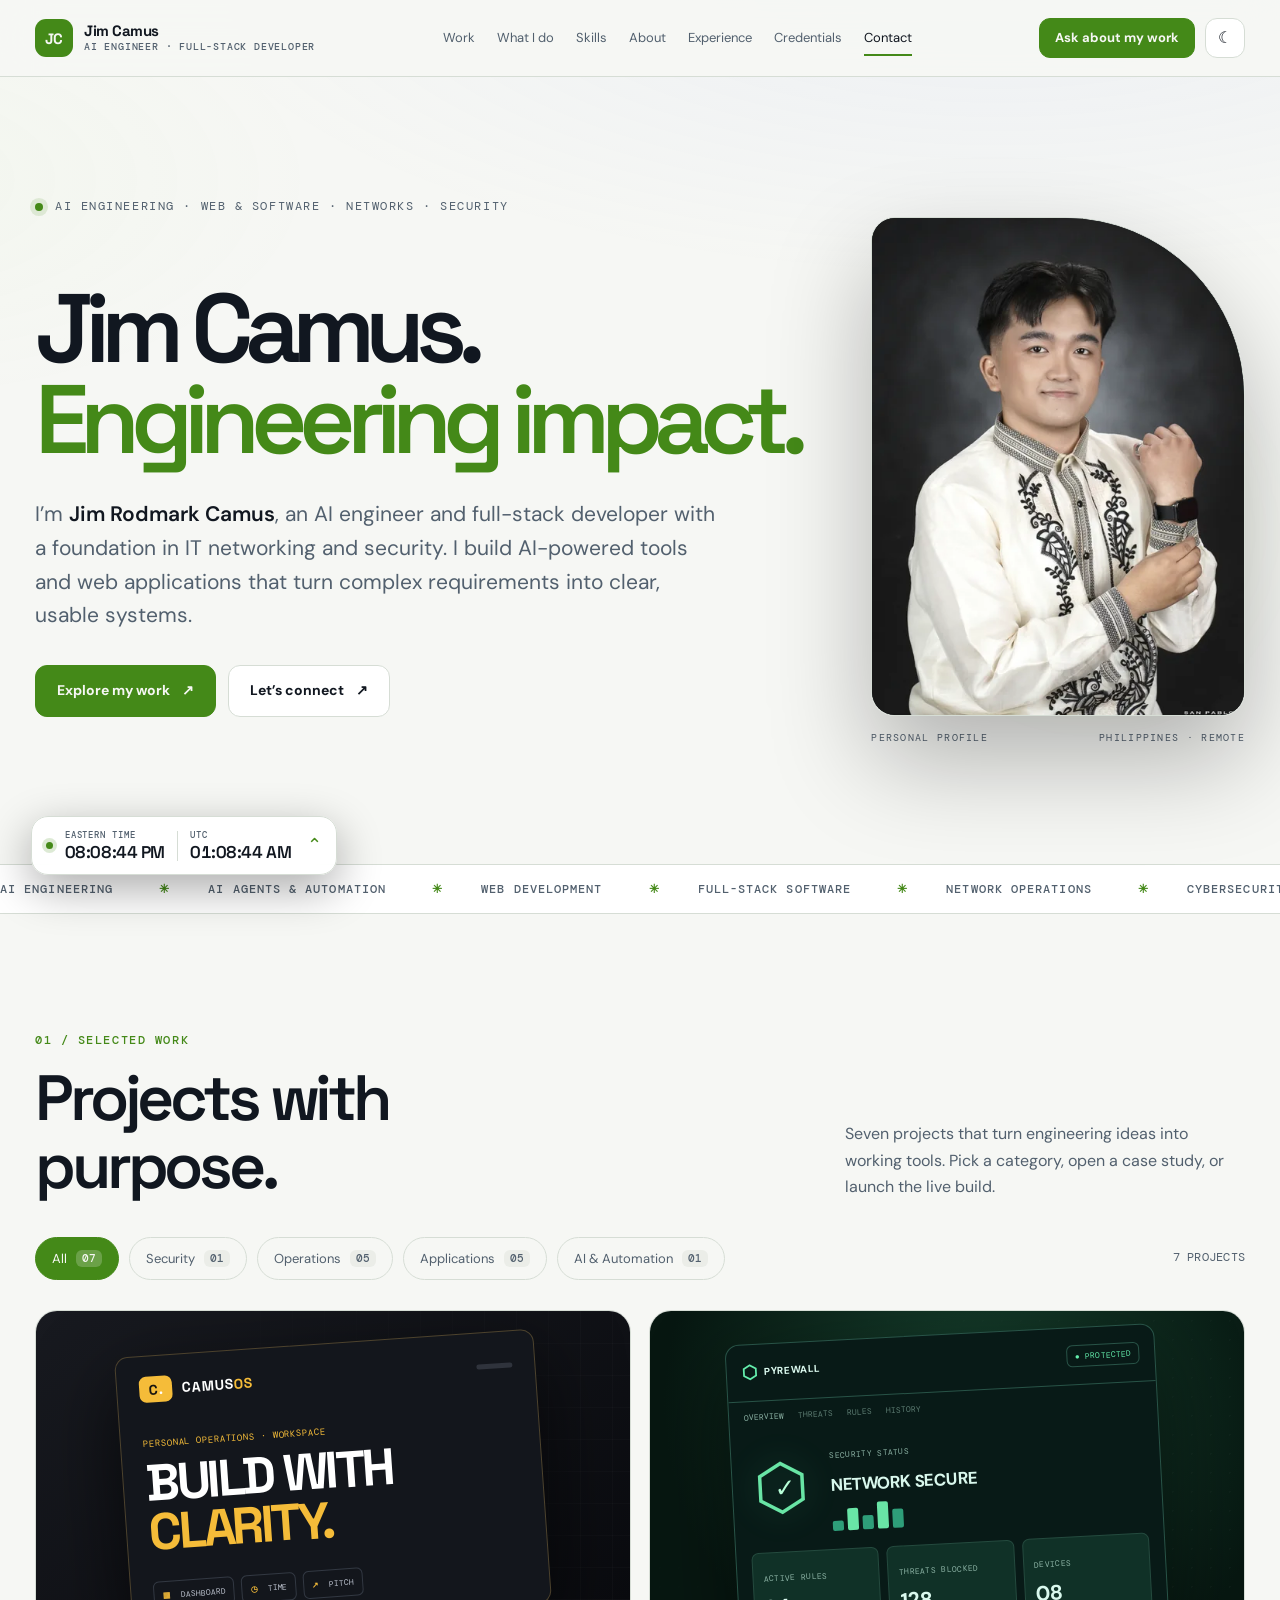
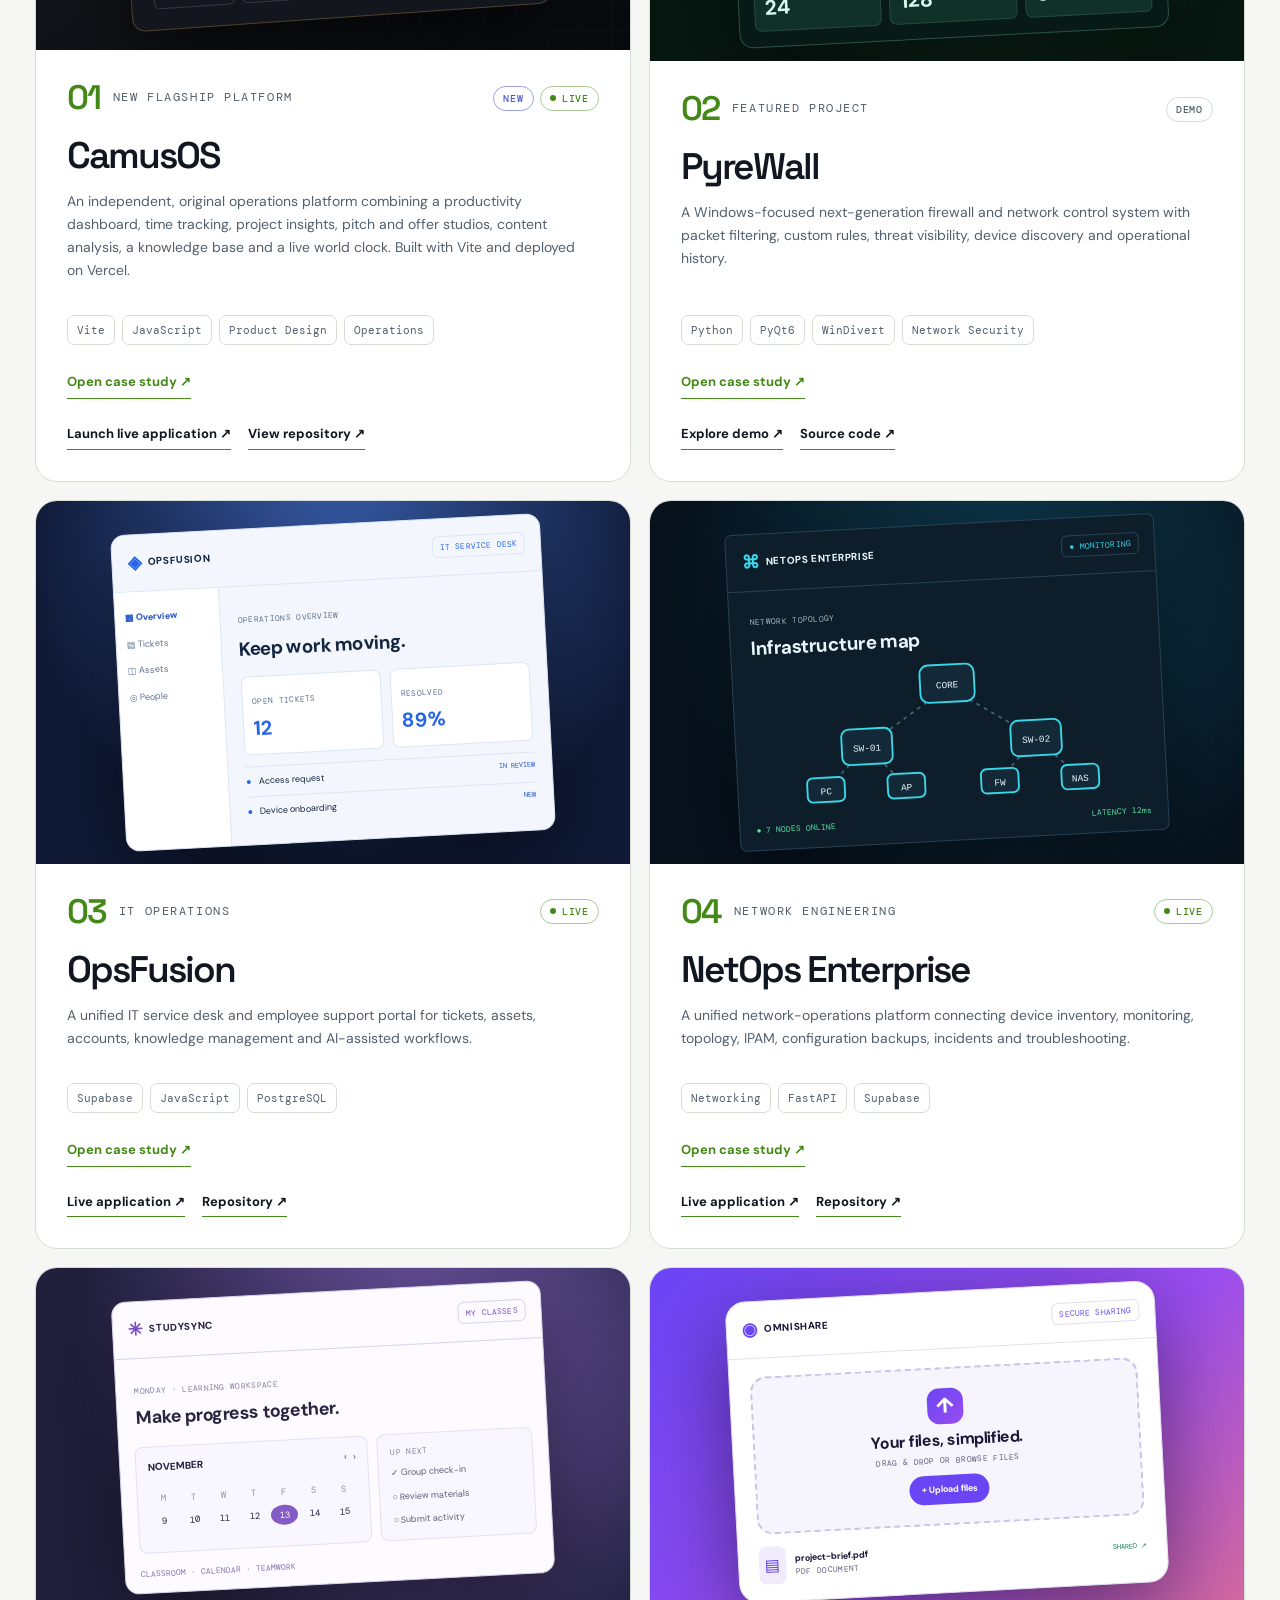
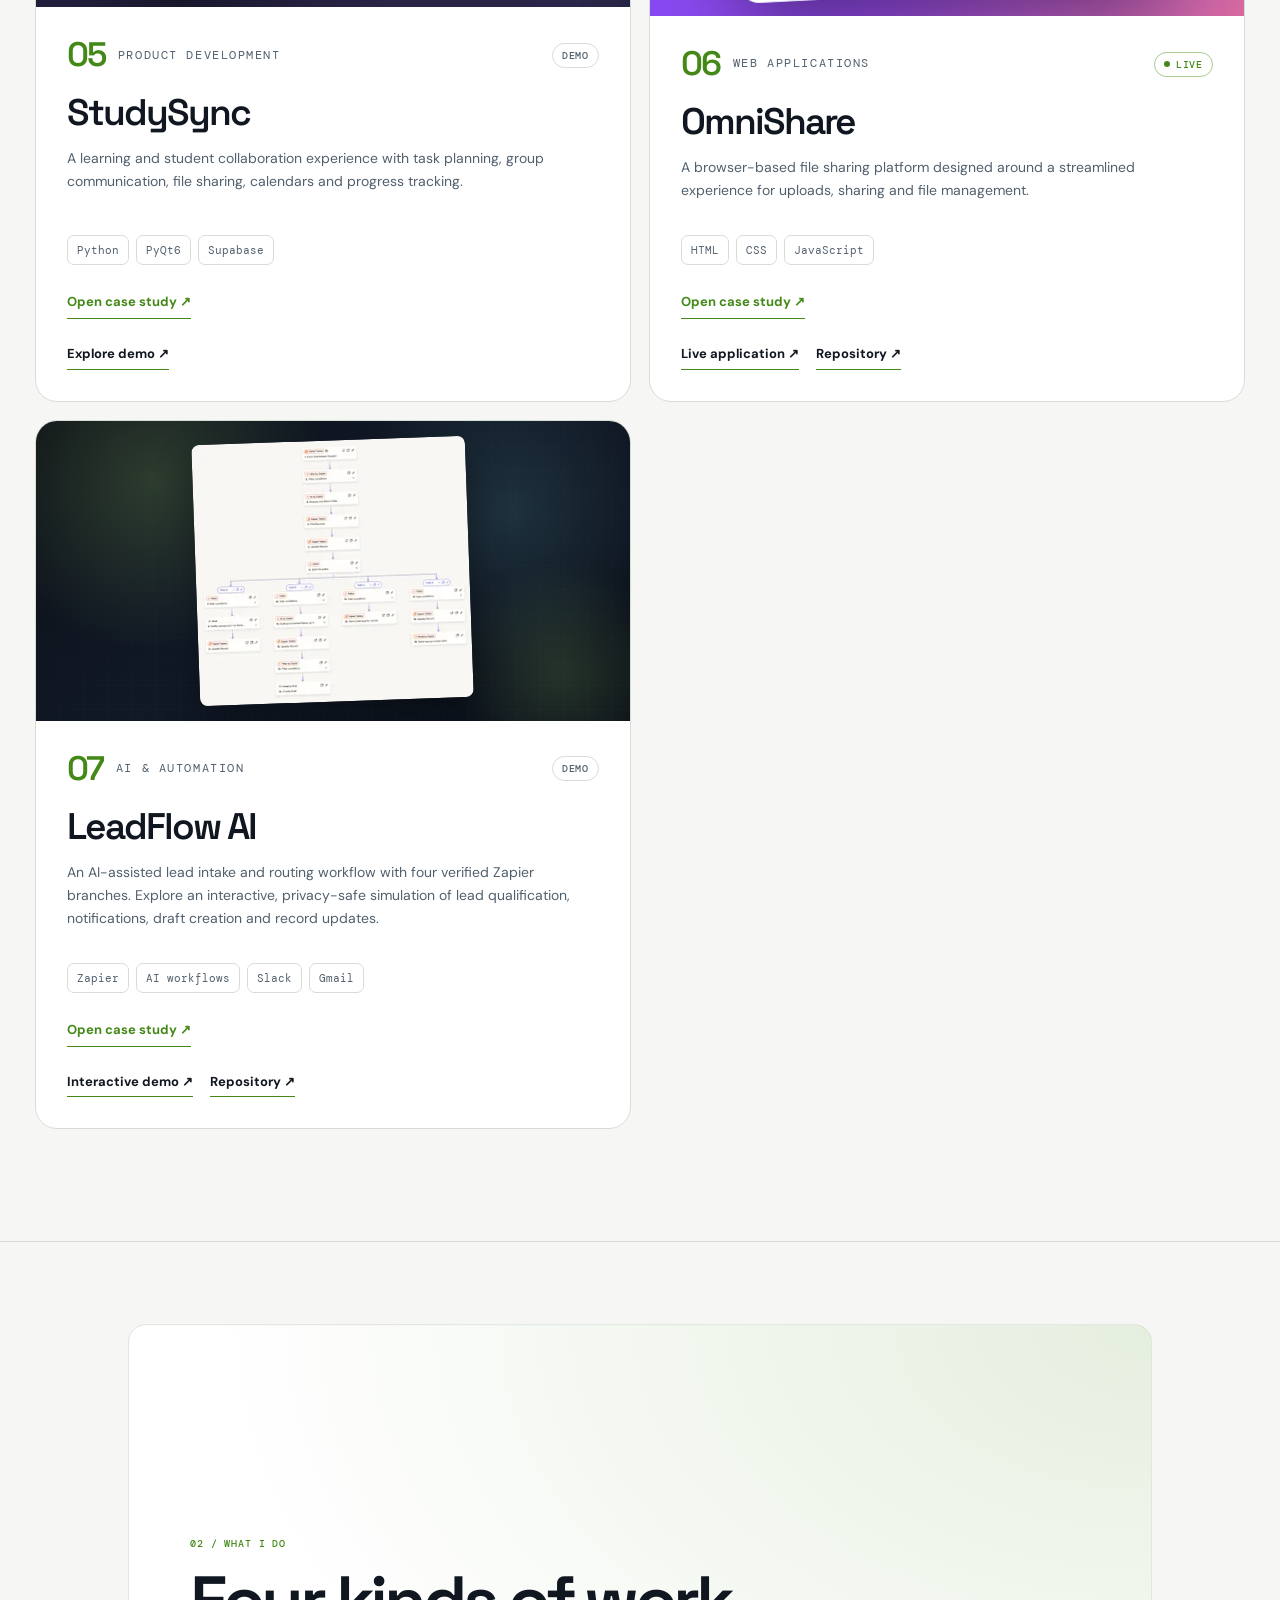
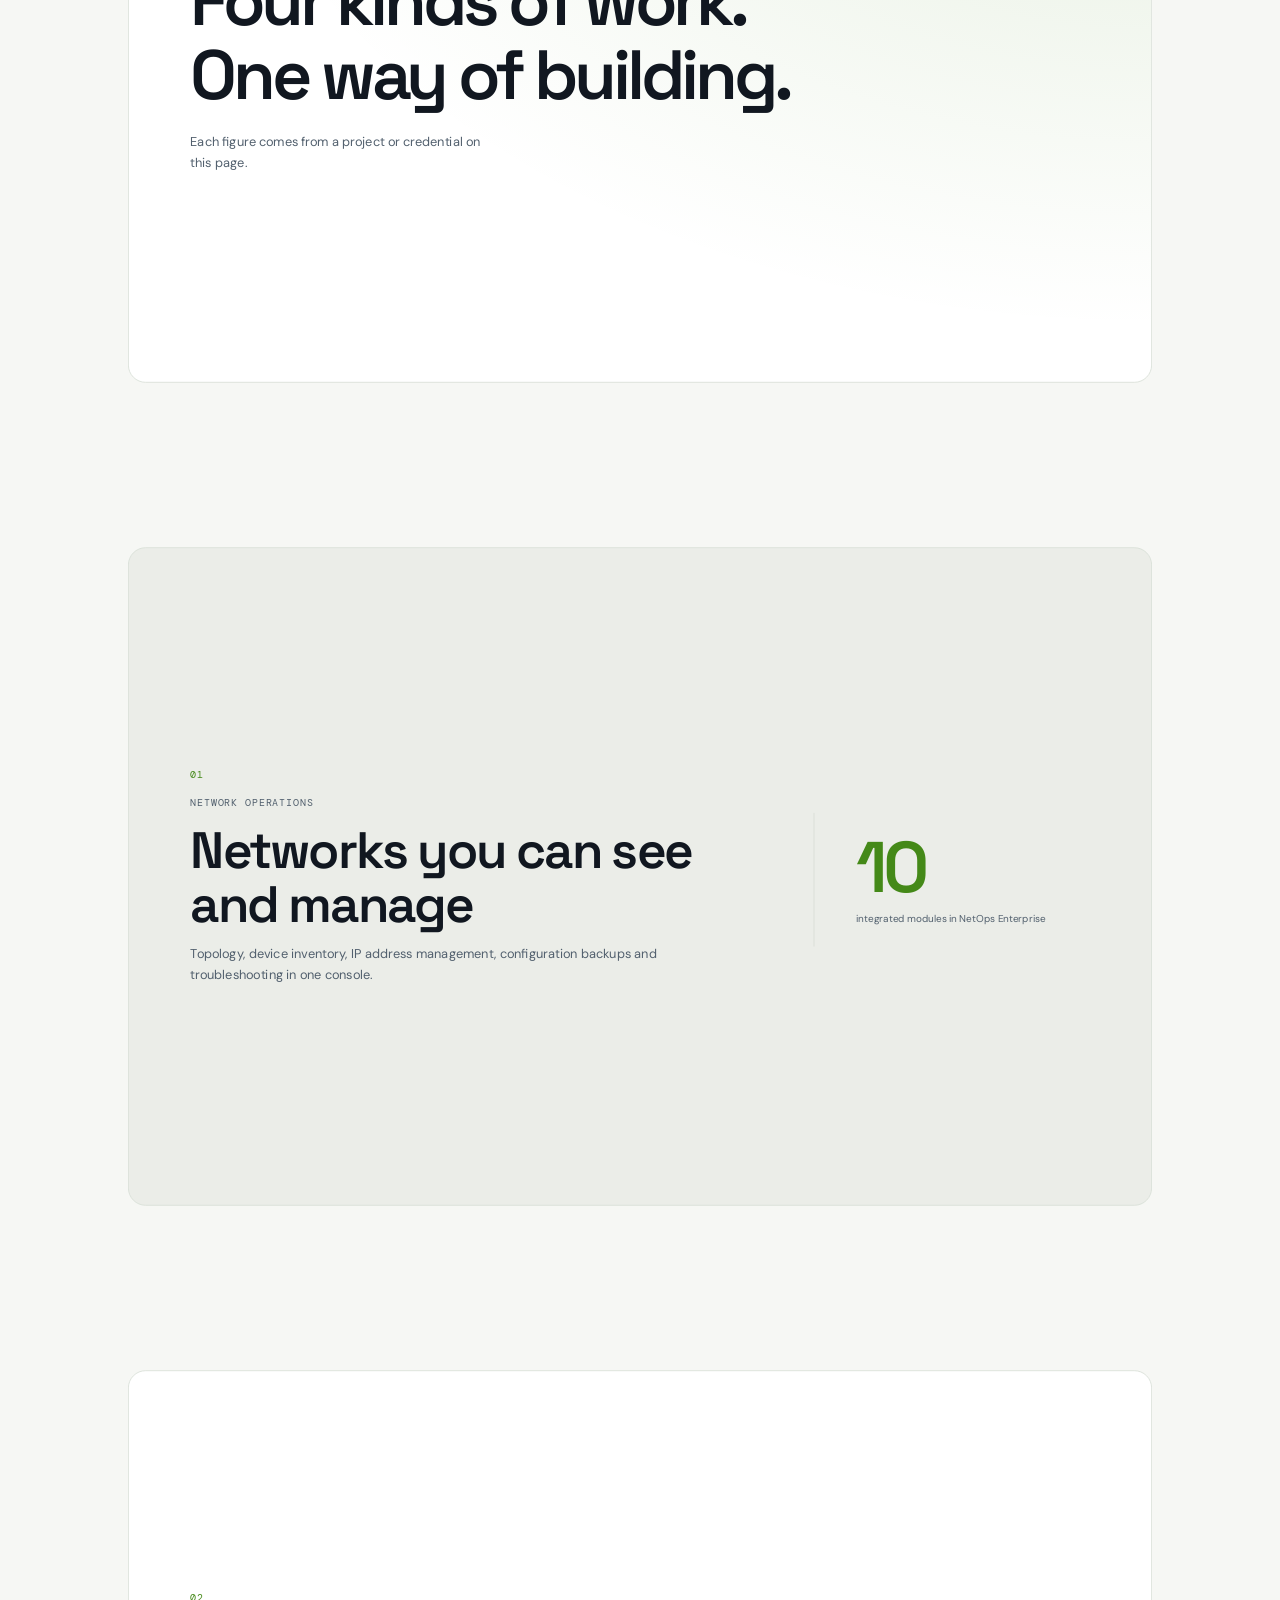
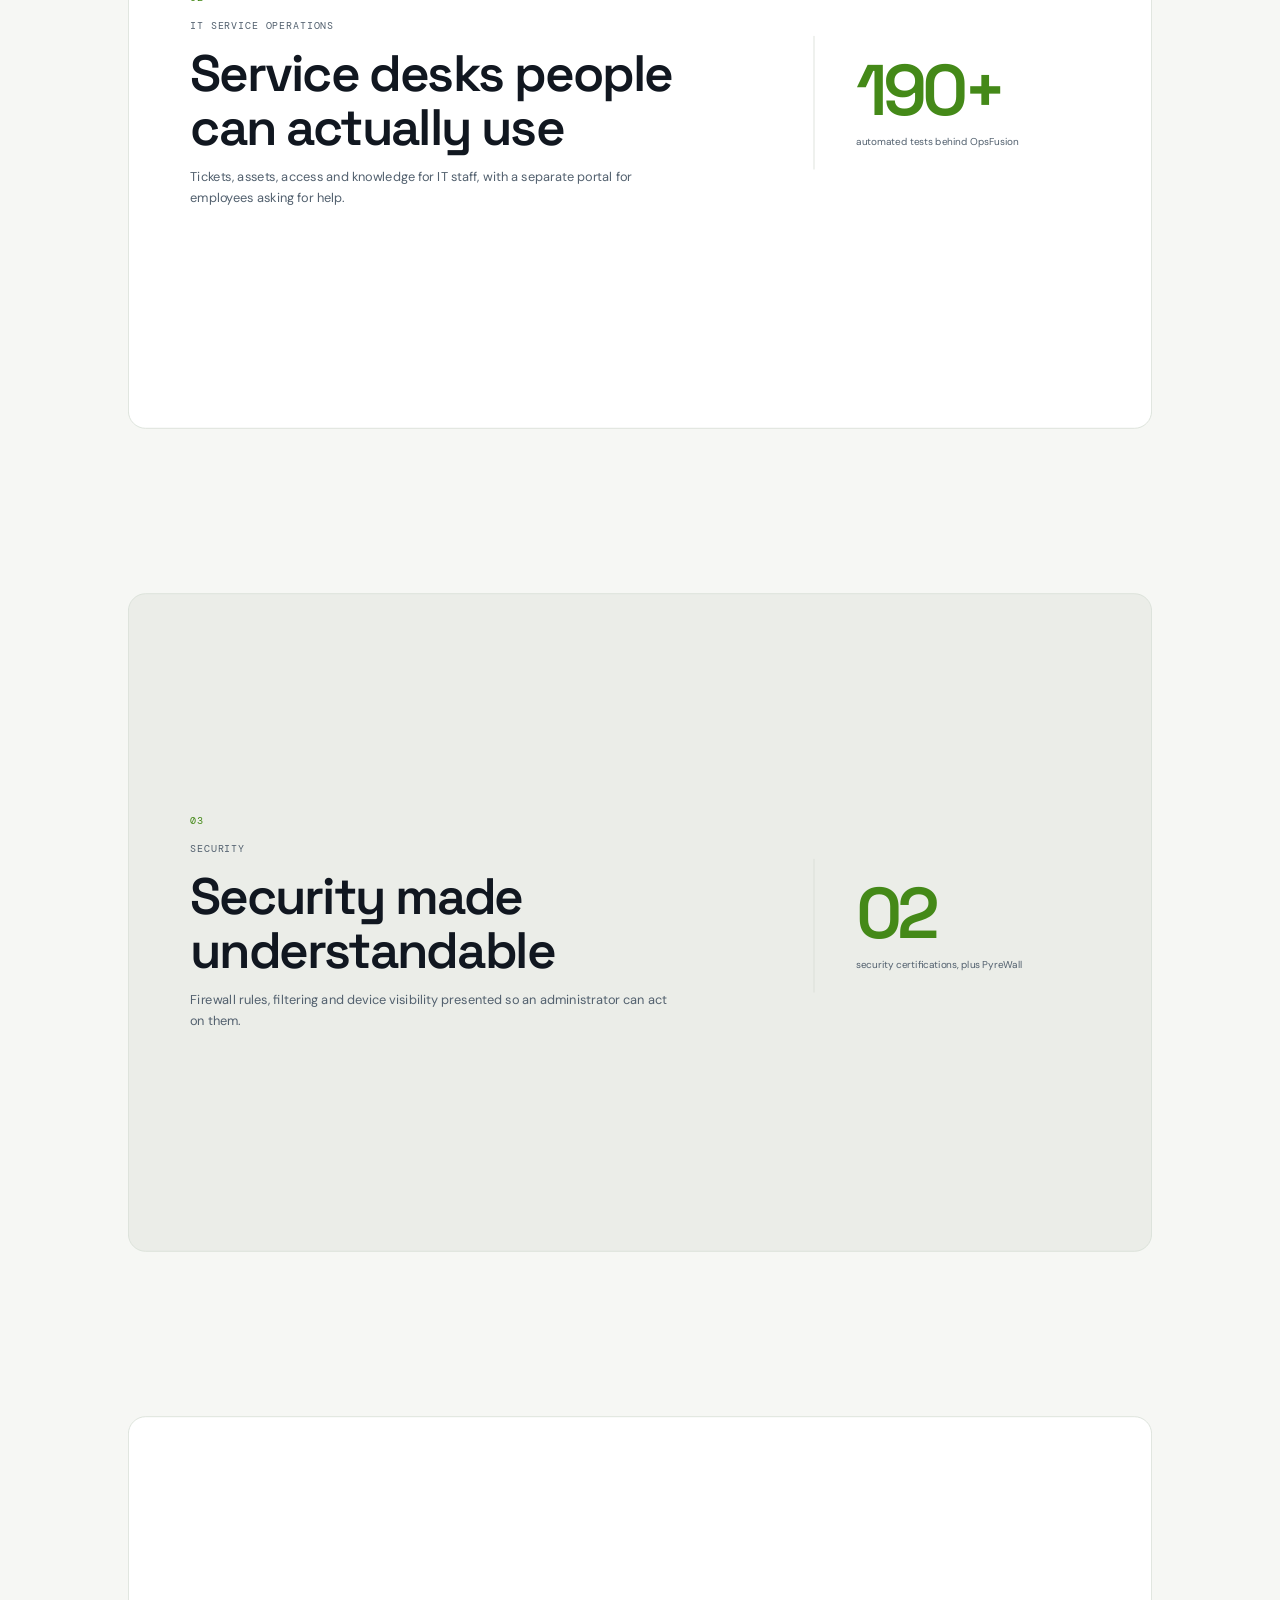
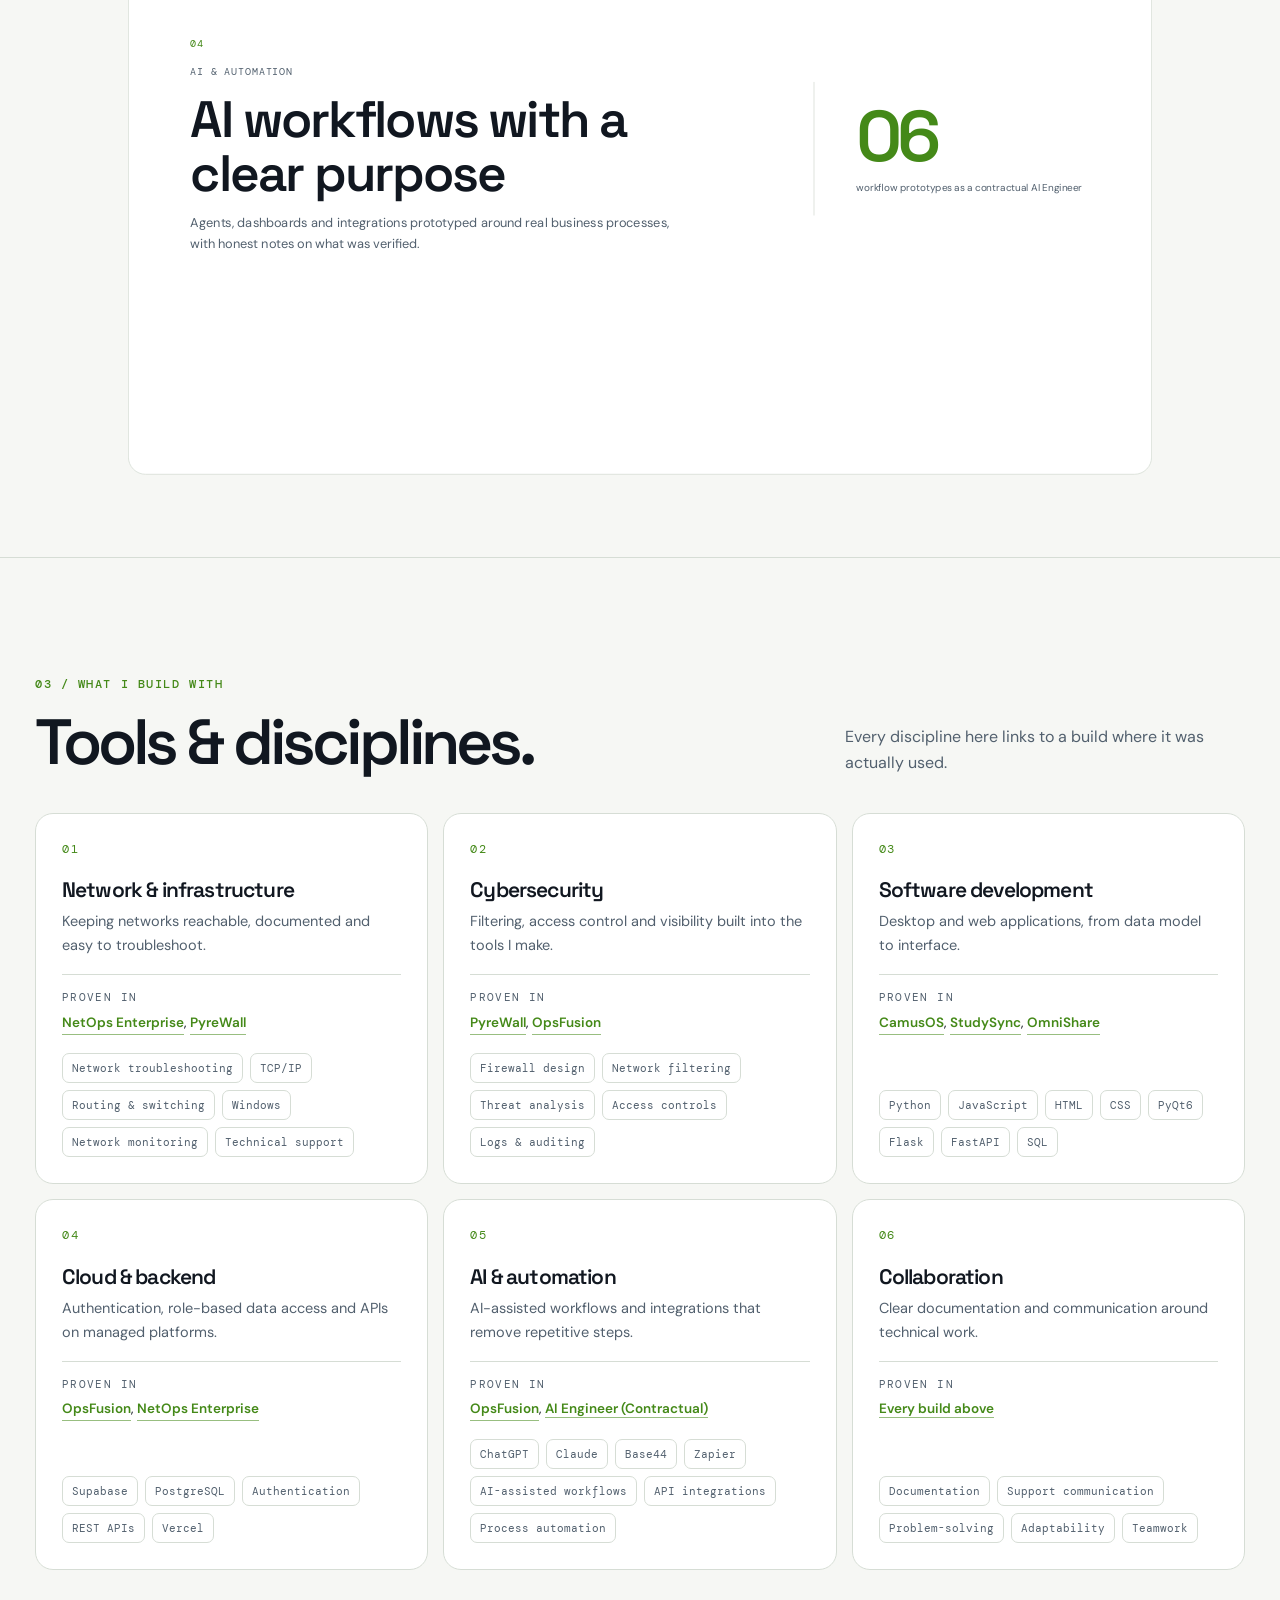
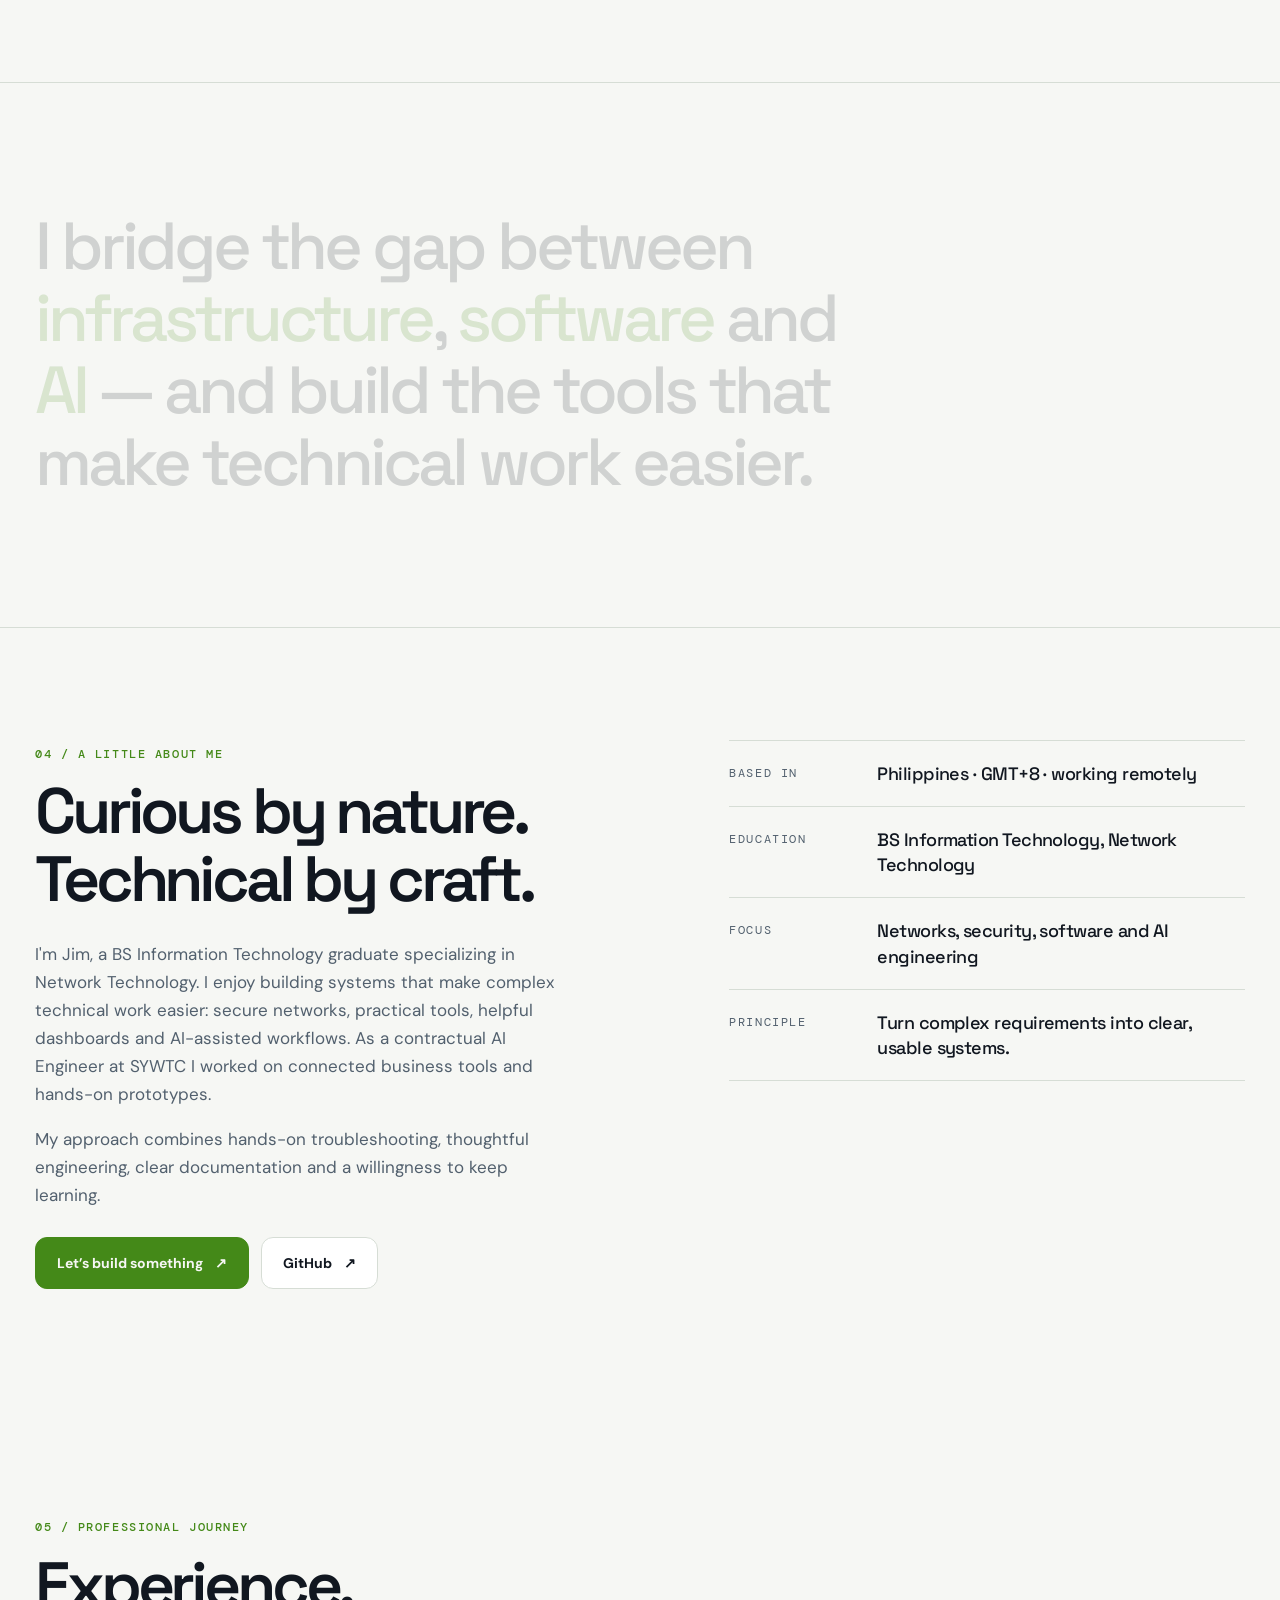
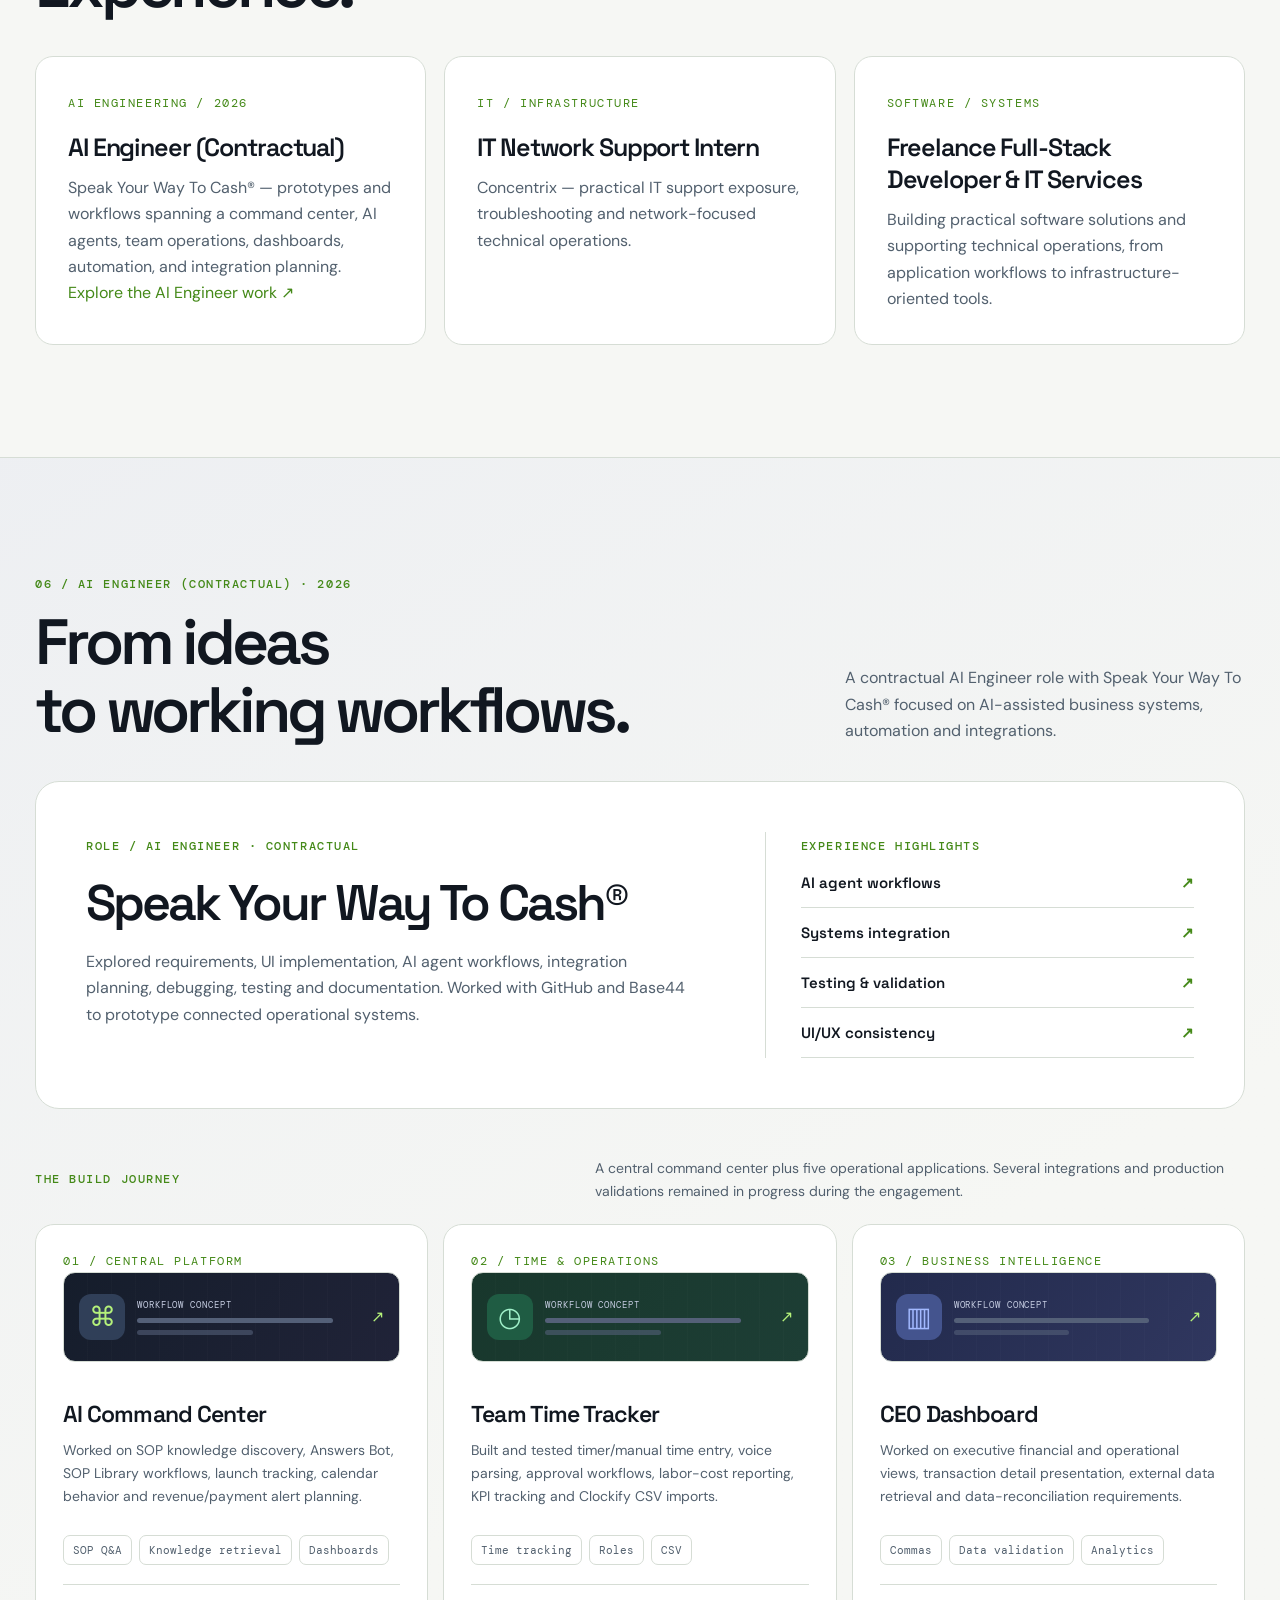
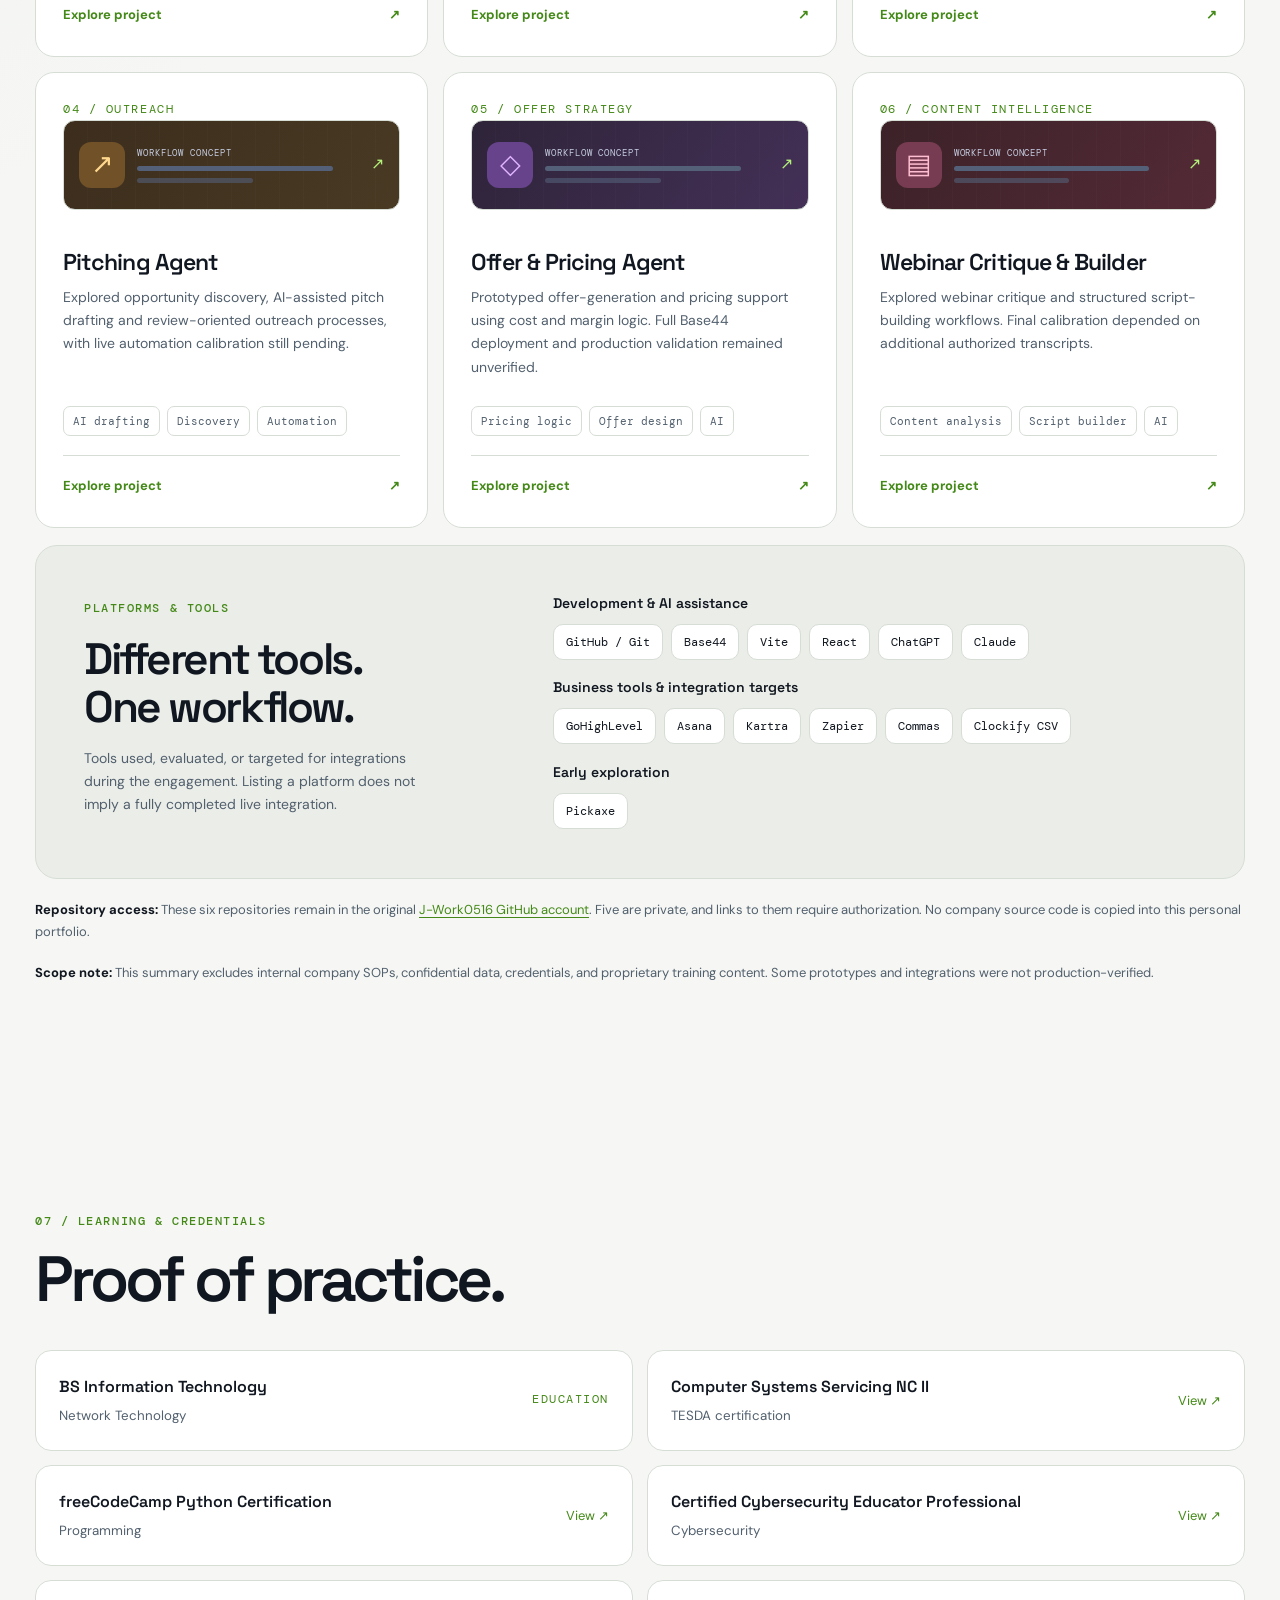
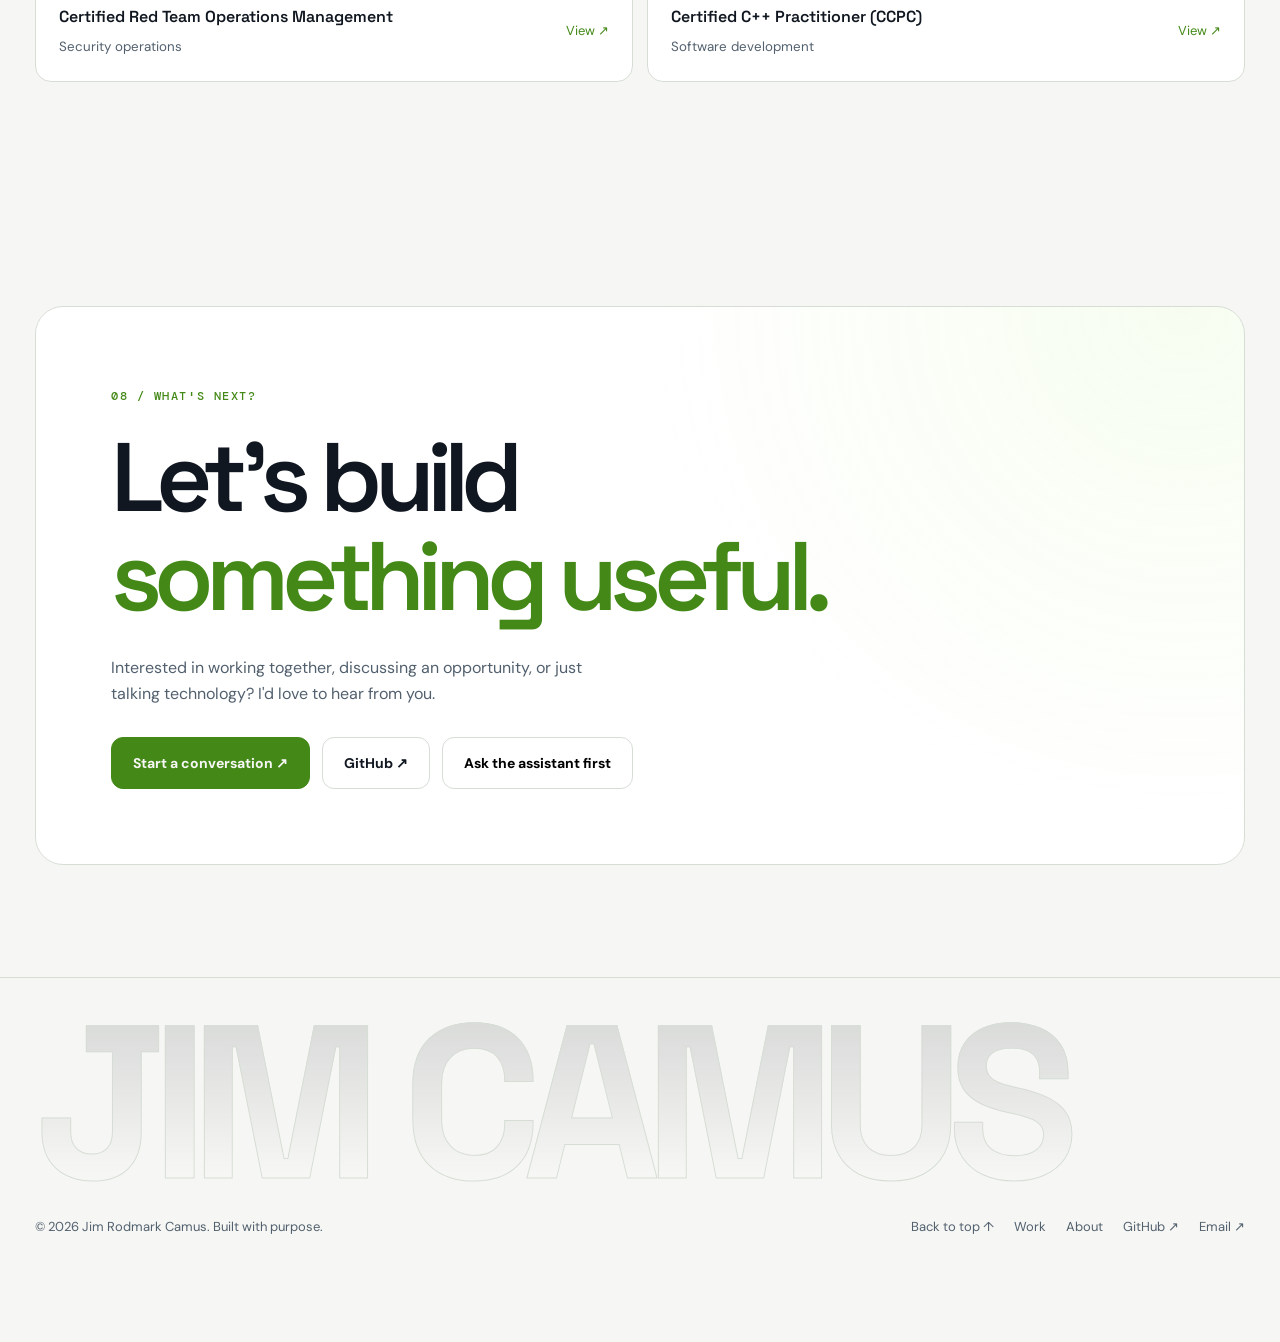
<file: index.html>
<!doctype html>
<html lang="en" data-theme="dark">
<head>
<meta charset="utf-8">
<meta name="viewport" content="width=device-width,initial-scale=1">
<meta name="theme-color" content="#090b10">
<link rel="icon" type="image/svg+xml" href="/favicon.svg?v=2">
<meta name="description" content="Jim Rodmark Camus — IT, Network Operations, Cybersecurity and Software Engineering. Explore selected projects, skills, experience and credentials.">
<meta property="og:title" content="Jim Rodmark Camus — Engineer & Builder">
<meta property="og:description" content="Engineering practical systems across networks, security, automation and software.">
<meta property="og:type" content="website">
<link rel="canonical" href="https://jimcamus.vercel.app/">
<meta name="robots" content="index,follow,max-image-preview:large">
<meta property="og:url" content="https://jimcamus.vercel.app/">
<meta property="og:site_name" content="Jim Rodmark Camus | Portfolio">
<meta property="og:image" content="https://jimcamus.vercel.app/assets/profile/Ghost.png">
<meta name="twitter:card" content="summary_large_image">
<meta name="twitter:title" content="Jim Rodmark Camus — Software, Network & AI Engineering">
<meta name="twitter:description" content="Explore practical systems across IT operations, network security, software and AI workflows.">
<title>Jim Rodmark Camus — Software, Network & AI Engineering</title>
<script type="application/ld+json">{"@context":"https://schema.org","@type":"Person","name":"Jim Rodmark Camus","url":"https://jimcamus.vercel.app/","sameAs":["https://github.com/Sachibara"],"jobTitle":"IT & Software Engineering Professional","knowsAbout":["Network Operations","Cybersecurity","Python","Full-Stack Development","AI Workflow Automation"]}</script>
<link rel="preload" href="/assets/fonts/space-grotesk-latin-wght-normal.woff2" as="font" type="font/woff2" crossorigin>
<link rel="preload" href="/assets/fonts/dm-sans-latin-wght-normal.woff2" as="font" type="font/woff2" crossorigin>
<style>
/* Fonts are self-hosted (SIL Open Font License) so the page makes no third-party requests. */
@font-face{font-family:"Space Grotesk";font-style:normal;font-weight:300 700;font-display:swap;src:url("/assets/fonts/space-grotesk-latin-wght-normal.woff2") format("woff2")}
@font-face{font-family:"DM Sans";font-style:normal;font-weight:100 1000;font-display:swap;src:url("/assets/fonts/dm-sans-latin-wght-normal.woff2") format("woff2")}
@font-face{font-family:"DM Mono";font-style:normal;font-weight:400;font-display:swap;src:url("/assets/fonts/dm-mono-latin-400-normal.woff2") format("woff2")}
@font-face{font-family:"DM Mono";font-style:normal;font-weight:500;font-display:swap;src:url("/assets/fonts/dm-mono-latin-500-normal.woff2") format("woff2")}
:root{color-scheme:dark;--bg:#090b10;--panel:#11141b;--panel2:#181c25;--ink:#f4f5f8;--muted:#a3a9b5;--line:#292e38;--accent:#b4f17a;--accent2:#92a7ff;--radius:22px;--width:1210px}
html[data-theme=light]{color-scheme:light;--bg:#f6f7f4;--panel:#fff;--panel2:#ebede8;--ink:#111720;--muted:#52606e;--line:#d6ddd5;--accent:#448918;--accent2:#475acf}
*{box-sizing:border-box}html{scroll-behavior:smooth}body{margin:0;background:var(--bg);color:var(--ink);font:16px/1.65 "DM Sans",sans-serif;overflow-x:hidden}body::before{content:"";position:fixed;inset:0;pointer-events:none;background:radial-gradient(ellipse 65% 36% at 78% -5%,rgba(146,167,255,.09),transparent),radial-gradient(ellipse 35% 25% at -10% 20%,rgba(180,241,122,.045),transparent);z-index:-1}
a{color:inherit;text-decoration:none}button{font:inherit;cursor:pointer}img{max-width:100%;display:block}::selection{background:var(--accent);color:var(--bg)}:focus-visible{outline:2px solid var(--accent);outline-offset:4px}
.wrap{width:min(calc(100% - 48px),var(--width));margin:auto}.mono{font-family:"DM Mono",monospace;font-size:12px;letter-spacing:.13em;text-transform:uppercase}.muted{color:var(--muted)}.accent{color:var(--accent)}.line{border-top:1px solid var(--line)}.skip{position:absolute;top:-100px;left:12px;padding:12px;background:var(--accent);color:var(--bg);z-index:100}.skip:focus{top:12px}
header{position:sticky;top:0;z-index:50;backdrop-filter:blur(22px);background:color-mix(in srgb,var(--bg) 88%,transparent);border-bottom:1px solid var(--line)}.nav{height:76px;display:flex;align-items:center;justify-content:space-between;gap:20px}.wordmark{font:700 20px "Space Grotesk",sans-serif;letter-spacing:-.06em}.wordmark span{color:var(--accent)}.nav-links{display:flex;gap:26px;align-items:center}.nav-links a{font-size:13px;color:var(--muted);transition:color .2s}.nav-links a:hover{color:var(--ink)}.nav-end{display:flex;gap:10px;align-items:center}.icon-btn{width:40px;height:40px;border:1px solid var(--line);border-radius:12px;color:var(--ink);background:var(--panel)}.menu-btn{display:none}.mobile-nav{display:none}
.hero{padding:120px 0 118px;position:relative}.hero-top{display:flex;align-items:center;gap:12px}.live-dot{width:8px;height:8px;border-radius:50%;background:var(--accent);box-shadow:0 0 0 5px color-mix(in srgb,var(--accent) 13%,transparent)}.hero h1{font:600 clamp(64px,10.3vw,152px)/.94 "Space Grotesk",sans-serif;letter-spacing:-.093em;max-width:1150px;margin:38px 0 33px}.hero h1 em{font-style:normal;color:var(--accent)}.hero-bottom{display:flex;justify-content:space-between;gap:40px;align-items:end}.hero-copy{max-width:620px;color:var(--muted);font-size:clamp(17px,2vw,21px);line-height:1.6}.hero-copy strong{color:var(--ink);font-weight:600}.hero-actions{display:flex;gap:12px;flex-wrap:wrap;margin-top:32px}.btn{display:inline-flex;align-items:center;justify-content:center;gap:12px;min-height:52px;padding:0 21px;border:1px solid var(--line);border-radius:12px;font-weight:700;font-size:14px;transition:transform .2s,background .2s,border-color .2s}.btn:hover{transform:translateY(-3px)}.btn.primary{background:var(--accent);color:var(--bg);border-color:var(--accent)}.btn.secondary{background:var(--panel)}.hero-aside{min-width:178px;text-align:right}.scroll-icon{font:400 64px/1 "Space Grotesk";color:var(--accent);display:block}.hero-aside .mono{display:block;margin-top:12px;color:var(--muted)}
.ticker{border-block:1px solid var(--line);overflow:hidden;padding:16px 0;background:var(--panel)}/* Two identical groups; each is wider than the widest screen, and moving the track by exactly
   one group (50%) lands on an identical frame, so the loop never jumps or shows an empty end. */
.ticker-track{display:flex;width:max-content;animation:marquee 157s linear infinite;will-change:transform}
.ticker-group{display:flex;flex:none;gap:38px;padding-right:38px}.ticker-item{color:var(--muted);font:500 12px "DM Mono";letter-spacing:.09em;white-space:nowrap}.ticker-item b{color:var(--accent);padding-left:38px}@keyframes marquee{to{transform:translateX(-50%)}}
.section{padding:112px 0}.section-head{display:flex;justify-content:space-between;align-items:end;gap:25px;margin-bottom:36px}.section-title{font:600 clamp(38px,5vw,68px)/1.06 "Space Grotesk";letter-spacing:-.065em;margin:12px 0 0}.section-desc{max-width:400px;color:var(--muted);margin:0}.kicker{color:var(--accent);font-weight:500}
.filters{display:flex;flex-wrap:wrap;gap:10px;margin:25px 0 30px}.filter{background:transparent;color:var(--muted);border:1px solid var(--line);border-radius:999px;padding:10px 16px;font-size:13px}.filter[aria-pressed=true],.filter:hover{background:var(--accent);border-color:var(--accent);color:var(--bg)}
.projects{display:grid;grid-template-columns:repeat(12,1fr);gap:18px}.project{grid-column:span 6;min-height:470px;border:1px solid var(--line);border-radius:var(--radius);background:var(--panel);overflow:hidden;display:flex;flex-direction:column;transition:border-color .25s,transform .25s}.project:hover{border-color:color-mix(in srgb,var(--accent) 55%,var(--line));transform:translateY(-5px)}.project.featured{grid-column:span 12;display:grid;grid-template-columns:1.1fr 1fr;min-height:460px}.visual{min-height:225px;padding:32px;display:grid;place-items:center;position:relative;overflow:hidden;background:radial-gradient(circle at 65% 30%,rgba(146,167,255,.16),transparent 50%),linear-gradient(135deg,#151a25,#0b0e14)}.featured .visual{min-height:460px;order:2}.visual::before{content:"";position:absolute;inset:0;opacity:.16;background-image:linear-gradient(#fff2 1px,transparent 1px),linear-gradient(90deg,#fff2 1px,transparent 1px);background-size:32px 32px;mask-image:linear-gradient(90deg,transparent,#000)}.mock{position:relative;width:min(88%,410px);border:1px solid #41485a;box-shadow:0 30px 80px #0009;border-radius:12px;transform:rotate(-5deg);background:#131a27;color:#d5dfed;overflow:hidden;transition:transform .4s}.project:hover .mock{transform:rotate(-2deg) translateY(-6px)}.mock-top{height:29px;background:#1e2735;border-bottom:1px solid #303c4e;display:flex;gap:5px;align-items:center;padding:0 12px}.mock-top i{width:6px;height:6px;border-radius:50%;background:#718099}.mock-body{padding:19px}.mock-title{font:600 16px "Space Grotesk";letter-spacing:-.04em}.mock-bars{display:flex;gap:8px;margin:18px 0}.mock-bars i{display:block;flex:1;height:40px;border-radius:5px;background:linear-gradient(125deg,#283c47,#273947)}.mock-bars i:nth-child(2){background:linear-gradient(125deg,#3a3750,#222e50)}.mock-bars i:nth-child(3){background:linear-gradient(125deg,#304f40,#264038)}.mock-rows{display:grid;gap:8px}.mock-rows span{height:9px;border-radius:3px;background:#283346}.mock-rows span:nth-child(2){width:87%}.mock-rows span:nth-child(3){width:64%}.mock-code{font:11px/1.8 "DM Mono";color:#aee6c4}.project-content{padding:31px;display:flex;flex-direction:column;flex:1}.project-index{display:flex;justify-content:space-between;color:var(--muted);margin-bottom:25px}.project h3{font:600 clamp(26px,3vw,37px)/1.13 "Space Grotesk";letter-spacing:-.055em;margin:0 0 13px}.project p{color:var(--muted);font-size:14px;margin:0 0 18px;max-width:520px}.tags{display:flex;gap:7px;flex-wrap:wrap;margin-top:auto;padding-top:15px}.tag{font:11px "DM Mono";border:1px solid var(--line);padding:7px 9px;border-radius:7px;color:var(--muted)}.project-links{display:flex;gap:17px;margin-top:24px}.project-links a{font-weight:700;font-size:13px;border-bottom:1px solid var(--accent);padding-bottom:4px}.project[hidden]{display:none}
.about-grid{display:grid;grid-template-columns:1.1fr .9fr;gap:55px;align-items:start}.statement{font:500 clamp(28px,3.8vw,48px)/1.23 "Space Grotesk";letter-spacing:-.055em;margin:0}.about-copy{color:var(--muted);font-size:17px;max-width:530px}.stat-grid{display:grid;grid-template-columns:1fr 1fr;gap:13px;margin-top:25px}.stat{padding:24px;border:1px solid var(--line);border-radius:16px;background:var(--panel)}.stat strong{display:block;font:600 27px "Space Grotesk";letter-spacing:-.05em}.stat span{font-size:13px;color:var(--muted)}
.experience{display:grid;grid-template-columns:repeat(3,1fr);gap:18px}.exp-card{border:1px solid var(--line);background:var(--panel);border-radius:18px;padding:32px}.exp-card .mono{color:var(--accent)}.exp-card h3{font:600 25px "Space Grotesk";letter-spacing:-.045em;margin:16px 0 12px}.exp-card p{color:var(--muted);margin:0}
.skill-grid{display:grid;grid-template-columns:repeat(3,1fr);gap:15px}.skill{background:var(--panel);border:1px solid var(--line);border-radius:18px;padding:28px}.skill h3{font:600 20px "Space Grotesk";margin:0 0 16px}.skill p{color:var(--muted);font-size:14px;margin:0}
.credential-list{display:grid;grid-template-columns:repeat(2,1fr);gap:14px}.credential{border:1px solid var(--line);background:var(--panel);border-radius:16px;padding:23px;display:flex;justify-content:space-between;align-items:center;gap:18px}.credential strong{font:600 16px "Space Grotesk"}.credential small{display:block;color:var(--muted);margin-top:5px}.credential a{flex-shrink:0;color:var(--accent);font-size:13px}
.contact{border:1px solid var(--line);background:radial-gradient(circle at 95% 0%,rgba(180,241,122,.11),transparent 42%),var(--panel);border-radius:28px;padding:clamp(35px,6vw,75px)}.contact h2{font:600 clamp(40px,7.6vw,102px)/1.02 "Space Grotesk";letter-spacing:-.08em;max-width:820px;margin:20px 0 28px}.contact p{color:var(--muted);max-width:480px}.contact-actions{display:flex;gap:12px;flex-wrap:wrap;margin-top:30px}
footer{padding:35px 0 55px}.footer{display:flex;justify-content:space-between;flex-wrap:wrap;gap:18px;color:var(--muted);font-size:13px}.footer a:hover{color:var(--accent)}
.reveal{opacity:1;transform:none;transition:opacity .65s ease,transform .65s ease}html.js-motion .reveal{opacity:0;transform:translateY(24px)}.reveal.visible{opacity:1;transform:none}
@media(max-width:850px){.nav-links{display:none}.menu-btn{display:block}.mobile-nav.open{display:flex;flex-direction:column;gap:12px;padding:0 24px 24px}.mobile-nav a{padding:8px 0;color:var(--muted)}.hero{padding:83px 0}.hero h1{font-size:clamp(58px,12vw,95px)}.project.featured{display:flex}.featured .visual{order:0;min-height:280px}.projects .project{grid-column:span 12}.about-grid,.experience{grid-template-columns:1fr}.skill-grid{grid-template-columns:repeat(2,1fr)}.section{padding:82px 0}}
@media(max-width:600px){.wrap{width:min(calc(100% - 32px),var(--width))}.hero h1{font-size:clamp(53px,13vw,80px)}.hero-bottom{display:block}.hero-aside{display:none}.section-head{display:block}.section-desc{margin-top:20px}.skill-grid,.credential-list{grid-template-columns:1fr}.contact{padding:30px}.project-content{padding:24px}.footer{display:block}.footer a{display:inline-block;margin:12px 14px 0 0}}
@media(prefers-reduced-motion:reduce){html{scroll-behavior:auto}*,*:before,*:after{animation-duration:.01ms!important;transition-duration:.01ms!important}.reveal{opacity:1;transform:none}}

.hero-layout{display:grid;grid-template-columns:minmax(0,1.55fr) minmax(250px,.75fr);gap:clamp(30px,5vw,78px);align-items:center}.hero-intro{min-width:0}.hero-layout h1{font-size:clamp(54px,7.6vw,116px);margin-top:36px}.hero-layout .hero-bottom{display:block}.hero-layout .hero-aside{display:none}.hero-portrait{position:relative;align-self:center}.portrait-frame{height:clamp(310px,39vw,530px);overflow:hidden;border:1px solid var(--line);border-radius:190px 190px 24px 24px;background:radial-gradient(circle at 50% 30%,#2b3441,#15191f 65%);position:relative;box-shadow:0 45px 100px rgba(0,0,0,.28)}.portrait-frame img{width:100%;height:100%;object-fit:cover;object-position:center top;position:relative;z-index:2}.portrait-fallback{position:absolute;inset:0;display:grid;place-items:center;color:var(--accent);font:700 90px "Space Grotesk";letter-spacing:-.09em}.portrait-caption{display:flex;justify-content:space-between;gap:10px;margin-top:14px;color:var(--muted);font-size:10px}
.sywtc-section{background:linear-gradient(150deg,color-mix(in srgb,var(--accent2) 5%,var(--bg)),var(--bg) 45%)}.sywtc-lead{display:grid;grid-template-columns:1.2fr .8fr;gap:35px;border:1px solid var(--line);border-radius:24px;background:var(--panel);padding:clamp(26px,4vw,50px)}.sywtc-lead h3{font:600 clamp(29px,4vw,50px)/1.1 "Space Grotesk";letter-spacing:-.06em;margin:18px 0}.sywtc-lead p{color:var(--muted);margin:0;max-width:610px}.sywtc-focus{border-left:1px solid var(--line);padding-left:35px}.focus-row{padding:15px 0;border-bottom:1px solid var(--line);display:flex;justify-content:space-between;font:600 15px "Space Grotesk"}.focus-row span{color:var(--accent)}.sywtc-subhead{display:flex;align-items:center;justify-content:space-between;gap:20px;margin:48px 0 21px}.sywtc-subhead p{max-width:650px;font-size:14px;margin:0}.trial-grid{display:grid;grid-template-columns:repeat(3,1fr);gap:15px}.trial-card{padding:27px;border:1px solid var(--line);border-radius:19px;background:var(--panel);display:flex;flex-direction:column;min-height:292px;transition:transform .2s,border-color .2s}.trial-card:hover{transform:translateY(-3px);border-color:var(--accent)}.trial-number{color:var(--accent)}.trial-card h3{font:600 23px/1.16 "Space Grotesk";letter-spacing:-.04em;margin:19px 0 11px}.trial-card p{color:var(--muted);font-size:14px;margin:0 0 12px}.trial-card .tags{margin-top:auto}.tool-panel{display:grid;grid-template-columns:.8fr 1.2fr;gap:40px;margin-top:17px;background:var(--panel2);border:1px solid var(--line);border-radius:22px;padding:clamp(28px,4vw,48px)}.tool-panel h3{font:600 clamp(28px,3.5vw,44px)/1.1 "Space Grotesk";letter-spacing:-.055em;margin:15px 0}.tool-panel p{color:var(--muted);font-size:14px;max-width:340px}.tool-collections{display:grid;gap:18px}.tool-collections h4{font:600 14px "Space Grotesk";margin:0 0 12px}.tool-tags{display:flex;gap:8px;flex-wrap:wrap}.tool-tags span{border:1px solid var(--line);background:var(--panel);border-radius:10px;padding:9px 12px;font:12px "DM Mono";color:var(--ink)}.trial-note{font-size:13px;color:var(--muted);margin:20px 0 0}.trial-note strong{color:var(--ink)}
@media(max-width:980px){.trial-grid{grid-template-columns:repeat(2,1fr)}.hero-layout{grid-template-columns:1.3fr .7fr}.hero-layout h1{font-size:clamp(48px,7vw,78px)}}@media(max-width:700px){.hero-layout{grid-template-columns:1fr}.hero-portrait{max-width:390px;width:100%;margin:0 auto}.hero-layout h1{font-size:clamp(53px,12vw,78px)}.sywtc-lead,.tool-panel{grid-template-columns:1fr}.sywtc-focus{border-left:0;border-top:1px solid var(--line);padding-left:0;padding-top:22px}.sywtc-subhead{display:block}.sywtc-subhead p{margin-top:12px}.trial-grid{grid-template-columns:1fr}.trial-card{min-height:auto}}

/* Motion system: progressive enhancement, with accessible fallback */
.scroll-progress{position:fixed;left:0;right:0;top:0;height:3px;z-index:100;pointer-events:none}.scroll-progress span{display:block;height:100%;width:100%;transform:scaleX(0);transform-origin:left;background:linear-gradient(90deg,var(--accent),var(--accent2));will-change:transform}
.cursor-glow{position:fixed;inset:0 auto auto 0;width:440px;height:440px;border-radius:50%;z-index:0;pointer-events:none;background:radial-gradient(circle,rgba(180,241,122,.065) 0%,rgba(146,167,255,.025) 38%,transparent 70%);opacity:0;transform:translate3d(-50%,-50%,0);transition:opacity .35s;will-change:transform}
body>header,body>main,body>footer{position:relative}body>header{position:sticky}body>main,body>footer{z-index:1}
.hero-headline .headline-line{display:block;overflow:hidden;padding:0 .04em .09em 0;margin-bottom:-.09em}.hero-headline .headline-line>span{display:block;animation:headline-up 1s cubic-bezier(.2,.8,.2,1) both}.hero-headline .headline-line:nth-child(2)>span{animation-delay:.18s}
.hero-enter{animation:rise-in .9s cubic-bezier(.2,.8,.2,1) both}.hero-enter-1{animation-delay:.08s}.hero-enter-2{animation-delay:.28s}.hero-enter-3{animation-delay:.38s}.hero-enter-4{animation-delay:.55s}
@keyframes headline-up{from{opacity:0;transform:translate3d(0,110%,0)}to{opacity:1;transform:translateZ(0)}}@keyframes rise-in{from{opacity:0;transform:translate3d(0,28px,0)}to{opacity:1;transform:translateZ(0)}}
.hero-portrait{transform-style:preserve-3d}.portrait-frame{transition:transform .45s cubic-bezier(.2,.7,.2,1),box-shadow .4s;will-change:transform}.portrait-frame:hover{box-shadow:0 55px 110px rgba(0,0,0,.4)}.portrait-frame img{transition:transform .8s cubic-bezier(.2,.7,.2,1)}.portrait-frame:hover img{transform:scale(1.045)}
.project{position:relative;isolation:isolate;transform-style:preserve-3d}.project::after{content:"";position:absolute;inset:0;pointer-events:none;border-radius:inherit;background:radial-gradient(320px circle at var(--mx,50%) var(--my,50%),rgba(180,241,122,.095),transparent 75%);opacity:0;transition:opacity .35s;z-index:0}.project:hover::after{opacity:1}.project>*{position:relative;z-index:1}.project .visual .mock{transform:rotate(-5deg);transition:transform .45s cubic-bezier(.2,.7,.2,1)}.project:hover .visual .mock{transform:rotate(-2deg) translateY(-7px) scale(1.025)}
.project-links a,.contact-actions .btn,.hero-actions .btn{transition:transform .25s,background .25s,border-color .25s,color .25s}.project-links a:hover{color:var(--accent)}.nav-links a{position:relative}.nav-links a::after{content:"";height:2px;position:absolute;left:0;right:100%;bottom:-7px;background:var(--accent);transition:right .25s}.nav-links a[aria-current=location]::after,.nav-links a:hover::after{right:0}.nav-links a[aria-current=location]{color:var(--ink)}
.section-title{transition:letter-spacing .5s}.section-head.visible .section-title{letter-spacing:-.065em}
.reveal{transition:opacity .82s cubic-bezier(.2,.7,.2,1),transform .82s cubic-bezier(.2,.7,.2,1)}html.js-motion .reveal{transform:translate3d(0,38px,0)}html.js-motion .reveal.visible{opacity:1;transform:translateZ(0)}.projects .project:nth-child(even),.trial-grid .trial-card:nth-child(even),.skill-grid .skill:nth-child(even){transition-delay:.08s}
.ticker:hover .ticker-track,.ticker:focus-within .ticker-track{animation-play-state:paused}
@media(hover:none),(pointer:coarse){.cursor-glow{display:none}.project::after{display:none}.portrait-frame{transform:none!important}}
@media(prefers-reduced-motion:reduce){.hero-headline .headline-line>span,.hero-enter{animation:none!important;opacity:1!important;transform:none!important}.scroll-progress span{transition:none}.cursor-glow{display:none}.portrait-frame,.portrait-frame img,.project,.project .visual .mock,.reveal{transition:none!important;transform:none!important}.ticker-track{animation:none!important}.project::after{display:none}}

/* Portfolio quality pass */
.nav-search{background:var(--panel);border:1px solid var(--line);color:var(--muted);border-radius:12px;padding:8px 11px;display:flex;gap:13px;align-items:center;font-size:12px}.nav-search:hover{border-color:var(--accent);color:var(--ink)}.nav-search kbd{font:10px "DM Mono";border:1px solid var(--line);border-radius:5px;padding:3px 5px}
.filter-count{align-self:center;margin-left:auto;color:var(--muted);letter-spacing:.02em}
.case-study-btn{margin-top:18px;align-self:flex-start;color:var(--accent);background:transparent;padding:8px 0;border:0;border-bottom:1px solid var(--accent);font:700 13px "DM Sans"}.case-study-btn:hover{color:var(--ink);border-color:var(--ink)}.case-study-btn span{display:inline-block;transition:transform .2s}.case-study-btn:hover span{transform:translate(3px,-3px)}
.portfolio-dialog{max-height:min(88vh,980px);width:min(92vw,760px);border:1px solid var(--line);border-radius:22px;padding:0;background:var(--panel);color:var(--ink);box-shadow:0 30px 120px #000b;overscroll-behavior:contain}.portfolio-dialog::backdrop{background:rgba(2,4,9,.78);backdrop-filter:blur(9px)}.portfolio-dialog[open]{animation:dialog-in .25s ease-out both}@keyframes dialog-in{from{opacity:0;transform:translateY(12px) scale(.99)}to{opacity:1;transform:none}}.dialog-inner{padding:clamp(22px,4vw,42px)}.dialog-top{display:flex;justify-content:space-between;align-items:center;gap:20px;margin-bottom:20px}.dialog-close{background:var(--panel2);border:1px solid var(--line);border-radius:10px;color:var(--ink);width:40px;height:40px}.dialog-close:hover{border-color:var(--accent)}.search-label{display:block;font:600 clamp(24px,4vw,36px) "Space Grotesk";letter-spacing:-.05em;margin-bottom:15px}.search-dialog input{width:100%;padding:16px;background:var(--bg);border:1px solid var(--line);border-radius:12px;color:var(--ink);font:16px "DM Sans"}.search-results{max-height:45vh;overflow-y:auto;margin-top:18px}.search-result{width:100%;display:flex;justify-content:space-between;gap:16px;text-align:left;padding:16px 8px;border:0;border-bottom:1px solid var(--line);background:transparent;color:var(--ink)}.search-result:hover,.search-result:focus-visible{background:var(--panel2)}.search-result span{font-weight:600}.search-result small{color:var(--muted)}.search-hint{color:var(--muted);font-size:10px;margin:22px 0 0}.search-empty{padding:15px 8px;color:var(--muted)}.case-dialog h2{font:600 clamp(38px,6vw,70px)/1.1 "Space Grotesk";letter-spacing:-.065em;margin:0 0 18px}.case-lead{font-size:18px;color:var(--muted);max-width:600px}.case-detail-grid{display:grid;grid-template-columns:1fr 1fr;gap:20px;margin:27px 0}.case-detail-grid>div,.case-result{background:var(--panel2);border:1px solid var(--line);border-radius:14px;padding:22px}.case-detail-grid p,.case-result p{color:var(--muted);margin:10px 0 0;font-size:14px}.case-tools{display:flex;gap:8px;flex-wrap:wrap;margin:25px 0}.case-tools span{padding:8px 10px;border:1px solid var(--line);border-radius:8px;color:var(--muted);font:12px "DM Mono"}.case-actions{display:flex;flex-wrap:wrap;gap:10px}.case-actions a{min-height:44px}
.hero-portrait::after{content:"";pointer-events:none;position:absolute;inset:16% -7% -3% 10%;background:radial-gradient(circle,rgba(180,241,122,.12),transparent 65%);z-index:-1;filter:blur(45px)}.portrait-frame{border-radius:24px 180px 24px 24px}
.hero h1{max-width:none}.hero-layout .hero-copy{max-width:680px}.project-links{flex-wrap:wrap}.project-content .case-study-btn{margin-top:20px}.section-title{text-wrap:balance}.hero-headline{text-wrap:balance}.section-desc{text-wrap:pretty}
@media(max-width:1180px){.nav-links{gap:14px}.nav-links a{font-size:12px}.nav-search kbd{display:none}}@media(max-width:1000px){.nav-links{display:none}.menu-btn{display:block}}@media(max-width:640px){.case-detail-grid{grid-template-columns:1fr}.filter-count{width:100%;margin-left:0}.nav-search{padding:8px 10px}.search-dialog input{font-size:16px}}
@media(prefers-reduced-motion:reduce){.portfolio-dialog[open]{animation:none}.case-study-btn span{transition:none}}

/* Accessible floating regional clock - browser IANA timezone based */
.world-clock{position:fixed;bottom:clamp(14px,2vw,25px);left:clamp(14px,2.4vw,32px);z-index:48;font-family:"DM Sans",sans-serif;width:max-content;max-width:calc(100vw - 28px)}
.world-clock-toggle{display:flex;align-items:center;gap:12px;min-height:59px;background:color-mix(in srgb,var(--panel) 96%,transparent);backdrop-filter:blur(22px);color:var(--ink);border:1px solid var(--line);border-radius:17px;padding:10px 14px;box-shadow:0 14px 45px #0005;text-align:left;transition:border-color .2s,transform .2s,box-shadow .2s}.world-clock-toggle:hover,.world-clock-toggle[aria-expanded=true]{border-color:var(--accent);box-shadow:0 14px 45px #0007}.clock-pulse{width:7px;height:7px;flex-shrink:0;background:var(--accent);border-radius:50%;box-shadow:0 0 0 4px color-mix(in srgb,var(--accent) 18%,transparent)}.clock-main{display:grid;gap:1px;min-width:91px}.clock-label{font:500 9px "DM Mono",monospace;letter-spacing:.1em;color:var(--muted);white-space:nowrap}.clock-main time{font:600 17px/1.2 "Space Grotesk",sans-serif;letter-spacing:-.025em;font-variant-numeric:tabular-nums;white-space:nowrap}.clock-divider{height:30px;width:1px;background:var(--line)}.clock-chevron{font-size:18px;color:var(--accent);margin-left:4px;transition:transform .2s}.world-clock-toggle[aria-expanded=true] .clock-chevron{transform:rotate(180deg)}
.world-clock-panel{position:absolute;bottom:calc(100% + 12px);left:0;width:min(450px,calc(100vw - 28px));max-height:min(76vh,640px);overflow-y:auto;overscroll-behavior:contain;background:var(--panel);border:1px solid var(--line);box-shadow:0 30px 100px #0009;border-radius:22px;padding:24px;color:var(--ink)}.world-clock-panel[hidden]{display:none}.world-clock-heading{display:flex;align-items:start;justify-content:space-between;gap:15px}.world-clock-heading h2{font:600 26px/1.2 "Space Grotesk";letter-spacing:-.05em;margin:6px 0}.clock-close{width:36px;height:36px;background:var(--panel2);border:1px solid var(--line);border-radius:10px;color:var(--ink)}.clock-description{font-size:13px;line-height:1.6;color:var(--muted);margin:8px 0 20px}.clock-select-label{font-size:12px;font-weight:600;display:block;margin-bottom:7px}.world-clock-panel select{width:100%;min-height:45px;border:1px solid var(--line);background:var(--bg);color:var(--ink);border-radius:10px;padding:0 12px;font:14px "DM Sans";cursor:pointer}
.clock-timecards{display:grid;grid-template-columns:1fr 1fr;gap:10px;margin-top:15px}.clock-timecard{background:var(--panel2);border:1px solid var(--line);border-radius:13px;padding:16px;min-width:0;display:flex;flex-direction:column;gap:6px}.clock-timecard-title{font:600 11px/1.45 "DM Sans";color:var(--muted)}.clock-timecard time{font:600 clamp(17px,3.8vw,24px)/1.2 "Space Grotesk";letter-spacing:-.04em;font-variant-numeric:tabular-nums}.clock-timecard-date{font-size:12px;line-height:1.5}.clock-timecard-zone{font:10px/1.5 "DM Mono";color:var(--accent)}.clock-info{border-top:1px solid var(--line);margin-top:17px;padding-top:13px;color:var(--muted);font-size:12px;line-height:1.6}
@media(max-width:600px){.world-clock{bottom:12px;left:12px}.world-clock-toggle{padding:9px 11px;gap:8px;min-height:51px}.clock-main time{font-size:14px}.clock-main{min-width:73px}.clock-label{font-size:8px}.clock-local{min-width:84px}.world-clock-panel{padding:18px;width:min(420px,calc(100vw - 24px))}.clock-timecards{grid-template-columns:1fr 1fr}.clock-timecard{padding:12px}.clock-timecard time{font-size:19px}footer{padding-bottom:94px}}
@media(max-width:350px){.world-clock-toggle{gap:6px}.clock-pulse{display:none}.clock-local{min-width:74px}.clock-main{min-width:68px}.clock-chevron{margin-left:0}}
@media(prefers-reduced-motion:reduce){.world-clock-toggle,.clock-chevron{transition:none}}

/* SYWTC repository discovery */
.trial-project-details{margin-top:19px;border-top:1px solid var(--line);padding-top:15px}.trial-project-details summary{list-style:none;display:flex;justify-content:space-between;align-items:center;gap:16px;cursor:pointer;font:700 13px "DM Sans";color:var(--accent);padding:6px 0}.trial-project-details summary::-webkit-details-marker{display:none}.trial-project-details summary span{transition:transform .22s ease}.trial-project-details[open] summary span{transform:rotate(45deg)}.trial-project-details summary:hover{color:var(--ink)}.trial-project-body{padding:11px 0 4px;border-top:1px dashed var(--line);margin-top:9px;animation:repo-enter .22s ease both}.trial-project-body p{color:var(--muted);font-size:13px}.repo-meta{display:flex;justify-content:space-between;align-items:center;gap:10px;flex-wrap:wrap;margin:18px 0 13px}.repo-visibility{display:inline-flex;border:1px solid var(--line);padding:5px 9px;border-radius:999px;font-size:11px;font-weight:700}.repo-visibility.is-public{color:var(--accent)}.repo-visibility.is-private{color:var(--muted)}.repo-owner{font-size:10px;color:var(--muted)}.repo-source-link{display:inline-flex;gap:8px;align-items:center;color:var(--ink);font-weight:700;font-size:13px;min-height:38px;border-bottom:1px solid var(--accent)}.repo-source-link:hover{color:var(--accent)}.repo-caution{display:block;color:var(--muted);font-size:11px;line-height:1.5;margin-top:10px}.trial-note a{text-decoration:underline;text-underline-offset:3px;color:var(--accent)}@keyframes repo-enter{from{opacity:0;transform:translateY(-7px)}to{opacity:1;transform:none}}@media(prefers-reduced-motion:reduce){.trial-project-body{animation:none}.trial-project-details summary span{transition:none}}

/* CamusOS: original branded project preview, no third-party assets */
.camus-visual{background:linear-gradient(143deg,#181a20,#090a0e)!important;display:flex;align-items:center;justify-content:center;overflow:hidden}.camus-product-preview{width:min(85%,420px);border:1px solid #4c422d;border-radius:13px;background:#13161c;color:#fff;padding:20px 22px;transform:rotate(-4deg);box-shadow:0 28px 80px #0009;transition:transform .45s cubic-bezier(.2,.7,.2,1)}.camus-visual:hover .camus-product-preview{transform:rotate(-1deg) translateY(-8px) scale(1.02)}.camus-preview-nav{display:flex;align-items:center;gap:9px;font:800 14px "Space Grotesk";letter-spacing:.08em}.camus-preview-nav>span:nth-child(2)>span{color:#f5bc39}.camus-logomark{font-weight:800;background:#f5bc39;color:#171410;padding:4px 9px;border-radius:7px}.camus-logomark span{color:#fff}.camus-preview-nav i{margin-left:auto;width:36px;height:5px;border-radius:3px;background:#2f333c}.camus-preview-kicker{font:9px "DM Mono",monospace;color:#f5bc39;letter-spacing:.1em;margin:35px 0 10px}.camus-preview-title{font:800 clamp(31px,4vw,58px)/.95 "Space Grotesk";letter-spacing:-.065em}.camus-preview-title b{color:#f5bc39}.camus-preview-widgets{display:flex;gap:7px;flex-wrap:wrap;margin-top:25px}.camus-preview-widgets span{border:1px solid #323842;border-radius:6px;padding:8px;font:8px "DM Mono";color:#bcc2ce}.camus-preview-widgets strong{color:#f5bc39;margin-right:5px}@media(max-width:650px){.camus-product-preview{padding:16px}.camus-preview-title{font-size:35px}.camus-preview-kicker{margin-top:22px}}@media(prefers-reduced-motion:reduce){.camus-product-preview{transition:none!important;transform:none!important}}

/* One-of-a-kind illustrated project thumbnails, authored for each product */
.unique-visual{isolation:isolate;background:var(--thumb-bg,#141a27)!important;min-height:265px;padding:23px}.unique-visual::before{opacity:.22;background-image:radial-gradient(#ffffff22 1px,transparent 1px);background-size:19px 19px;mask-image:linear-gradient(115deg,transparent,#000)}.thumb-app{font-family:"DM Sans",sans-serif;z-index:1;position:relative;width:min(95%,430px);color:var(--thumb-text,#ebf6ff);background:var(--thumb-panel,#101b28);border:1px solid var(--thumb-border,#37485b);border-radius:14px;box-shadow:0 26px 85px #0007;overflow:hidden;transform:rotate(-3deg);transition:transform .45s cubic-bezier(.18,.75,.2,1),box-shadow .4s}.project:hover .thumb-app{transform:rotate(-1deg) translateY(-7px) scale(1.015);box-shadow:0 33px 100px #0009}.thumb-header{display:flex;align-items:center;justify-content:space-between;gap:8px;padding:13px 15px;border-bottom:1px solid var(--thumb-border,#37485b);font-size:10px;letter-spacing:.06em}.thumb-brand{font-weight:800;white-space:nowrap}.thumb-brand-symbol{font-size:18px;color:var(--thumb-accent,#a7f2cd);vertical-align:middle;margin-right:3px}.thumb-mini-pill{font:8px "DM Mono",monospace;letter-spacing:.02em;color:var(--thumb-accent,#a7f2cd);border:1px solid var(--thumb-border,#37485b);border-radius:6px;padding:5px 7px;white-space:nowrap}.thumb-app small{font:8px "DM Mono",monospace;letter-spacing:.04em;color:var(--thumb-muted,#a6b7c8)}.thumb-app strong{display:block;font-size:15px;line-height:1.2;letter-spacing:-.025em}
.pyre-visual{--thumb-bg:radial-gradient(circle at 55% 26%,#17432f,#071711 75%);--thumb-panel:#081a17;--thumb-border:#285347;--thumb-accent:#64eead;--thumb-text:#d9f8ed;--thumb-muted:#8eb5a7}.thumb-tabs{display:flex;gap:14px;padding:10px 15px;color:var(--thumb-muted);font:8px "DM Mono"}.thumb-tabs span{opacity:.65}.thumb-pyre-main{display:flex;align-items:center;gap:22px;padding:12px 21px 18px}.thumb-shield{font-size:63px;line-height:1;color:#69e5a6;position:relative;text-shadow:0 0 35px #69e5a655}.thumb-shield span{position:absolute;left:21px;top:19px;font-size:25px;color:#b8ffd9}.thumb-pyre-copy strong{margin:9px 0;font-size:17px}.thumb-inline-bars{display:flex;gap:4px;align-items:end;height:27px}.thumb-inline-bars i{width:11px;background:#2e9e79;height:37%;border-radius:2px}.thumb-inline-bars i:nth-child(2){height:83%;background:#69e5a6}.thumb-inline-bars i:nth-child(3){height:53%}.thumb-inline-bars i:nth-child(4){height:100%;background:#69e5a6}.thumb-inline-bars i:nth-child(5){height:72%}.thumb-pyre-grid{display:grid;grid-template-columns:repeat(3,1fr);gap:8px;padding:0 15px 15px}.thumb-pyre-grid>div{border:1px solid #244a3e;background:#103127;border-radius:7px;padding:10px}.thumb-pyre-grid strong{margin-top:5px;font-size:21px}
.ops-visual{--thumb-bg:radial-gradient(circle at 52% 14%,#344a7a,#10182f 72%);--thumb-panel:#f3f6ff;--thumb-border:#d1daf0;--thumb-accent:#4665ef;--thumb-text:#18233e;--thumb-muted:#71809e}.ops-app{color:#18233e}.thumb-ops-grid{display:grid;grid-template-columns:105px 1fr;min-height:215px}.thumb-ops-sidebar{background:#e6edff;display:grid;align-content:start;gap:12px;padding:18px 10px}.thumb-ops-sidebar span{color:#6e7c9b;font-size:9px;white-space:nowrap}.thumb-ops-sidebar .active{color:#375bea;font-weight:800}.thumb-ops-main{padding:18px 17px}.thumb-ops-main>strong{font-size:19px;margin:8px 0 15px}.thumb-ops-cards{display:grid;grid-template-columns:1fr 1fr;gap:9px;margin:0 0 11px}.thumb-ops-cards>div{border:1px solid #dbe3f2;padding:9px;border-radius:7px}.thumb-ops-cards b{display:block;color:#335ce4;font-size:20px}.thumb-ticket{display:flex;gap:7px;font-size:9px;padding:7px 0;border-top:1px solid #dce3f0}.thumb-ticket span{color:#5572f4}.thumb-ticket i{margin-left:auto;font:7px "DM Mono";color:#5678d8;white-space:nowrap}
.netops-visual{--thumb-bg:radial-gradient(circle at 60% 25%,#123451,#071522 75%);--thumb-panel:#0b1e2f;--thumb-border:#235170;--thumb-accent:#74cdff;--thumb-text:#d9f4ff;--thumb-muted:#75a5c2}.thumb-network-title{padding:15px 20px 1px}.thumb-network-title strong{font-size:19px;margin:5px 0}.thumb-topology{display:block;width:calc(100% - 30px);height:145px;margin:1px 15px 0}.thumb-network-foot{display:flex;justify-content:space-between;padding:12px 16px 15px;font:8px "DM Mono";color:#86caff}
.study-visual{--thumb-bg:radial-gradient(circle at 65% 25%,#775bb0,#20203d 75%);--thumb-panel:#fdfbff;--thumb-border:#d9d3eb;--thumb-accent:#7b4dc1;--thumb-text:#282540;--thumb-muted:#84809e}.thumb-study-heading{padding:17px 18px 8px}.thumb-study-heading strong{font-size:18px;margin-top:6px}.thumb-study-grid{display:grid;grid-template-columns:1.2fr .8fr;gap:9px;padding:9px 15px 15px}.thumb-study-calendar,.thumb-study-tasks{border:1px solid #e5e0f2;border-radius:8px;padding:12px;background:#f8f6ff}.thumb-study-month{font-size:10px;font-weight:800;display:flex;justify-content:space-between}.thumb-study-month span{color:#8a81ac}.thumb-days{display:grid;grid-template-columns:repeat(7,1fr);gap:3px;margin-top:13px;text-align:center}.thumb-days>*{font:9px "DM Mono";padding:4px 0}.thumb-days b{color:#968eaf}.thumb-days i{font-style:normal}.thumb-days .marked{background:#845bc5;border-radius:50%;color:white}.thumb-study-tasks{display:grid;gap:9px;align-content:start}.thumb-study-tasks span{font-size:9px;white-space:nowrap;color:#615d76}.thumb-study-foot{padding:0 15px 14px;color:#8771ad;font:8px "DM Mono"}
.omni-visual{--thumb-bg:radial-gradient(circle at 50% 10%,#166e78,#0b2632 75%);--thumb-panel:#f6fffe;--thumb-border:#bde5e5;--thumb-accent:#007f8c;--thumb-text:#133b45;--thumb-muted:#6d9ba0}.thumb-omni-drop{margin:18px 20px 12px;padding:19px 15px;border:2px dashed #8bcfcf;border-radius:12px;text-align:center;display:grid;justify-items:center;gap:6px;background:#ebfcfb}.thumb-upload-symbol{display:grid;place-items:center;width:36px;height:36px;border-radius:12px;background:#ccf3ee;color:#007f8c;font-weight:900;font-size:21px}.thumb-omni-drop strong{font-size:16px}.thumb-omni-drop>span{background:#007d86;border-radius:6px;padding:7px 12px;color:#fff;font-size:9px;font-weight:700;margin-top:4px}.thumb-file-row{display:flex;align-items:center;gap:9px;margin:0 20px 17px}.thumb-file-row>div{background:#d7f5ef;border-radius:7px;padding:6px;color:#078e8b}.thumb-file-row>span{display:grid}.thumb-file-row b{font-size:9px}.thumb-file-row i{font:7px "DM Mono";color:#07877e;margin-left:auto;white-space:nowrap}
.trial-thumb{display:flex;align-items:center;gap:12px;height:90px;border-radius:12px;border:1px solid var(--line);padding:15px;margin-bottom:20px;background:linear-gradient(125deg,#151d2b,#202338);position:relative;overflow:hidden}.trial-thumb:after{content:"";position:absolute;inset:0;background:repeating-linear-gradient(90deg,transparent 0,transparent 23px,#ffffff08 24px);pointer-events:none}.trial-thumb-symbol{z-index:1;display:grid;place-items:center;flex-shrink:0;width:46px;height:46px;border-radius:12px;background:#303f58;color:#b4f17a;font-size:27px}.trial-thumb-content{z-index:1;display:grid;gap:7px;flex:1}.trial-thumb-label{font:9px "DM Mono";color:#c6cde2;letter-spacing:.1em}.trial-thumb-line{height:5px;width:88%;background:#546078;border-radius:4px}.trial-thumb-line.short{width:52%;opacity:.6}.trial-thumb-arrow{z-index:1;color:#b4f17a}.trial-timer{background:linear-gradient(125deg,#18372c,#1d3e35)}.trial-timer .trial-thumb-symbol{background:#1f5c43;color:#a0f0c9}.trial-exec{background:linear-gradient(125deg,#222a4c,#30375f)}.trial-exec .trial-thumb-symbol{background:#44548e;color:#a3b9ff}.trial-pitch{background:linear-gradient(125deg,#3c2d1d,#483a23)}.trial-pitch .trial-thumb-symbol{background:#705128;color:#ffd78d}.trial-offer{background:linear-gradient(125deg,#2e2439,#443057)}.trial-offer .trial-thumb-symbol{background:#66438b;color:#e1b5ff}.trial-webinar{background:linear-gradient(125deg,#3c2228,#532a36)}.trial-webinar .trial-thumb-symbol{background:#773c51;color:#ffbed1}
@media(max-width:680px){.unique-visual{min-height:240px;padding:12px}.thumb-app{width:min(98%,400px);transform:none}.thumb-header{padding:10px}.thumb-app strong{font-size:13px}.thumb-ops-grid{grid-template-columns:85px 1fr}.thumb-ops-sidebar{padding:13px 8px}.thumb-ops-main{padding:12px}.thumb-topology{height:120px}.thumb-study-grid{grid-template-columns:1fr 1fr}.thumb-study-tasks span{font-size:8px}.thumb-network-foot{font-size:7px}}
@media(prefers-reduced-motion:reduce){.thumb-app{transition:none!important;transform:none!important}.project:hover .thumb-app{transform:none!important}}
.portrait-frame picture{display:block;width:100%;height:100%;position:relative;z-index:2}
/* Project thumbnails mirror each app's own interface identity: OpsFusion is a light blue service desk,
   NetOps a cyan network console, OmniShare a violet file vault. */
.ops-visual{--thumb-bg:radial-gradient(circle at 52% 14%,#3c63b8,#101a36 72%);--thumb-panel:#f3f7fd;--thumb-border:#dce6f3;--thumb-accent:#2563e8;--thumb-text:#142742;--thumb-muted:#5c708c}
.ops-app{color:#142742}
.thumb-ops-sidebar{background:#fff;border-right:1px solid #dce6f3}
.thumb-ops-sidebar span{color:#5c708c}
.thumb-ops-sidebar .active{color:#2456ca}
.thumb-ops-cards>div{border-color:#dce6f3;background:#fff}
.thumb-ops-cards b{color:#2563e8}
.thumb-ticket{border-top-color:#dce6f3}
.thumb-ticket span{color:#2563e8}
.thumb-ticket i{color:#2456ca}
.netops-visual{--thumb-bg:radial-gradient(circle at 60% 25%,#0f3f55,#07121d 75%);--thumb-panel:#0d1e2a;--thumb-border:#254253;--thumb-accent:#39d8e9;--thumb-text:#e7f6fc;--thumb-muted:#9eb9c8}
.netops-app{border-radius:7px}
.thumb-topology g[fill="none"]{stroke:#3b6072}
.thumb-topology g[fill="#1d3444"]{fill:#142938;stroke:#39d8e9}
.thumb-topology text{fill:#e7f6fc}
.thumb-network-foot{color:#56e6a6}
.omni-visual{--thumb-bg:linear-gradient(135deg,#6a45f5,#9a4df0 60%,#ff7d6b 125%);--thumb-panel:#fff;--thumb-border:#e3def3;--thumb-accent:#6a45f5;--thumb-text:#1c1736;--thumb-muted:#625c7e}
.omni-app{border-radius:20px}
.thumb-omni-drop{border-color:#cbc3e8;background:#f6f4fd;border-radius:16px}
.thumb-upload-symbol{background:linear-gradient(140deg,#6a45f5,#9a4df0);color:#fff}
.thumb-omni-drop>span{background:#6a45f5;color:#fff;border-radius:999px}
.thumb-file-row>div{background:rgba(106,69,245,.1);color:#5a35e3}
.thumb-file-row i{color:#14805e}

/* ==========================================================================
   Layout v2 — larger editorial hero, numbered work cards with counted tabs,
   metric blocks, "proven in" skills, pull statement, footer wordmark and a
   portfolio assistant. Colours and type stay on the existing lime identity.
   ========================================================================== */
.sr-only{position:absolute;width:1px;height:1px;overflow:hidden;clip:rect(0 0 0 0);white-space:nowrap}

/* Navigation */
.brand2{display:flex;align-items:center;gap:11px}
.brand2-mark{width:38px;height:38px;display:grid;place-items:center;border-radius:11px;background:var(--accent);color:var(--bg);font:700 15px "Space Grotesk",sans-serif;letter-spacing:-.04em}
.brand2-text strong{display:block;font:700 15px/1.15 "Space Grotesk",sans-serif;letter-spacing:-.03em}
.brand2-text small{display:block;font:500 10px/1.4 "DM Mono",monospace;letter-spacing:.08em;text-transform:uppercase;color:var(--muted)}
.nav-links{gap:22px}
.nav-ask{min-height:40px;padding:0 15px;font-size:13px;border-radius:11px}

/* Assistant identity (used by the assistant dialog) */
.ask-card-head{display:flex;align-items:center;gap:12px;margin:14px 0 12px}
.ask-avatar{width:42px;height:42px;flex:0 0 42px;display:grid;place-items:center;border-radius:13px;background:var(--accent);color:var(--bg);font:700 15px "Space Grotesk",sans-serif}
.ask-card-head strong{display:block;font:600 16px/1.2 "Space Grotesk",sans-serif;letter-spacing:-.03em}
.ask-card-head small{display:flex;align-items:center;gap:7px;font-size:12px;color:var(--muted)}
.ask-card-head small::before{content:"";width:7px;height:7px;border-radius:50%;background:var(--accent)}
.ask-chips{display:flex;flex-wrap:wrap;gap:7px}
.chip{padding:8px 12px;border:1px solid var(--line);border-radius:999px;background:transparent;color:var(--ink);font-size:12.5px;transition:border-color .2s,color .2s,background .2s}
.chip:hover{border-color:var(--accent);color:var(--accent)}

/* Work */
.filter{display:inline-flex;align-items:center;gap:9px}
.filter-n{font:500 10.5px "DM Mono",monospace;padding:2px 6px;border-radius:6px;background:var(--panel2);color:var(--muted)}
.filter[aria-pressed=true] .filter-n{background:color-mix(in srgb,var(--bg) 22%,transparent);color:inherit}
.project{min-height:0}
.pmeta{display:flex;align-items:center;gap:13px;margin-bottom:20px}
.pnum{font:600 34px/1 "Space Grotesk",sans-serif;letter-spacing:-.06em;color:var(--accent)}
.pcat{color:var(--muted);flex:1;min-width:0}
.pills{display:flex;gap:6px}
.pill{padding:5px 9px;border:1px solid var(--line);border-radius:999px;font:500 10px "DM Mono",monospace;letter-spacing:.08em;text-transform:uppercase;color:var(--muted)}
.pill-live{border-color:color-mix(in srgb,var(--accent) 45%,transparent);color:var(--accent)}
.pill-live::before{content:"";display:inline-block;width:6px;height:6px;margin-right:6px;border-radius:50%;background:var(--accent);vertical-align:1px}
.pill-new{border-color:color-mix(in srgb,var(--accent2) 55%,transparent);color:var(--accent2)}

/* What I do */
.svc-grid{display:grid;grid-template-columns:repeat(4,minmax(0,1fr));border:1px solid var(--line);border-radius:var(--radius);overflow:hidden;background:var(--panel)}
.svc{display:flex;flex-direction:column;padding:28px 26px;border-right:1px solid var(--line);transition:background .25s}
.svc:last-child{border-right:0}
.svc:hover{background:var(--panel2)}
.svc-n{color:var(--accent)}
.svc-cat{display:block;margin:26px 0 10px;color:var(--muted)}
.svc h3{margin:0 0 10px;font:600 21px/1.2 "Space Grotesk",sans-serif;letter-spacing:-.04em}
.svc p{margin:0 0 26px;font-size:14.5px;color:var(--muted)}
.svc-fig{margin-top:auto;padding-top:20px;border-top:1px solid var(--line)}
.svc-fig strong{display:block;font:600 clamp(44px,4.6vw,66px)/1 "Space Grotesk",sans-serif;letter-spacing:-.07em}
.svc-fig span{display:block;margin-top:8px;font-size:12.5px;color:var(--muted)}

/* Skills */
.skill2-grid{display:grid;grid-template-columns:repeat(3,minmax(0,1fr));gap:15px}
.skill2{display:flex;flex-direction:column;padding:26px;border:1px solid var(--line);border-radius:18px;background:var(--panel);transition:border-color .25s,transform .25s}
.skill2:hover{border-color:color-mix(in srgb,var(--accent) 42%,var(--line));transform:translateY(-3px)}
.skill-n{color:var(--accent)}
.skill2 h3{margin:18px 0 8px;font:600 21px/1.2 "Space Grotesk",sans-serif;letter-spacing:-.04em}
.skill2>p{margin:0;font-size:14.5px;color:var(--muted)}
.skill2 .proof{margin:16px 0 0;padding-top:14px;border-top:1px solid var(--line);font-size:13.5px;color:var(--ink)}
.proof .mono{display:block;margin-bottom:5px;color:var(--muted);font-size:10.5px}
.proof-link{padding:0;border:0;border-bottom:1px solid color-mix(in srgb,var(--accent) 55%,transparent);background:none;color:var(--accent);font:inherit;font-weight:600;cursor:pointer}
.proof-link:hover{border-bottom-color:var(--accent)}
.skill2 .tags{margin-top:auto;padding-top:18px}

/* Pull statement */
.pull{padding:clamp(70px,10vw,150px) 0}
.pull-text{max-width:1080px;margin:0;font:500 clamp(30px,5.2vw,74px)/1.08 "Space Grotesk",sans-serif;letter-spacing:-.06em;text-wrap:balance}
.pull-text em{font-style:normal;color:var(--accent)}
.js-motion .pull-text .w{opacity:.16;transition:opacity .5s ease}
.js-motion .pull-text .w.on{opacity:1}

/* About */
.about2{display:grid;grid-template-columns:1.1fr .9fr;gap:clamp(30px,5vw,70px);align-items:start}
.about2 .section-title{margin-bottom:26px}
.about2 .hero-actions{margin-top:28px}
.facts{margin:0;border-top:1px solid var(--line)}
.facts>div{display:grid;grid-template-columns:130px 1fr;gap:18px;padding:20px 0;border-bottom:1px solid var(--line)}
.facts dt{color:var(--muted);padding-top:3px}
.facts dd{margin:0;font:500 18px/1.4 "Space Grotesk",sans-serif;letter-spacing:-.03em}

/* Footer */
.footer2{padding-top:0;padding-bottom:104px;overflow:hidden}
.wordmark2{display:inline-block;max-width:100%;margin:0 0 26px;padding:38px .1em 0 0;font:700 clamp(54px,17vw,240px)/.8 "Space Grotesk",sans-serif;letter-spacing:-.08em;white-space:nowrap;color:transparent;-webkit-text-stroke:1px var(--line);background:linear-gradient(180deg,color-mix(in srgb,var(--ink) 16%,transparent),transparent 92%);-webkit-background-clip:text;background-clip:text;user-select:none}
.footer-links{display:flex;gap:20px;flex-wrap:wrap}
.footer-links a:hover{color:var(--accent)}

/* Assistant dialog */
.assistant-dialog{width:min(94vw,560px)}
.assistant-inner{display:flex;flex-direction:column;gap:14px;padding:22px}
.assistant-inner .dialog-top{display:flex;justify-content:space-between;align-items:center;gap:12px}
.assistant-inner .ask-card-head{margin:0}
.chat{display:flex;flex-direction:column;gap:10px;min-height:220px;max-height:min(46vh,420px);overflow:auto;padding:4px 2px}
.msg{max-width:88%;padding:12px 14px;border:1px solid var(--line);border-radius:16px 16px 16px 5px;background:var(--panel2);font-size:14.5px;line-height:1.55;white-space:pre-wrap;overflow-wrap:anywhere}
.msg.me{align-self:flex-end;border-radius:16px 16px 5px 16px;border-color:color-mix(in srgb,var(--accent) 40%,transparent);background:color-mix(in srgb,var(--accent) 12%,transparent)}
.msg small{display:block;margin-bottom:4px;font:500 10px "DM Mono",monospace;letter-spacing:.08em;text-transform:uppercase;color:var(--muted)}
.msg.wait{color:var(--muted)}
.chat-form{display:flex;gap:8px}
.chat-form input{flex:1;min-width:0;min-height:46px;padding:0 14px;border:1px solid var(--line);border-radius:12px;background:var(--bg);color:var(--ink);font:inherit;font-size:14.5px;outline:0}
.chat-form input:focus{border-color:var(--accent)}
.chat-form .btn{min-height:46px}
.chat-form .icon-btn{width:46px;height:46px}
.chat-form .icon-btn.rec{border-color:var(--accent);color:var(--accent)}
.chat-foot{display:flex;justify-content:space-between;gap:14px;flex-wrap:wrap;font-size:12px;color:var(--muted)}
.chat-speak{display:inline-flex;align-items:center;gap:7px;cursor:pointer}
.chat-speak input{accent-color:var(--accent)}

@media(max-width:1180px){
  .nav-links{gap:16px}
  .brand2-text small{display:none}
  .svc-grid{grid-template-columns:repeat(2,minmax(0,1fr))}
  .svc:nth-child(2n){border-right:0}
  .svc:nth-child(-n+2){border-bottom:1px solid var(--line)}
  .skill2-grid{grid-template-columns:repeat(2,minmax(0,1fr))}
}
@media(max-width:980px){
  .nav-ask{display:none}
  .about2{grid-template-columns:1fr}
}
@media(max-width:700px){
  .svc-grid,.skill2-grid{grid-template-columns:1fr}
  .svc{border-right:0;border-bottom:1px solid var(--line)}
  .svc:last-child{border-bottom:0}
  .facts>div{grid-template-columns:1fr;gap:4px}
  .pcat{font-size:10px}
  .msg{max-width:94%}
}
@media(prefers-reduced-motion:reduce){.skill2,.svc,.chip{transition:none}}



.leadflow-visual{
  display:flex;align-items:center;justify-content:center;min-height:300px;height:300px;
  padding:14px;position:relative;overflow:hidden;
  background:
    radial-gradient(circle at 20% 20%,rgba(180,241,122,.18),transparent 32%),
    radial-gradient(circle at 80% 30%,rgba(124,219,223,.14),transparent 30%),
    linear-gradient(135deg,#0d1117 0%,#111927 45%,#0a0f18 100%)!important;
  transition:filter .25s ease;
}
.leadflow-visual::before{
  content:"";position:absolute;inset:0;opacity:.18;
  background-image:linear-gradient(rgba(255,255,255,.07) 1px,transparent 1px),linear-gradient(90deg,rgba(255,255,255,.07) 1px,transparent 1px);
  background-size:24px 24px;
  mask-image:linear-gradient(135deg,transparent 5%,#000 35%,#000 100%);
  pointer-events:none;
}
.leadflow-visual::after{
  content:"";position:absolute;width:220px;height:220px;border-radius:50%;
  background:radial-gradient(circle,rgba(180,241,122,.16),transparent 70%);
  bottom:-60px;right:-40px;filter:blur(10px);pointer-events:none;
}
.leadflow-visual img{
  display:block;width:auto;height:100%;max-width:100%;object-fit:contain;
  border-radius:8px;box-shadow:0 16px 40px rgba(0,0,0,.32);
  transform:rotate(-2deg) scale(.96);
  transition:transform .45s cubic-bezier(.18,.75,.2,1),box-shadow .4s ease;
  position:relative;z-index:1;
}
.project:hover .leadflow-visual img,.leadflow-visual:focus-visible img{
  transform:rotate(-.5deg) translateY(-7px) scale(1.025);
  box-shadow:0 26px 54px rgba(0,0,0,.42);
}
.leadflow-visual:hover{filter:brightness(1.04)}
@media(max-width:600px){.leadflow-visual{height:280px;min-height:280px;padding:10px}}
@media(prefers-reduced-motion:reduce){
  .leadflow-visual,.leadflow-visual img{transition:none!important}
  .leadflow-visual img,.project:hover .leadflow-visual img,.leadflow-visual:focus-visible img{transform:none!important}
}

</style>
<link rel="stylesheet" href="/assets/portfolio-motion.css">
</head>
<body>
<a class="skip" href="#main">Skip to content</a>
<div class="scroll-progress" aria-hidden="true"><span id="scrollProgress"></span></div>
<div class="cursor-glow" aria-hidden="true" id="cursorGlow"></div>
<header>
<div class="wrap nav">
<a class="brand2" href="#home" aria-label="Jim Camus home"><span class="brand2-mark" aria-hidden="true">JC</span><span class="brand2-text"><strong>Jim Camus</strong><small>AI Engineer · Full-Stack Developer</small></span></a>
<nav class="nav-links" aria-label="Main navigation">
<a href="#work">Work</a><a href="#services">What I do</a><a href="#skills">Skills</a><a href="#about">About</a><a href="#experience">Experience</a><a href="#credentials">Credentials</a><a href="#contact">Contact</a>
</nav>
<div class="nav-end">
<button class="btn primary nav-ask" type="button" data-assistant-open aria-haspopup="dialog">Ask about my work</button>
<button class="icon-btn" id="themeToggle" aria-label="Switch to light theme" title="Toggle theme">☼</button>
<button class="icon-btn menu-btn" id="menuToggle" aria-label="Open navigation" aria-expanded="false">☰</button>
</div>
</div>
<nav class="mobile-nav wrap" id="mobileNav" aria-label="Mobile navigation">
<a href="#work">Work</a><a href="#services">What I do</a><a href="#skills">Skills</a><a href="#about">About</a><a href="#experience">Experience</a><a href="#sywtc">AI Engineer</a><a href="#credentials">Credentials</a><a href="#contact">Contact</a>
</nav>
</header>
<main id="main">
<section class="hero wrap" id="home">
<div class="hero-top mono muted hero-enter hero-enter-1"><span class="live-dot" aria-hidden="true"></span>AI ENGINEERING · WEB &amp; SOFTWARE · NETWORKS · SECURITY</div>
<div class="hero-layout"><div class="hero-intro"><h1 class="hero-headline"><span class="headline-line"><span>Jim Camus.</span></span><span class="headline-line"><span><em>Engineering impact.</em></span></span></h1>
<div class="hero-bottom"><div><p class="hero-copy hero-enter hero-enter-3">I’m <strong>Jim Rodmark Camus</strong>, an AI engineer and full-stack developer with a foundation in IT networking and security. I build AI-powered tools and web applications that turn complex requirements into clear, usable systems.</p>
<div class="hero-actions hero-enter hero-enter-4"><a class="btn primary" href="#work">Explore my work <span aria-hidden="true">↗</span></a><a class="btn secondary" href="#contact">Let’s connect <span aria-hidden="true">↗</span></a></div></div>
<div class="hero-aside"><span class="scroll-icon" aria-hidden="true">↓</span><span class="mono">Scroll to explore</span></div></div></div><div class="hero-portrait hero-enter hero-enter-2"><div class="portrait-frame" id="portraitFrame"><picture><source type="image/webp" srcset="assets/profile/ghost-480.webp 480w, assets/profile/ghost-960.webp 960w" sizes="(max-width: 820px) 82vw, 400px"><img src="assets/profile/Ghost.png" alt="Portrait of Jim Rodmark Camus" width="1500" height="2100" decoding="async" fetchpriority="high" onerror="this.style.display='none'" /></picture><span class="portrait-fallback" aria-hidden="true">JC.</span></div><div class="portrait-caption mono"><span>PERSONAL PROFILE</span><span>PHILIPPINES · REMOTE</span></div></div></div>
</section>
<div class="ticker" aria-label="Specialties"><div class="ticker-track">
<div class="ticker-group"><span class="ticker-item">AI ENGINEERING <b aria-hidden="true">✳</b></span><span class="ticker-item">AI AGENTS &amp; AUTOMATION <b aria-hidden="true">✳</b></span><span class="ticker-item">WEB DEVELOPMENT <b aria-hidden="true">✳</b></span><span class="ticker-item">FULL-STACK SOFTWARE <b aria-hidden="true">✳</b></span><span class="ticker-item">NETWORK OPERATIONS <b aria-hidden="true">✳</b></span><span class="ticker-item">CYBERSECURITY <b aria-hidden="true">✳</b></span><span class="ticker-item">IT INFRASTRUCTURE <b aria-hidden="true">✳</b></span><span class="ticker-item" aria-hidden="true">AI ENGINEERING <b aria-hidden="true">✳</b></span><span class="ticker-item" aria-hidden="true">AI AGENTS &amp; AUTOMATION <b aria-hidden="true">✳</b></span><span class="ticker-item" aria-hidden="true">WEB DEVELOPMENT <b aria-hidden="true">✳</b></span><span class="ticker-item" aria-hidden="true">FULL-STACK SOFTWARE <b aria-hidden="true">✳</b></span><span class="ticker-item" aria-hidden="true">NETWORK OPERATIONS <b aria-hidden="true">✳</b></span><span class="ticker-item" aria-hidden="true">CYBERSECURITY <b aria-hidden="true">✳</b></span><span class="ticker-item" aria-hidden="true">IT INFRASTRUCTURE <b aria-hidden="true">✳</b></span><span class="ticker-item" aria-hidden="true">AI ENGINEERING <b aria-hidden="true">✳</b></span><span class="ticker-item" aria-hidden="true">AI AGENTS &amp; AUTOMATION <b aria-hidden="true">✳</b></span><span class="ticker-item" aria-hidden="true">WEB DEVELOPMENT <b aria-hidden="true">✳</b></span><span class="ticker-item" aria-hidden="true">FULL-STACK SOFTWARE <b aria-hidden="true">✳</b></span><span class="ticker-item" aria-hidden="true">NETWORK OPERATIONS <b aria-hidden="true">✳</b></span><span class="ticker-item" aria-hidden="true">CYBERSECURITY <b aria-hidden="true">✳</b></span><span class="ticker-item" aria-hidden="true">IT INFRASTRUCTURE <b aria-hidden="true">✳</b></span></div>
<div class="ticker-group" aria-hidden="true"><span class="ticker-item" aria-hidden="true">AI ENGINEERING <b aria-hidden="true">✳</b></span><span class="ticker-item" aria-hidden="true">AI AGENTS &amp; AUTOMATION <b aria-hidden="true">✳</b></span><span class="ticker-item" aria-hidden="true">WEB DEVELOPMENT <b aria-hidden="true">✳</b></span><span class="ticker-item" aria-hidden="true">FULL-STACK SOFTWARE <b aria-hidden="true">✳</b></span><span class="ticker-item" aria-hidden="true">NETWORK OPERATIONS <b aria-hidden="true">✳</b></span><span class="ticker-item" aria-hidden="true">CYBERSECURITY <b aria-hidden="true">✳</b></span><span class="ticker-item" aria-hidden="true">IT INFRASTRUCTURE <b aria-hidden="true">✳</b></span><span class="ticker-item" aria-hidden="true">AI ENGINEERING <b aria-hidden="true">✳</b></span><span class="ticker-item" aria-hidden="true">AI AGENTS &amp; AUTOMATION <b aria-hidden="true">✳</b></span><span class="ticker-item" aria-hidden="true">WEB DEVELOPMENT <b aria-hidden="true">✳</b></span><span class="ticker-item" aria-hidden="true">FULL-STACK SOFTWARE <b aria-hidden="true">✳</b></span><span class="ticker-item" aria-hidden="true">NETWORK OPERATIONS <b aria-hidden="true">✳</b></span><span class="ticker-item" aria-hidden="true">CYBERSECURITY <b aria-hidden="true">✳</b></span><span class="ticker-item" aria-hidden="true">IT INFRASTRUCTURE <b aria-hidden="true">✳</b></span><span class="ticker-item" aria-hidden="true">AI ENGINEERING <b aria-hidden="true">✳</b></span><span class="ticker-item" aria-hidden="true">AI AGENTS &amp; AUTOMATION <b aria-hidden="true">✳</b></span><span class="ticker-item" aria-hidden="true">WEB DEVELOPMENT <b aria-hidden="true">✳</b></span><span class="ticker-item" aria-hidden="true">FULL-STACK SOFTWARE <b aria-hidden="true">✳</b></span><span class="ticker-item" aria-hidden="true">NETWORK OPERATIONS <b aria-hidden="true">✳</b></span><span class="ticker-item" aria-hidden="true">CYBERSECURITY <b aria-hidden="true">✳</b></span><span class="ticker-item" aria-hidden="true">IT INFRASTRUCTURE <b aria-hidden="true">✳</b></span></div>
</div></div>
<section class="section wrap" id="work">
<div class="section-head reveal"><div><span class="mono kicker">01 / Selected work</span><h2 class="section-title">Projects with<br>purpose.</h2></div>
<p class="section-desc">Seven projects that turn engineering ideas into working tools. Pick a category, open a case study, or launch the live build.</p></div>
<div class="filters" role="group" aria-label="Filter projects"><button class="filter" data-filter="all" aria-pressed="true">All <span class="filter-n">07</span></button><button class="filter" data-filter="security" aria-pressed="false">Security <span class="filter-n">01</span></button><button class="filter" data-filter="operations" aria-pressed="false">Operations <span class="filter-n">05</span></button><button class="filter" data-filter="applications" aria-pressed="false">Applications <span class="filter-n">05</span></button><button class="filter" data-filter="automation" aria-pressed="false">AI &amp; Automation <span class="filter-n">01</span></button><span class="filter-count mono" id="projectCount" role="status" aria-live="polite">7 projects</span></div>
<div class="projects"><article class="project reveal" data-categories="operations applications"><div class="visual camus-visual"><div class="camus-product-preview" aria-hidden="true"><div class="camus-preview-nav"><span class="camus-logomark">C<span>.</span></span><span>CAMUS<span>OS</span></span><i></i></div><div class="camus-preview-kicker">PERSONAL OPERATIONS · WORKSPACE</div><div class="camus-preview-title">BUILD WITH<br><b>CLARITY.</b></div><div class="camus-preview-widgets"><span><strong>▦</strong> DASHBOARD</span><span><strong>◷</strong> TIME</span><span><strong>↗</strong> PITCH</span></div></div></div><div class="project-content"><div class="pmeta"><span class="pnum" aria-hidden="true">01</span><span class="pcat mono">New flagship platform</span><span class="pills"><span class="pill pill-new">New</span><span class="pill pill-live">Live</span></span></div><h3>CamusOS</h3><p>An independent, original operations platform combining a productivity dashboard, time tracking, project insights, pitch and offer studios, content analysis, a knowledge base and a live world clock. Built with Vite and deployed on Vercel.</p><div class="tags"><span class="tag">Vite</span><span class="tag">JavaScript</span><span class="tag">Product Design</span><span class="tag">Operations</span></div><button type="button" class="case-study-btn" data-case="CamusOS" aria-haspopup="dialog">Open case study <span aria-hidden="true">↗</span></button><div class="project-links"><a href="https://camusos.vercel.app/" target="_blank" rel="noopener noreferrer" aria-label="Launch CamusOS live application in a new tab">Launch live application ↗</a><a href="https://github.com/Sachibara/CamusOS" target="_blank" rel="noopener noreferrer" aria-label="View CamusOS source code on GitHub in a new tab">View repository ↗</a></div></div></article>
<article class="project reveal" data-categories="security operations"><div class="visual unique-visual pyre-visual" role="img" aria-label="Illustrative PyreWall network security dashboard thumbnail"><div class="thumb-app pyre-app"><div class="thumb-header"><span class="thumb-brand"><span class="thumb-brand-symbol">⬡</span> PYREWALL</span><span class="thumb-mini-pill">● PROTECTED</span></div><div class="thumb-tabs">OVERVIEW <span>THREATS</span> <span>RULES</span> <span>HISTORY</span></div><div class="thumb-pyre-main"><div class="thumb-shield">⬡<span>✓</span></div><div class="thumb-pyre-copy"><small>SECURITY STATUS</small><strong>NETWORK SECURE</strong><div class="thumb-inline-bars"><i></i><i></i><i></i><i></i><i></i></div></div></div><div class="thumb-pyre-grid"><div><small>ACTIVE RULES</small><strong>24</strong></div><div><small>THREATS BLOCKED</small><strong>128</strong></div><div><small>DEVICES</small><strong>08</strong></div></div></div></div><div class="project-content"><div class="pmeta"><span class="pnum" aria-hidden="true">02</span><span class="pcat mono">Featured project</span><span class="pills"><span class="pill pill-demo">Demo</span></span></div><h3>PyreWall</h3><p>A Windows-focused next-generation firewall and network control system with packet filtering, custom rules, threat visibility, device discovery and operational history.</p><div class="tags"><span class="tag">Python</span><span class="tag">PyQt6</span><span class="tag">WinDivert</span><span class="tag">Network Security</span></div><button type="button" class="case-study-btn" data-case="PyreWall" aria-haspopup="dialog">Open case study <span aria-hidden="true">↗</span></button><div class="project-links"><a href="/projects/pyrewall-web/">Explore demo ↗</a><a href="https://github.com/Sachibara/Pyrewall" target="_blank" rel="noopener noreferrer">Source code ↗</a></div></div></article>
<article class="project reveal" data-categories="operations applications"><div class="visual unique-visual ops-visual" role="img" aria-label="Illustrative OpsFusion IT service desk thumbnail"><div class="thumb-app ops-app"><div class="thumb-header"><span class="thumb-brand"><span class="thumb-brand-symbol">◈</span> OPSFUSION</span><span class="thumb-mini-pill">IT SERVICE DESK</span></div><div class="thumb-ops-grid"><div class="thumb-ops-sidebar"><span class="active">▦ Overview</span><span>▤ Tickets</span><span>◫ Assets</span><span>◎ People</span></div><div class="thumb-ops-main"><small>OPERATIONS OVERVIEW</small><strong>Keep work moving.</strong><div class="thumb-ops-cards"><div><small>OPEN TICKETS</small><b>12</b></div><div><small>RESOLVED</small><b>89%</b></div></div><div class="thumb-ticket"><span>●</span> Access request <i>IN REVIEW</i></div><div class="thumb-ticket"><span>●</span> Device onboarding <i>NEW</i></div></div></div></div></div><div class="project-content"><div class="pmeta"><span class="pnum" aria-hidden="true">03</span><span class="pcat mono">IT operations</span><span class="pills"><span class="pill pill-live">Live</span></span></div><h3>OpsFusion</h3><p>A unified IT service desk and employee support portal for tickets, assets, accounts, knowledge management and AI-assisted workflows.</p><div class="tags"><span class="tag">Supabase</span><span class="tag">JavaScript</span><span class="tag">PostgreSQL</span></div><button type="button" class="case-study-btn" data-case="OpsFusion" aria-haspopup="dialog">Open case study <span aria-hidden="true">↗</span></button><div class="project-links"><a href="https://opsfusion-it.vercel.app/" target="_blank" rel="noopener noreferrer">Live application ↗</a><a href="https://github.com/Sachibara/HelpDesk-Pro" target="_blank" rel="noopener noreferrer">Repository ↗</a></div></div></article>
<article class="project reveal" data-categories="operations"><div class="visual unique-visual netops-visual" role="img" aria-label="Illustrative NetOps infrastructure topology thumbnail"><div class="thumb-app netops-app"><div class="thumb-header"><span class="thumb-brand"><span class="thumb-brand-symbol">⌘</span> NETOPS ENTERPRISE</span><span class="thumb-mini-pill">● MONITORING</span></div><div class="thumb-network-title"><small>NETWORK TOPOLOGY</small><strong>Infrastructure map</strong></div><svg class="thumb-topology" viewBox="0 0 360 155" role="presentation" aria-hidden="true"><g fill="none" stroke="#5678a3" stroke-width="2" stroke-dasharray="4 5"><path d="M180 31L91 90M180 31L272 90M91 90L45 134M91 90L130 134M272 90L230 134M272 90L316 134"/></g><g fill="#1d3444" stroke="#76c8ff" stroke-width="2"><rect x="151" y="7" width="58" height="40" rx="9"/><rect x="64" y="71" width="54" height="38" rx="8"/><rect x="245" y="71" width="54" height="38" rx="8"/><rect x="25" y="121" width="40" height="26" rx="6"/><rect x="111" y="121" width="40" height="26" rx="6"/><rect x="211" y="121" width="40" height="26" rx="6"/><rect x="297" y="121" width="40" height="26" rx="6"/></g><g fill="#aee7ff" font-family="monospace" font-size="10" text-anchor="middle"><text x="180" y="32">CORE</text><text x="91" y="95">SW-01</text><text x="272" y="95">SW-02</text><text x="45" y="139">PC</text><text x="131" y="139">AP</text><text x="231" y="139">FW</text><text x="317" y="139">NAS</text></g></svg><div class="thumb-network-foot"><span>● 7 NODES ONLINE</span><span>LATENCY 12ms</span></div></div></div><div class="project-content"><div class="pmeta"><span class="pnum" aria-hidden="true">04</span><span class="pcat mono">Network engineering</span><span class="pills"><span class="pill pill-live">Live</span></span></div><h3>NetOps Enterprise</h3><p>A unified network-operations platform connecting device inventory, monitoring, topology, IPAM, configuration backups, incidents and troubleshooting.</p><div class="tags"><span class="tag">Networking</span><span class="tag">FastAPI</span><span class="tag">Supabase</span></div><button type="button" class="case-study-btn" data-case="NetOps Enterprise" aria-haspopup="dialog">Open case study <span aria-hidden="true">↗</span></button><div class="project-links"><a href="https://netops-enterprise.vercel.app/" target="_blank" rel="noopener noreferrer">Live application ↗</a><a href="https://github.com/Sachibara/NetOps-Command-Center" target="_blank" rel="noopener noreferrer">Repository ↗</a></div></div></article>
<article class="project reveal" data-categories="applications"><div class="visual unique-visual study-visual" role="img" aria-label="Illustrative StudySync academic planner thumbnail"><div class="thumb-app study-app"><div class="thumb-header"><span class="thumb-brand"><span class="thumb-brand-symbol">✳</span> STUDYSYNC</span><span class="thumb-mini-pill">MY CLASSES</span></div><div class="thumb-study-heading"><small>MONDAY · LEARNING WORKSPACE</small><strong>Make progress together.</strong></div><div class="thumb-study-grid"><div class="thumb-study-calendar"><div class="thumb-study-month">NOVEMBER <span>‹ &nbsp; ›</span></div><div class="thumb-days"><b>M</b><b>T</b><b>W</b><b>T</b><b>F</b><b>S</b><b>S</b><i>9</i><i>10</i><i>11</i><i>12</i><i class="marked">13</i><i>14</i><i>15</i></div></div><div class="thumb-study-tasks"><small>UP NEXT</small><span>✓ Group check-in</span><span>○ Review materials</span><span>○ Submit activity</span></div></div><div class="thumb-study-foot">CLASSROOM · CALENDAR · TEAMWORK</div></div></div><div class="project-content"><div class="pmeta"><span class="pnum" aria-hidden="true">05</span><span class="pcat mono">Product development</span><span class="pills"><span class="pill pill-demo">Demo</span></span></div><h3>StudySync</h3><p>A learning and student collaboration experience with task planning, group communication, file sharing, calendars and progress tracking.</p><div class="tags"><span class="tag">Python</span><span class="tag">PyQt6</span><span class="tag">Supabase</span></div><button type="button" class="case-study-btn" data-case="StudySync" aria-haspopup="dialog">Open case study <span aria-hidden="true">↗</span></button><div class="project-links"><a href="https://studysync-remod-demo.vercel.app/" target="_blank" rel="noopener noreferrer">Explore demo ↗</a></div></div></article>
<article class="project reveal" data-categories="applications"><div class="visual unique-visual omni-visual" role="img" aria-label="Illustrative OmniShare browser-based file sharing thumbnail"><div class="thumb-app omni-app"><div class="thumb-header"><span class="thumb-brand"><span class="thumb-brand-symbol">◉</span> OMNISHARE</span><span class="thumb-mini-pill">SECURE SHARING</span></div><div class="thumb-omni-drop"><div class="thumb-upload-symbol">↑</div><strong>Your files, simplified.</strong><small>DRAG & DROP OR BROWSE FILES</small><span>+ Upload files</span></div><div class="thumb-file-row"><div>▤</div><span><b>project-brief.pdf</b><small>PDF DOCUMENT</small></span><i>SHARED ↗</i></div></div></div><div class="project-content"><div class="pmeta"><span class="pnum" aria-hidden="true">06</span><span class="pcat mono">Web applications</span><span class="pills"><span class="pill pill-live">Live</span></span></div><h3>OmniShare</h3><p>A browser-based file sharing platform designed around a streamlined experience for uploads, sharing and file management.</p><div class="tags"><span class="tag">HTML</span><span class="tag">CSS</span><span class="tag">JavaScript</span></div><button type="button" class="case-study-btn" data-case="OmniShare" aria-haspopup="dialog">Open case study <span aria-hidden="true">↗</span></button><div class="project-links"><a href="https://finalomnishare.vercel.app/" target="_blank" rel="noopener noreferrer">Live application ↗</a><a href="https://github.com/Sachibara/final_omnishare" target="_blank" rel="noopener noreferrer">Repository ↗</a></div></div></article><article class="project reveal" data-categories="automation operations applications"><a class="visual leadflow-visual" href="/projects/leadflow-ai/" aria-label="Open the LeadFlow AI demo"><img src="/assets/leadflow-ai-workflow.webp" width="320" height="305" loading="lazy" decoding="async" alt="Original Zapier workflow screenshot for LeadFlow AI showing AI analysis, lead record updates and four conditional paths"></a><div class="project-content"><div class="pmeta"><span class="pnum" aria-hidden="true">07</span><span class="pcat mono">AI &amp; automation</span><span class="pills"><span class="pill pill-demo">Demo</span></span></div><h3>LeadFlow AI</h3><p>An AI-assisted lead intake and routing workflow with four verified Zapier branches. Explore an interactive, privacy-safe simulation of lead qualification, notifications, draft creation and record updates.</p><div class="tags"><span class="tag">Zapier</span><span class="tag">AI workflows</span><span class="tag">Slack</span><span class="tag">Gmail</span></div><button type="button" class="case-study-btn" data-case="LeadFlow AI" aria-haspopup="dialog">Open case study <span aria-hidden="true">↗</span></button><div class="project-links"><a href="/projects/leadflow-ai/">Interactive demo ↗</a><a href="https://github.com/Sachibara/Portfolio/tree/main/projects/leadflow-ai" target="_blank" rel="noopener noreferrer">Repository ↗</a></div></div></article></div>
</section>
<section class="section line" id="services"><div class="wrap service-sheets">
<div class="section-head service-sheet"><div><span class="mono kicker">02 / What I do</span><h2 class="section-title">Four kinds of work.<br>One way of building.</h2></div>
<p class="section-desc">Each figure comes from a project or credential on this page.</p></div>

<article class="svc service-sheet"><span class="svc-n mono" aria-hidden="true">01</span><span class="mono svc-cat">Network operations</span><h3>Networks you can see and manage</h3><p>Topology, device inventory, IP address management, configuration backups and troubleshooting in one console.</p><div class="svc-fig"><strong>10</strong><span>integrated modules in NetOps Enterprise</span></div></article>
<article class="svc service-sheet"><span class="svc-n mono" aria-hidden="true">02</span><span class="mono svc-cat">IT service operations</span><h3>Service desks people can actually use</h3><p>Tickets, assets, access and knowledge for IT staff, with a separate portal for employees asking for help.</p><div class="svc-fig"><strong>190+</strong><span>automated tests behind OpsFusion</span></div></article>
<article class="svc service-sheet"><span class="svc-n mono" aria-hidden="true">03</span><span class="mono svc-cat">Security</span><h3>Security made understandable</h3><p>Firewall rules, filtering and device visibility presented so an administrator can act on them.</p><div class="svc-fig"><strong>02</strong><span>security certifications, plus PyreWall</span></div></article>
<article class="svc service-sheet"><span class="svc-n mono" aria-hidden="true">04</span><span class="mono svc-cat">AI &amp; automation</span><h3>AI workflows with a clear purpose</h3><p>Agents, dashboards and integrations prototyped around real business processes, with honest notes on what was verified.</p><div class="svc-fig"><strong>06</strong><span>workflow prototypes as a contractual AI Engineer</span></div></article>
</div></section>
<section class="section line" id="skills"><div class="wrap">
<div class="section-head reveal"><div><span class="mono kicker">03 / What I build with</span><h2 class="section-title">Tools &amp; disciplines.</h2></div>
<p class="section-desc">Every discipline here links to a build where it was actually used.</p></div>
<div class="skill2-grid"><article class="skill2 reveal"><span class="skill-n mono" aria-hidden="true">01</span><h3>Network & infrastructure</h3><p>Keeping networks reachable, documented and easy to troubleshoot.</p><p class="proof"><span class="mono">Proven in</span> <button type="button" class="proof-link" data-case="NetOps Enterprise" aria-haspopup="dialog">NetOps Enterprise</button>, <button type="button" class="proof-link" data-case="PyreWall" aria-haspopup="dialog">PyreWall</button></p><div class="tags"><span class="tag">Network troubleshooting</span><span class="tag">TCP/IP</span><span class="tag">Routing & switching</span><span class="tag">Windows</span><span class="tag">Network monitoring</span><span class="tag">Technical support</span></div></article><article class="skill2 reveal"><span class="skill-n mono" aria-hidden="true">02</span><h3>Cybersecurity</h3><p>Filtering, access control and visibility built into the tools I make.</p><p class="proof"><span class="mono">Proven in</span> <button type="button" class="proof-link" data-case="PyreWall" aria-haspopup="dialog">PyreWall</button>, <button type="button" class="proof-link" data-case="OpsFusion" aria-haspopup="dialog">OpsFusion</button></p><div class="tags"><span class="tag">Firewall design</span><span class="tag">Network filtering</span><span class="tag">Threat analysis</span><span class="tag">Access controls</span><span class="tag">Logs & auditing</span></div></article><article class="skill2 reveal"><span class="skill-n mono" aria-hidden="true">03</span><h3>Software development</h3><p>Desktop and web applications, from data model to interface.</p><p class="proof"><span class="mono">Proven in</span> <button type="button" class="proof-link" data-case="CamusOS" aria-haspopup="dialog">CamusOS</button>, <button type="button" class="proof-link" data-case="StudySync" aria-haspopup="dialog">StudySync</button>, <button type="button" class="proof-link" data-case="OmniShare" aria-haspopup="dialog">OmniShare</button></p><div class="tags"><span class="tag">Python</span><span class="tag">JavaScript</span><span class="tag">HTML</span><span class="tag">CSS</span><span class="tag">PyQt6</span><span class="tag">Flask</span><span class="tag">FastAPI</span><span class="tag">SQL</span></div></article><article class="skill2 reveal"><span class="skill-n mono" aria-hidden="true">04</span><h3>Cloud & backend</h3><p>Authentication, role-based data access and APIs on managed platforms.</p><p class="proof"><span class="mono">Proven in</span> <button type="button" class="proof-link" data-case="OpsFusion" aria-haspopup="dialog">OpsFusion</button>, <button type="button" class="proof-link" data-case="NetOps Enterprise" aria-haspopup="dialog">NetOps Enterprise</button></p><div class="tags"><span class="tag">Supabase</span><span class="tag">PostgreSQL</span><span class="tag">Authentication</span><span class="tag">REST APIs</span><span class="tag">Vercel</span></div></article><article class="skill2 reveal"><span class="skill-n mono" aria-hidden="true">05</span><h3>AI & automation</h3><p>AI-assisted workflows and integrations that remove repetitive steps.</p><p class="proof"><span class="mono">Proven in</span> <button type="button" class="proof-link" data-case="OpsFusion" aria-haspopup="dialog">OpsFusion</button>, <a class="proof-link" href="#sywtc">AI Engineer (Contractual)</a></p><div class="tags"><span class="tag">ChatGPT</span><span class="tag">Claude</span><span class="tag">Base44</span><span class="tag">Zapier</span><span class="tag">AI-assisted workflows</span><span class="tag">API integrations</span><span class="tag">Process automation</span></div></article><article class="skill2 reveal"><span class="skill-n mono" aria-hidden="true">06</span><h3>Collaboration</h3><p>Clear documentation and communication around technical work.</p><p class="proof"><span class="mono">Proven in</span> <a class="proof-link" href="#work">Every build above</a></p><div class="tags"><span class="tag">Documentation</span><span class="tag">Support communication</span><span class="tag">Problem-solving</span><span class="tag">Adaptability</span><span class="tag">Teamwork</span></div></article></div></div></section>
<section class="pull line" aria-label="Statement"><div class="wrap"><p class="pull-text" id="pullText">I bridge the gap between <em>infrastructure</em>, <em>software</em> and <em>AI</em> — and build the tools that make technical work easier.</p></div></section>
<section class="section line" id="about"><div class="wrap about2">
<div class="reveal"><span class="mono kicker">04 / A little about me</span><h2 class="section-title">Curious by nature.<br>Technical by craft.</h2>
<p class="about-copy">I'm Jim, a BS Information Technology graduate specializing in Network Technology. I enjoy building systems that make complex technical work easier: secure networks, practical tools, helpful dashboards and AI-assisted workflows. As a contractual AI Engineer at SYWTC I worked on connected business tools and hands-on prototypes.</p>
<p class="about-copy">My approach combines hands-on troubleshooting, thoughtful engineering, clear documentation and a willingness to keep learning.</p>
<div class="hero-actions"><a class="btn primary" href="#contact">Let’s build something <span aria-hidden="true">↗</span></a><a class="btn secondary" href="https://github.com/Sachibara" target="_blank" rel="noopener noreferrer">GitHub <span aria-hidden="true">↗</span></a></div></div>
<dl class="facts reveal">
<div><dt class="mono">Based in</dt><dd>Philippines · GMT+8 · working remotely</dd></div>
<div><dt class="mono">Education</dt><dd>BS Information Technology, Network Technology</dd></div>
<div><dt class="mono">Focus</dt><dd>Networks, security, software and AI engineering</dd></div>
<div><dt class="mono">Principle</dt><dd>Turn complex requirements into clear, usable systems.</dd></div>
</dl>
</div></section>
<section class="section wrap" id="experience"><div class="section-head reveal"><div><span class="mono kicker">05 / Professional journey</span><h2 class="section-title">Experience.</h2></div></div><div class="experience"><article class="exp-card reveal"><span class="mono">AI Engineering / 2026</span><h3>AI Engineer (Contractual)</h3><p>Speak Your Way To Cash® — prototypes and workflows spanning a command center, AI agents, team operations, dashboards, automation, and integration planning. <a href="#sywtc" class="accent">Explore the AI Engineer work ↗</a></p></article><article class="exp-card reveal"><span class="mono">IT / Infrastructure</span><h3>IT Network Support Intern</h3><p>Concentrix — practical IT support exposure, troubleshooting and network-focused technical operations.</p></article><article class="exp-card reveal"><span class="mono">Software / Systems</span><h3>Freelance Full-Stack Developer & IT Services</h3><p>Building practical software solutions and supporting technical operations, from application workflows to infrastructure-oriented tools.</p></article></div></section>
<section class="section line sywtc-section" id="sywtc"><div class="wrap">
<div class="section-head reveal"><div><span class="mono kicker">06 / AI Engineer (Contractual) · 2026</span><h2 class="section-title">From ideas<br>to working workflows.</h2></div><p class="section-desc">A contractual AI Engineer role with Speak Your Way To Cash® focused on AI-assisted business systems, automation and integrations.</p></div>
<div class="sywtc-lead reveal"><div><span class="mono kicker">Role / AI Engineer · Contractual</span><h3>Speak Your Way To Cash®</h3><p>Explored requirements, UI implementation, AI agent workflows, integration planning, debugging, testing and documentation. Worked with GitHub and Base44 to prototype connected operational systems.</p></div><div class="sywtc-focus"><span class="mono kicker">Experience highlights</span><div class="focus-row">AI agent workflows <span>↗</span></div><div class="focus-row">Systems integration <span>↗</span></div><div class="focus-row">Testing & validation <span>↗</span></div><div class="focus-row">UI/UX consistency <span>↗</span></div></div></div>
<div class="sywtc-subhead reveal"><span class="mono kicker">The build journey</span><p class="muted">A central command center plus five operational applications. Several integrations and production validations remained in progress during the engagement.</p></div>
<div class="trial-grid">
<article class="trial-card reveal"><span class="mono trial-number">01 / Central platform</span><div class="trial-thumb trial-command" aria-hidden="true"><span class="trial-thumb-symbol">⌘</span><div class="trial-thumb-content"><span class="trial-thumb-label">WORKFLOW CONCEPT</span><span class="trial-thumb-line"></span><span class="trial-thumb-line short"></span></div><span class="trial-thumb-arrow">↗</span></div><h3>AI Command Center</h3><p>Worked on SOP knowledge discovery, Answers Bot, SOP Library workflows, launch tracking, calendar behavior and revenue/payment alert planning.</p><div class="tags"><span class="tag">SOP Q&A</span><span class="tag">Knowledge retrieval</span><span class="tag">Dashboards</span></div><details class="trial-project-details"><summary>Explore project <span aria-hidden="true">↗</span></summary><div class="trial-project-body"><p>Unified workspace for SOP knowledge, Answers Bot, launches, calendar and integration status. Code access restricted to authorized collaborators.</p><div class="repo-meta"><span class="repo-visibility is-private">Private GitHub repository</span><span class="mono repo-owner">J-Work0516</span></div><a class="repo-source-link" href="https://github.com/J-Work0516/SYWTC-Command-Center" target="_blank" rel="noopener noreferrer" aria-label="Open AI Command Center repository on GitHub (private)">Open repository on GitHub <span aria-hidden="true">↗</span></a><small class="repo-caution">Private repository. Only authorized GitHub accounts can view the source.</small></div></details></article>
<article class="trial-card reveal"><span class="mono trial-number">02 / Time & operations</span><div class="trial-thumb trial-timer" aria-hidden="true"><span class="trial-thumb-symbol">◷</span><div class="trial-thumb-content"><span class="trial-thumb-label">WORKFLOW CONCEPT</span><span class="trial-thumb-line"></span><span class="trial-thumb-line short"></span></div><span class="trial-thumb-arrow">↗</span></div><h3>Team Time Tracker</h3><p>Built and tested timer/manual time entry, voice parsing, approval workflows, labor-cost reporting, KPI tracking and Clockify CSV imports.</p><div class="tags"><span class="tag">Time tracking</span><span class="tag">Roles</span><span class="tag">CSV</span></div><details class="trial-project-details"><summary>Explore project <span aria-hidden="true">↗</span></summary><div class="trial-project-body"><p>Time logging, review and reporting workflows, including manual entry, approvals and CSV-related features. Public GitHub source is available.</p><div class="repo-meta"><span class="repo-visibility is-public">Public GitHub repository</span><span class="mono repo-owner">J-Work0516</span></div><a class="repo-source-link" href="https://github.com/J-Work0516/SYWTC_Team_Timetracker" target="_blank" rel="noopener noreferrer" aria-label="Open Team Time Tracker repository on GitHub (public)">Open repository on GitHub <span aria-hidden="true">↗</span></a></div></details></article>
<article class="trial-card reveal"><span class="mono trial-number">03 / Business intelligence</span><div class="trial-thumb trial-exec" aria-hidden="true"><span class="trial-thumb-symbol">▥</span><div class="trial-thumb-content"><span class="trial-thumb-label">WORKFLOW CONCEPT</span><span class="trial-thumb-line"></span><span class="trial-thumb-line short"></span></div><span class="trial-thumb-arrow">↗</span></div><h3>CEO Dashboard</h3><p>Worked on executive financial and operational views, transaction detail presentation, external data retrieval and data-reconciliation requirements.</p><div class="tags"><span class="tag">Commas</span><span class="tag">Data validation</span><span class="tag">Analytics</span></div><details class="trial-project-details"><summary>Explore project <span aria-hidden="true">↗</span></summary><div class="trial-project-body"><p>Executive reporting interface and business integration work, with data-mapping and transaction-view requirements.</p><div class="repo-meta"><span class="repo-visibility is-private">Private GitHub repository</span><span class="mono repo-owner">J-Work0516</span></div><a class="repo-source-link" href="https://github.com/J-Work0516/SYWTC-CEO-Dashboard" target="_blank" rel="noopener noreferrer" aria-label="Open CEO Dashboard repository on GitHub (private)">Open repository on GitHub <span aria-hidden="true">↗</span></a><small class="repo-caution">Private repository. Only authorized GitHub accounts can view the source.</small></div></details></article>
<article class="trial-card reveal"><span class="mono trial-number">04 / Outreach</span><div class="trial-thumb trial-pitch" aria-hidden="true"><span class="trial-thumb-symbol">↗</span><div class="trial-thumb-content"><span class="trial-thumb-label">WORKFLOW CONCEPT</span><span class="trial-thumb-line"></span><span class="trial-thumb-line short"></span></div><span class="trial-thumb-arrow">↗</span></div><h3>Pitching Agent</h3><p>Explored opportunity discovery, AI-assisted pitch drafting and review-oriented outreach processes, with live automation calibration still pending.</p><div class="tags"><span class="tag">AI drafting</span><span class="tag">Discovery</span><span class="tag">Automation</span></div><details class="trial-project-details"><summary>Explore project <span aria-hidden="true">↗</span></summary><div class="trial-project-body"><p>AI-assisted prospect discovery and pitch workflow prototype. Further live integration validation may be required.</p><div class="repo-meta"><span class="repo-visibility is-private">Private GitHub repository</span><span class="mono repo-owner">J-Work0516</span></div><a class="repo-source-link" href="https://github.com/J-Work0516/SYWTC-Pitching-Agent" target="_blank" rel="noopener noreferrer" aria-label="Open Pitching Agent repository on GitHub (private)">Open repository on GitHub <span aria-hidden="true">↗</span></a><small class="repo-caution">Private repository. Only authorized GitHub accounts can view the source.</small></div></details></article>
<article class="trial-card reveal"><span class="mono trial-number">05 / Offer strategy</span><div class="trial-thumb trial-offer" aria-hidden="true"><span class="trial-thumb-symbol">◇</span><div class="trial-thumb-content"><span class="trial-thumb-label">WORKFLOW CONCEPT</span><span class="trial-thumb-line"></span><span class="trial-thumb-line short"></span></div><span class="trial-thumb-arrow">↗</span></div><h3>Offer & Pricing Agent</h3><p>Prototyped offer-generation and pricing support using cost and margin logic. Full Base44 deployment and production validation remained unverified.</p><div class="tags"><span class="tag">Pricing logic</span><span class="tag">Offer design</span><span class="tag">AI</span></div><details class="trial-project-details"><summary>Explore project <span aria-hidden="true">↗</span></summary><div class="trial-project-body"><p>Offer generation and pricing support prototype; deployment and production behavior were not fully verified.</p><div class="repo-meta"><span class="repo-visibility is-private">Private GitHub repository</span><span class="mono repo-owner">J-Work0516</span></div><a class="repo-source-link" href="https://github.com/J-Work0516/SYWTC-Offer-and-Pricing-Agent" target="_blank" rel="noopener noreferrer" aria-label="Open Offer & Pricing Agent repository on GitHub (private)">Open repository on GitHub <span aria-hidden="true">↗</span></a><small class="repo-caution">Private repository. Only authorized GitHub accounts can view the source.</small></div></details></article>
<article class="trial-card reveal"><span class="mono trial-number">06 / Content intelligence</span><div class="trial-thumb trial-webinar" aria-hidden="true"><span class="trial-thumb-symbol">▤</span><div class="trial-thumb-content"><span class="trial-thumb-label">WORKFLOW CONCEPT</span><span class="trial-thumb-line"></span><span class="trial-thumb-line short"></span></div><span class="trial-thumb-arrow">↗</span></div><h3>Webinar Critique & Builder</h3><p>Explored webinar critique and structured script-building workflows. Final calibration depended on additional authorized transcripts.</p><div class="tags"><span class="tag">Content analysis</span><span class="tag">Script builder</span><span class="tag">AI</span></div><details class="trial-project-details"><summary>Explore project <span aria-hidden="true">↗</span></summary><div class="trial-project-body"><p>Webinar critique and script-building experience; dependent on authorized supplemental training materials.</p><div class="repo-meta"><span class="repo-visibility is-private">Private GitHub repository</span><span class="mono repo-owner">J-Work0516</span></div><a class="repo-source-link" href="https://github.com/J-Work0516/SYWTC-Webinar-Critique-and-Builder" target="_blank" rel="noopener noreferrer" aria-label="Open Webinar Critique & Builder repository on GitHub (private)">Open repository on GitHub <span aria-hidden="true">↗</span></a><small class="repo-caution">Private repository. Only authorized GitHub accounts can view the source.</small></div></details></article>
</div>
<div class="tool-panel reveal"><div><span class="mono kicker">Platforms & tools</span><h3>Different tools.<br>One workflow.</h3><p>Tools used, evaluated, or targeted for integrations during the engagement. Listing a platform does not imply a fully completed live integration.</p></div><div class="tool-collections"><div><h4>Development & AI assistance</h4><div class="tool-tags"><span>GitHub / Git</span><span>Base44</span><span>Vite</span><span>React</span><span>ChatGPT</span><span>Claude</span></div></div><div><h4>Business tools & integration targets</h4><div class="tool-tags"><span>GoHighLevel</span><span>Asana</span><span>Kartra</span><span>Zapier</span><span>Commas</span><span>Clockify CSV</span></div></div><div><h4>Early exploration</h4><div class="tool-tags"><span>Pickaxe</span></div></div></div></div>
<p class="trial-note reveal"><strong>Repository access:</strong> These six repositories remain in the original <a href="https://github.com/J-Work0516" target="_blank" rel="noopener noreferrer">J-Work0516 GitHub account</a>. Five are private, and links to them require authorization. No company source code is copied into this personal portfolio.</p>
<p class="trial-note reveal"><strong>Scope note:</strong> This summary excludes internal company SOPs, confidential data, credentials, and proprietary training content. Some prototypes and integrations were not production-verified.</p>
</div></section>
<section class="section wrap" id="credentials"><div class="section-head reveal"><div><span class="mono kicker">07 / Learning & credentials</span><h2 class="section-title">Proof of practice.</h2></div></div><div class="credential-list">
<div class="credential reveal"><div><strong>BS Information Technology</strong><small>Network Technology</small></div><span class="mono accent">Education</span></div>
<div class="credential reveal"><div><strong>Computer Systems Servicing NC II</strong><small>TESDA certification</small></div><a href="/assets/certifications/NCII.jpg" target="_blank" rel="noopener noreferrer">View ↗</a></div>
<div class="credential reveal"><div><strong>freeCodeCamp Python Certification</strong><small>Programming</small></div><a href="/assets/certifications/JCPythonCert.png" target="_blank" rel="noopener noreferrer">View ↗</a></div>
<div class="credential reveal"><div><strong>Certified Cybersecurity Educator Professional</strong><small>Cybersecurity</small></div><a href="/assets/certifications/CCEP.png" target="_blank" rel="noopener noreferrer">View ↗</a></div>
<div class="credential reveal"><div><strong>Certified Red Team Operations Management</strong><small>Security operations</small></div><a href="/assets/certifications/CRTOM.png" target="_blank" rel="noopener noreferrer">View ↗</a></div>
<div class="credential reveal"><div><strong>Certified C++ Practitioner (CCPC)</strong><small>Software development</small></div><a href="/assets/certifications/CCPC.png" target="_blank" rel="noopener noreferrer">View ↗</a></div>
</div></section>
<section class="section wrap" id="contact">
<div class="contact reveal"><span class="mono kicker">08 / What's next?</span>
<h2>Let's build<br><span class="accent">something useful.</span></h2>
<p>Interested in working together, discussing an opportunity, or just talking technology? I'd love to hear from you.</p>
<div class="contact-actions"><a class="btn primary" href="https://mail.google.com/mail/?view=cm&amp;fs=1&amp;to=markcamus06%40gmail.com&amp;su=Portfolio%20inquiry" target="_blank" rel="noopener noreferrer">Start a conversation ↗</a><a class="btn secondary" href="https://github.com/Sachibara" target="_blank" rel="noopener noreferrer">GitHub ↗</a><button class="btn secondary" type="button" data-assistant-open aria-haspopup="dialog">Ask the assistant first</button></div></div>
</section>
</main>
<dialog id="caseStudy" class="portfolio-dialog case-dialog" aria-labelledby="caseTitle"><div class="dialog-inner">
<div class="dialog-top"><span class="mono kicker" id="caseEyebrow">Selected project</span><button type="button" class="dialog-close" data-close="caseStudy" aria-label="Close case study">✕</button></div>
<h2 id="caseTitle"></h2><p class="case-lead" id="caseLead"></p>
<div class="case-detail-grid"><div><span class="mono kicker">The challenge</span><p id="caseChallenge"></p></div><div><span class="mono kicker">The approach</span><p id="caseApproach"></p></div></div>
<div class="case-result"><span class="mono kicker">What this demonstrates</span><p id="caseOutcome"></p></div>
<div class="case-tools" id="caseTools"></div><div class="case-actions" id="caseActions"></div>
</div></dialog>
<dialog id="assistant" class="portfolio-dialog assistant-dialog" aria-labelledby="assistantTitle">
<div class="dialog-inner assistant-inner">
<div class="dialog-top"><div class="ask-card-head"><span class="ask-avatar" aria-hidden="true">JC</span><div><strong id="assistantTitle">Portfolio assistant</strong><small data-assistant-mode>AI answers</small></div></div>
<button type="button" class="dialog-close" data-close="assistant" aria-label="Close assistant">✕</button></div>
<div class="chat" id="chatLog" role="log" aria-live="polite" aria-label="Conversation"></div>
<div class="ask-chips" id="chatChips"></div>
<form class="chat-form" id="chatForm"><label class="sr-only" for="chatInput">Your question</label>
<input id="chatInput" type="text" maxlength="300" autocomplete="off" placeholder="Ask about projects, skills or experience…">
<button class="icon-btn" type="button" id="chatMic" aria-label="Ask by voice" title="Ask by voice" hidden>🎙</button>
<button class="btn primary" type="submit">Ask</button></form>
<div class="chat-foot"><label class="chat-speak"><input type="checkbox" id="chatSpeak"> Read answers aloud</label><span id="chatNote">Your questions and recent messages are sent to an AI model. Please leave out private information.</span></div>
</div>
</dialog>
<aside class="world-clock" aria-label="Live regional clock" id="worldClock">
<button class="world-clock-toggle" type="button" id="worldClockToggle" aria-expanded="false" aria-controls="worldClockPanel" aria-label="Show world clock and time zones">
<span class="clock-pulse" aria-hidden="true"></span><span class="clock-main"><span class="clock-label">EASTERN TIME</span><time id="clockEastern">--:--:--</time></span>
<span class="clock-divider" aria-hidden="true"></span><span class="clock-main clock-local"><span class="clock-label" id="clockLocalLabel">YOUR LOCAL TIME</span><time id="clockLocal">--:--:--</time></span><span class="clock-chevron" aria-hidden="true">⌃</span>
</button>
<div class="world-clock-panel" id="worldClockPanel" hidden>
<div class="world-clock-heading"><div><span class="mono kicker">Live world clock</span><h2>Where in the world?</h2></div><button type="button" class="clock-close" id="worldClockClose" aria-label="Close world clock">✕</button></div>
<p class="clock-description">The date, time and DST offset adapt to each region. Based on your device clock.</p>
<label class="clock-select-label" for="clockZone">Compare a region</label>
<select id="clockZone" aria-label="Choose a regional time zone">
<option value="local">My current time zone</option>
<option value="Asia/Manila">Manila, Philippines</option>
<option value="America/New_York">New York, USA (Eastern)</option>
<option value="America/Chicago">Chicago, USA (Central)</option>
<option value="America/Denver">Denver, USA (Mountain)</option>
<option value="America/Los_Angeles">Los Angeles, USA (Pacific)</option>
<option value="America/Toronto">Toronto, Canada</option>
<option value="Europe/London">London, United Kingdom</option>
<option value="Europe/Paris">Paris, France</option>
<option value="Asia/Dubai">Dubai, UAE</option>
<option value="Asia/Riyadh">Riyadh, Saudi Arabia</option>
<option value="Asia/Kolkata">Mumbai, India</option>
<option value="Asia/Singapore">Singapore</option>
<option value="Asia/Hong_Kong">Hong Kong</option>
<option value="Asia/Shanghai">Shanghai, China</option>
<option value="Asia/Tokyo">Tokyo, Japan</option>
<option value="Australia/Sydney">Sydney, Australia</option>
<option value="Pacific/Auckland">Auckland, New Zealand</option>
</select>
<div class="clock-timecards">
<div class="clock-timecard"><span class="clock-timecard-title" id="clockRegionTitle">Selected region</span><time id="clockRegionTime">--:--:--</time><span class="clock-timecard-date" id="clockRegionDate">Loading date…</span><span class="clock-timecard-zone" id="clockRegionZone"></span></div>
<div class="clock-timecard"><span class="clock-timecard-title">New York · Eastern Time</span><time id="clockETTime">--:--:--</time><span class="clock-timecard-date" id="clockETDate">Loading date…</span><span class="clock-timecard-zone" id="clockETZone"></span></div>
</div>
<div class="clock-info" id="clockInfo">Your region is detected from your browser's time zone.</div>
</div>
</aside>
<footer class="line footer2">
<div class="wrap"><div class="wordmark2" aria-hidden="true">JIM CAMUS</div>
<div class="footer"><span>© <span id="year"></span> Jim Rodmark Camus. Built with purpose.</span>
<div class="footer-links"><a href="#home">Back to top ↑</a><a href="#work">Work</a><a href="#about">About</a><a href="https://github.com/Sachibara" target="_blank" rel="noopener noreferrer">GitHub ↗</a><a href="mailto:markcamus06@gmail.com">Email ↗</a></div></div></div>
</footer>
<script>
(function(){
'use strict';
var root=document.documentElement,themeButton=document.getElementById('themeToggle'),menuButton=document.getElementById('menuToggle'),menu=document.getElementById('mobileNav');
function setTheme(mode){root.setAttribute('data-theme',mode);themeButton.textContent=mode==='dark'?'☼':'☾';themeButton.setAttribute('aria-label',mode==='dark'?'Switch to light theme':'Switch to dark theme');try{localStorage.setItem('jim-theme',mode)}catch(e){}}
var stored=null;try{stored=localStorage.getItem('jim-theme')}catch(e){}
setTheme(stored==='light'||stored==='dark'?stored:(window.matchMedia('(prefers-color-scheme:light)').matches?'light':'dark'));
themeButton.addEventListener('click',function(){setTheme(root.getAttribute('data-theme')==='dark'?'light':'dark')});
menuButton.addEventListener('click',function(){var opened=menu.classList.toggle('open');menuButton.setAttribute('aria-expanded',String(opened));menuButton.setAttribute('aria-label',opened?'Close navigation':'Open navigation')});
menu.querySelectorAll('a').forEach(function(a){a.addEventListener('click',function(){menu.classList.remove('open');menuButton.setAttribute('aria-expanded','false')})});
document.getElementById('year').textContent=new Date().getFullYear();
var filters=document.querySelectorAll('.filter'),cards=document.querySelectorAll('.project');filters.forEach(function(button){button.addEventListener('click',function(){var selected=button.getAttribute('data-filter');filters.forEach(function(b){b.setAttribute('aria-pressed',String(b===button))});cards.forEach(function(card){card.hidden=selected!=='all'&&!card.getAttribute('data-categories').split(' ').includes(selected)})})});
if('IntersectionObserver' in window&&!window.matchMedia('(prefers-reduced-motion:reduce)').matches){document.documentElement.classList.add('js-motion');var observer=new IntersectionObserver(function(entries){entries.forEach(function(entry){if(entry.isIntersecting){entry.target.classList.add('visible');observer.unobserve(entry.target)}})},{threshold:.08});document.querySelectorAll('.reveal').forEach(function(el){observer.observe(el)})}else{document.querySelectorAll('.reveal').forEach(function(el){el.classList.add('visible')})}

/* Decorative motion is disabled for reduced-motion users and touch devices. */
var reduced=window.matchMedia('(prefers-reduced-motion: reduce)');
var finePointer=window.matchMedia('(hover: hover) and (pointer: fine)');
var progress=document.getElementById('scrollProgress');
var cursor=document.getElementById('cursorGlow');
var services = document.getElementById('services');
var siteHeader = document.querySelector('body > header');
var sheetMotion = window.matchMedia('(prefers-reduced-motion: no-preference)');
var lastSheetScale;
function updateSheetScale() {
  if (!sheetMotion.matches) return;
  var bounds = services.getBoundingClientRect();
  var available = Math.max(1, window.innerHeight - siteHeader.offsetHeight);
  var distance = available * 0.72;
  var enter = (window.innerHeight - bounds.top) / distance;
  var leave = (bounds.bottom - siteHeader.offsetHeight) / distance;
  var fit = Math.max(0, Math.min(1, enter, leave));
  var scale = (0.80 + 0.20 * fit).toFixed(4);
  if (scale !== lastSheetScale) {
    services.style.setProperty('--sheet-scale', scale);
    lastSheetScale = scale;
  }
}
function measureSheetHeader() {
  services.style.setProperty('--nav-height', siteHeader.offsetHeight + 'px');
  requestScrollEffects();
}
var rafScroll=false;
function updateScrollEffects(){
  var max=document.documentElement.scrollHeight-window.innerHeight;
  if(progress)progress.style.transform='scaleX('+(max>0?Math.min(1,Math.max(0,window.scrollY/max)):0)+')';
  updateSheetScale();
  rafScroll=false;
}
function requestScrollEffects(){if(!rafScroll){rafScroll=true;window.requestAnimationFrame(updateScrollEffects)}}
window.addEventListener('scroll',requestScrollEffects,{passive:true});
window.addEventListener('resize',requestScrollEffects,{passive:true});
measureSheetHeader();
if ('ResizeObserver' in window) new ResizeObserver(measureSheetHeader).observe(siteHeader);
sheetMotion.addEventListener('change', requestScrollEffects);
updateScrollEffects();
var sectionLinks=document.querySelectorAll('.nav-links a[href^="#"]');
var observedSections=Array.from(sectionLinks).map(function(a){return document.querySelector(a.getAttribute('href'))}).filter(Boolean);
if('IntersectionObserver' in window){
  var activeSectionObserver=new IntersectionObserver(function(entries){
    entries.forEach(function(entry){if(entry.isIntersecting){sectionLinks.forEach(function(a){var current=a.getAttribute('href')==='#'+entry.target.id;if(current)a.setAttribute('aria-current','location');else a.removeAttribute('aria-current')})}})
  },{rootMargin:'-20% 0px -62% 0px',threshold:0});
  observedSections.forEach(function(el){activeSectionObserver.observe(el)});
}
if(!reduced.matches&&finePointer.matches){
  var cx=-500,cy=-500,tx=-500,ty=-500,tracking=false;
  function moveGlow(){
    cx+=(tx-cx)*.13;cy+=(ty-cy)*.13;
    cursor.style.transform='translate3d('+(cx-220)+'px,'+(cy-220)+'px,0)';
    if(tracking&&Math.abs(tx-cx)+Math.abs(ty-cy)>.5)window.requestAnimationFrame(moveGlow);else tracking=false;
  }
  window.addEventListener('pointermove',function(e){
    if(e.pointerType!=='mouse')return;
    tx=e.clientX;ty=e.clientY;cursor.style.opacity='1';
    if(!tracking){tracking=true;window.requestAnimationFrame(moveGlow)}
  },{passive:true});
  document.addEventListener('mouseleave',function(){cursor.style.opacity='0'});
  document.querySelectorAll('.project').forEach(function(card){
    card.addEventListener('pointermove',function(e){
      var box=card.getBoundingClientRect();
      card.style.setProperty('--mx',((e.clientX-box.left)/box.width*100).toFixed(1)+'%');
      card.style.setProperty('--my',((e.clientY-box.top)/box.height*100).toFixed(1)+'%');
    },{passive:true});
  });
  var portrait=document.getElementById('portraitFrame');
  if(portrait){
    portrait.addEventListener('pointermove',function(e){
      var b=portrait.getBoundingClientRect();
      var x=(e.clientX-b.left)/b.width-.5,y=(e.clientY-b.top)/b.height-.5;
      portrait.style.transform='perspective(900px) rotateY('+(x*7).toFixed(2)+'deg) rotateX('+(-y*7).toFixed(2)+'deg)';
    },{passive:true});
    portrait.addEventListener('pointerleave',function(){portrait.style.transform=''});
  }
}


/* Accessible project case studies and quick navigation. */
var projectStudies={
"LeadFlow AI":{"summary":"An AI-assisted lead intake workflow with four conditional branches, mapped from a private Zapier export.","challenge":"Route form submissions to the right next action without losing track of leads or exposing client configuration.","approach":"Built a Zapier workflow with an Interfaces form trigger, AI-assisted qualification, Zapier Tables operations, and conditional Hot, Warm, Cold and human-review routes. Published a separate browser-only simulation with fictional data; original accounts and credentials remain private.","demonstrates":"Practical automation design, branching logic, AI-assisted lead management, notifications, draft workflows and safe portfolio communication. The public demo does not call live integrations.","tools":["Zapier","Zapier Interfaces","Zapier Tables","Slack","Gmail","HTML","JavaScript"],"live":"/projects/leadflow-ai/","source":"https://github.com/Sachibara/Portfolio/tree/main/projects/leadflow-ai"},
"CamusOS":{summary:"A unified, independently branded operations studio for planning and managing work.",challenge:"Bring commonly disconnected productivity activities—time logging, work reporting, proposal creation, content review and knowledge capture—into a coherent user experience.",approach:"Built an original responsive Vite application with modular JavaScript, a client-side workspace model, structured drafting tools, local backup and export, a timezone-aware clock, and automated GitHub build and regression checks.",demonstrates:"Product architecture, information design, frontend engineering, domain modeling, accessibility-minded interaction design, and automated deployment. The current MVP uses local browser data and template/heuristic tools; live AI and team integrations are not connected.",tools:["Vite","JavaScript","CSS","GitHub Actions","Vercel","Web Storage"],live:"https://camusos.vercel.app/",source:"https://github.com/Sachibara/CamusOS"},
"PyreWall":{summary:"A Windows-focused security platform for monitoring and controlling traffic and devices.",challenge:"Translate network security policies into an understandable administrative experience, with visibility into rules, devices, activity and threats.",approach:"Developed a PyQt6-based desktop control surface integrating firewall-related workflows, filtering techniques and history views. A separate browser demonstration presents key interactions for recruiters.",demonstrates:"Network security architecture, desktop application engineering, operational visibility and usable rule management.",tools:["Python","PyQt6","WinDivert","SQLite","Windows Firewall"],live:"/projects/pyrewall-web/",source:"https://github.com/Sachibara/Pyrewall"},
"OpsFusion":{summary:"An integrated IT operations workspace and employee support portal.",challenge:"Keep internal IT workflows and employee-facing support experiences clearly separated, while tracking requests, assets, access and knowledge.",approach:"Worked with JavaScript, Supabase Auth and database-backed permissions to create separate workflows, service tickets, inventory and assisted knowledge interactions.",demonstrates:"Role-based access controls, service-desk experience, structured data workflows and operational tool design. Some integrations require further validation.",tools:["JavaScript","Supabase","PostgreSQL","Edge Functions"],live:"https://opsfusion-it.vercel.app/",source:"https://github.com/Sachibara/HelpDesk-Pro"},
"NetOps Enterprise":{summary:"A consolidated network-operations workspace for managing infrastructure information and workflows.",challenge:"Unify previously separate network and infrastructure utilities into one coherent environment for technical operators.",approach:"Combined concepts for topology, inventories, IP address management, monitoring, configuration backups, troubleshooting and incident histories.",demonstrates:"Network operations domain knowledge, system consolidation, infrastructure workflows and modular application thinking.",tools:["JavaScript","Python","FastAPI","Supabase"],live:"https://netops-enterprise.vercel.app/",source:"https://github.com/Sachibara/NetOps-Command-Center"},
"StudySync":{summary:"A student-focused academic collaboration and productivity platform.",challenge:"Provide a shared place for students and educators to organize work and communicate.",approach:"Designed collaborative flows for classes, calendars, groups, task progress, files and messaging, using Python desktop development and Supabase-backed data.",demonstrates:"Product thinking, collaboration workflows, interface design and cross-platform application development.",tools:["Python","PyQt6","Supabase","JavaScript"],live:"https://studysync-remod-demo.vercel.app/"},
"OmniShare":{summary:"A streamlined browser-based file-sharing experience.",challenge:"Make sending and managing shared files easy to understand, without unnecessary interface complexity.",approach:"Built an approachable web interface with upload, sharing and file-state flows.",demonstrates:"Frontend implementation, user experience design and clear interaction patterns.",tools:["HTML","CSS","JavaScript"],live:"https://finalomnishare.vercel.app/",source:"https://github.com/Sachibara/final_omnishare"}
};
var caseDialog=document.getElementById('caseStudy');
function insertText(id,value){document.getElementById(id).textContent=value}
function openCaseStudy(name){
var data=projectStudies[name];if(!data||!caseDialog)return;
insertText('caseTitle',name);insertText('caseLead',data.summary);
insertText('caseChallenge',data.challenge);insertText('caseApproach',data.approach);insertText('caseOutcome',data.demonstrates);
var toolsBox=document.getElementById('caseTools');toolsBox.replaceChildren();
data.tools.forEach(function(t){var item=document.createElement('span');item.textContent=t;toolsBox.appendChild(item)});
var actions=document.getElementById('caseActions');actions.replaceChildren();
function link(label,url){var a=document.createElement('a');a.textContent=label+' ↗';a.href=url;a.className='btn secondary';if(/^https?:/.test(url)){a.target='_blank';a.rel='noopener noreferrer'}actions.appendChild(a)}
link('Explore project',data.live);if(data.source)link('View repository',data.source);
caseDialog.showModal();
}
document.querySelectorAll('[data-case]').forEach(function(btn){btn.addEventListener('click',function(){openCaseStudy(btn.dataset.case)})});
document.querySelectorAll('[data-close]').forEach(function(btn){btn.addEventListener('click',function(){var dialog=document.getElementById(btn.dataset.close);if(dialog)dialog.close()})});
document.querySelectorAll('dialog.portfolio-dialog').forEach(function(dialog){
dialog.addEventListener('click',function(e){if(e.target===dialog)dialog.close()})
});
var count=document.getElementById('projectCount');
document.querySelectorAll('.filter').forEach(function(btn){btn.addEventListener('click',function(){if(count){var shown=Array.from(document.querySelectorAll('.project')).filter(function(card){return !card.hidden}).length;count.textContent=shown+' '+(shown===1?'project':'projects')}})});


/* World clock uses IANA time zones and Intl.DateTimeFormat.
   New Date() obtains current device time; formatting converts the same instant
   into each selected region, automatically accounting for DST and date boundaries. */
(function initWorldClock(){
var root=document.getElementById('worldClock');
if(!root||!window.Intl||!Intl.DateTimeFormat)return;
var toggle=document.getElementById('worldClockToggle');
var panel=document.getElementById('worldClockPanel');
var close=document.getElementById('worldClockClose');
var zoneSelect=document.getElementById('clockZone');
var localTime=document.getElementById('clockLocal');
var easternTime=document.getElementById('clockEastern');
var formatters=new Map();
var browserZone;
try{browserZone=Intl.DateTimeFormat().resolvedOptions().timeZone||'UTC';new Intl.DateTimeFormat('en-US',{timeZone:browserZone})}catch(e){browserZone='UTC'}
document.getElementById('clockLocalLabel').textContent=browserZone.split('/').pop().replace(/_/g,' ').toUpperCase();
var targetZone=browserZone;
function getFormatter(zone,kind){
var key=zone+'|'+kind;
if(formatters.has(key))return formatters.get(key);
var options=kind==='time'?{timeZone:zone,hour:'2-digit',minute:'2-digit',second:'2-digit',hour12:true}:kind==='date'?{timeZone:zone,weekday:'short',month:'short',day:'numeric',year:'numeric'}:{timeZone:zone,timeZoneName:'shortOffset',hour:'numeric'};
var formatter=new Intl.DateTimeFormat('en-US',options);
formatters.set(key,formatter);
return formatter;
}
function shortOffset(zone,now){
try{var parts=getFormatter(zone,'offset').formatToParts(now);return (parts.find(function(p){return p.type==='timeZoneName'})||{value:zone}).value}catch(e){return zone}
}
function zoneLabel(zone){
return zone.split('/').pop().replace(/_/g,' ');
}
function renderClock(){
var now=new Date();
var et='America/New_York';
try{
var localText=getFormatter(browserZone,'time').format(now);
var eastText=getFormatter(et,'time').format(now);
var chosenText=getFormatter(targetZone,'time').format(now);
localTime.textContent=localText;easternTime.textContent=eastText;
localTime.dateTime=now.toISOString();easternTime.dateTime=now.toISOString();
document.getElementById('clockRegionTime').textContent=chosenText;
document.getElementById('clockETTime').textContent=eastText;
document.getElementById('clockRegionDate').textContent=getFormatter(targetZone,'date').format(now);
document.getElementById('clockETDate').textContent=getFormatter(et,'date').format(now);
document.getElementById('clockRegionZone').textContent=targetZone+' · '+shortOffset(targetZone,now);
document.getElementById('clockETZone').textContent=et+' · '+shortOffset(et,now);
document.getElementById('clockRegionTitle').textContent=targetZone===browserZone?'Your local region':zoneLabel(targetZone);
root.title='Eastern: '+getFormatter(et,'date').format(now)+' '+eastText+' ('+shortOffset(et,now)+') · Local: '+getFormatter(browserZone,'date').format(now)+' '+localText;
}catch(error){document.getElementById('clockInfo').textContent='Time zone formatting is unavailable in this browser.'}
}
function openPanel(){panel.hidden=false;toggle.setAttribute('aria-expanded','true');toggle.setAttribute('aria-label','Hide world clock and time zones');zoneSelect.focus();renderClock()}
function closePanel(restoreFocus){panel.hidden=true;toggle.setAttribute('aria-expanded','false');toggle.setAttribute('aria-label','Show world clock and time zones');if(restoreFocus)toggle.focus()}
toggle.addEventListener('click',function(){panel.hidden?openPanel():closePanel(false)});
close.addEventListener('click',function(){closePanel(true)});
document.addEventListener('pointerdown',function(e){if(!root.contains(e.target)&&!panel.hidden)closePanel(false)});
document.addEventListener('keydown',function(e){if(e.key==='Escape'&&!panel.hidden){e.stopPropagation();closePanel(true)}});
zoneSelect.addEventListener('change',function(){targetZone=this.value==='local'?browserZone:this.value;renderClock()});
document.getElementById('clockInfo').textContent='Detected local time zone: '+browserZone+'. Times follow your device clock; each region uses its own daylight saving rules.';
renderClock();
var tick=setInterval(renderClock,1000);
document.addEventListener('visibilitychange',function(){if(!document.hidden)renderClock()});
window.addEventListener('pageshow',renderClock);
})();



/* Pull statement: words brighten as the block scrolls into view. */
(function initPullText(){
var el=document.getElementById('pullText');if(!el)return;
var motion=document.documentElement.classList.contains('js-motion');
if(!motion)return;
var words=[];
Array.from(el.childNodes).forEach(function(node){
  if(node.nodeType===3){
    var frag=document.createDocumentFragment();
    node.textContent.split(/(\s+)/).forEach(function(part){
      if(!part)return;
      if(/^\s+$/.test(part)){frag.appendChild(document.createTextNode(part));return}
      var s=document.createElement('span');s.className='w';s.textContent=part;frag.appendChild(s);words.push(s);
    });
    el.replaceChild(frag,node);
  }else if(node.nodeType===1){node.classList.add('w');words.push(node)}
});
function paint(){
  var box=el.getBoundingClientRect(),vh=window.innerHeight;
  var t=Math.min(1,Math.max(0,(vh*.82-box.top)/(box.height+vh*.34)));
  var lit=Math.round(t*words.length);
  words.forEach(function(w,i){w.classList.toggle('on',i<lit)});
}
window.addEventListener('scroll',paint,{passive:true});window.addEventListener('resize',paint,{passive:true});paint();
})();

(function initAssistant(){
var dialog=document.getElementById('assistant');if(!dialog||!dialog.showModal)return;
var log=document.getElementById('chatLog'),form=document.getElementById('chatForm'),input=document.getElementById('chatInput');
var chips=document.getElementById('chatChips'),speak=document.getElementById('chatSpeak'),mic=document.getElementById('chatMic');
var history=[];
function add(text,who,label){
  var m=document.createElement('div');m.className='msg'+(who==='me'?' me':'')+(who==='wait'?' wait':'');
  if(label){var s=document.createElement('small');s.textContent=label;m.appendChild(s)}
  m.appendChild(document.createTextNode(text));log.appendChild(m);log.scrollTop=log.scrollHeight;return m;
}
function say(text){
  if(!speak.checked||!('speechSynthesis' in window))return;
  try{window.speechSynthesis.cancel();window.speechSynthesis.speak(new SpeechSynthesisUtterance(text))}catch(e){}
}
var busy=false;
async function ask(question){
  question=String(question||'').trim().slice(0,300);
  if(!question||busy)return;
  busy=true;
  add(question,'me');input.value='';
  var wait=add('Thinking…','wait');
  var buttons=[form.querySelector('[type=submit]'),mic].concat(Array.from(chips.children));
  buttons.forEach(function(button){button.disabled=true});
  try{
    var response=await fetch('/api/ask',{
      method:'POST',headers:{'Content-Type':'application/json'},
      body:JSON.stringify({question:question,history:history})
    });
    if(!response.ok)throw new Error(String(response.status));
    var data=await response.json();
    if(typeof data.answer!=='string'||!data.answer.trim())throw new Error('empty');
    var answer=data.answer.trim();
    history.push({role:'user',content:question},{role:'assistant',content:answer});
    history=history.slice(-6);
    add(answer,'bot','AI answer');say(answer);
  }catch(error){
    add(error.message==='429'?'Please wait a minute before asking again.':'The AI could not answer right now. Please try again.','bot');
    if(!input.value)input.value=question;
  }finally{
    wait.remove();busy=false;
    buttons.forEach(function(button){button.disabled=false});
  }
}
['What do you do?','Which project should I look at first?','What is CamusOS?','What is your experience?','What credentials do you have?','How can I contact you?'].forEach(function(q){
  var b=document.createElement('button');b.type='button';b.className='chip';b.textContent=q;b.addEventListener('click',function(){ask(q)});chips.appendChild(b);
});
function open(question){
  if(!dialog.open){dialog.showModal()}
  if(!log.childNodes.length)add('Hi, I’m Jim’s portfolio assistant. Ask about his projects, skills, experience or how to reach him.','bot');
  if(question)ask(question);else input.focus();
}
document.querySelectorAll('[data-assistant-open]').forEach(function(b){b.addEventListener('click',function(){open()})});
document.querySelectorAll('[data-ask]').forEach(function(b){b.addEventListener('click',function(){open(b.getAttribute('data-ask'))})});
form.addEventListener('submit',function(e){e.preventDefault();ask(input.value)});
dialog.addEventListener('close',function(){if('speechSynthesis' in window)try{window.speechSynthesis.cancel()}catch(e){}});
if(!('speechSynthesis' in window)){speak.closest('label').hidden=true}
var Rec=window.SpeechRecognition||window.webkitSpeechRecognition;
if(Rec){
  mic.hidden=false;var rec=null;
  mic.addEventListener('click',function(){
    if(rec){rec.stop();return}
    try{rec=new Rec();rec.lang='en-US';rec.interimResults=false;rec.maxAlternatives=1}catch(e){rec=null;return}
    mic.classList.add('rec');mic.setAttribute('aria-label','Stop listening');
    rec.onresult=function(ev){var text=ev.results&&ev.results[0]&&ev.results[0][0]?ev.results[0][0].transcript:'';if(text)ask(text)};
    rec.onend=rec.onerror=function(){mic.classList.remove('rec');mic.setAttribute('aria-label','Ask by voice');rec=null};
    try{rec.start()}catch(e){rec=null;mic.classList.remove('rec')}
  });
}
setMode();
})();

})();
</script>
</body>
</html>
</file>
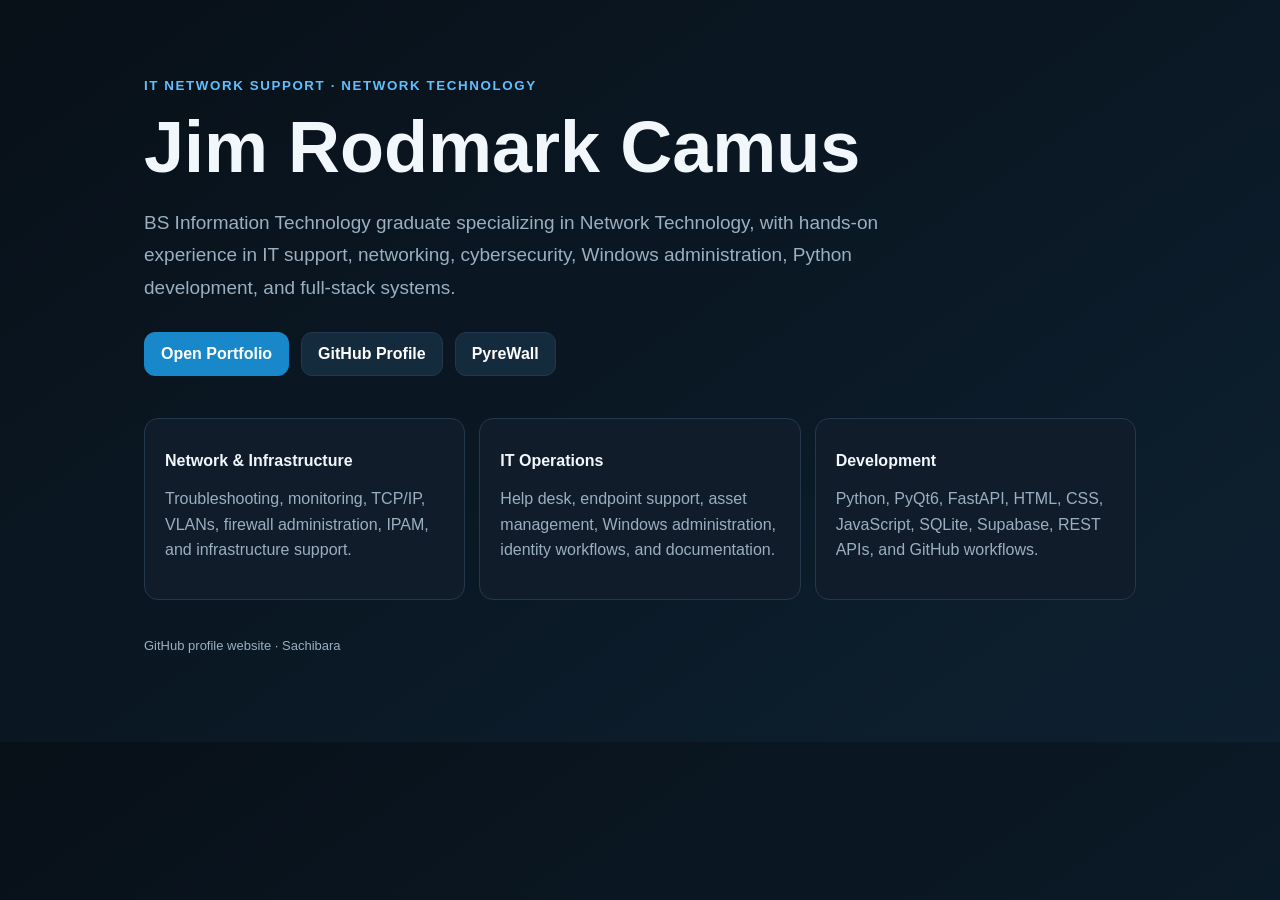
<file: projects/github-profile/index.html>
<!doctype html>
<html lang="en">
<head>
<meta charset="utf-8">
<meta name="viewport" content="width=device-width,initial-scale=1">
<title>Jim Rodmark Camus | IT Network Support</title>
<meta name="description" content="GitHub profile website for Jim Rodmark Camus, IT Network Support and Network Technology graduate.">
<style>
:root{--bg:#081018;--panel:#101c29;--line:#25384b;--text:#f2f7fb;--muted:#9aafc1;--blue:#61bfff}*{box-sizing:border-box}body{margin:0;font-family:Inter,Segoe UI,Arial,sans-serif;background:linear-gradient(145deg,#081018,#0d2030);color:var(--text)}main{max-width:1040px;margin:auto;padding:76px 24px}small{color:var(--blue);font-weight:800;text-transform:uppercase;letter-spacing:.12em}h1{font-size:clamp(42px,7vw,72px);margin:12px 0}.lead{max-width:760px;color:var(--muted);font-size:19px;line-height:1.7}.actions{display:flex;gap:12px;flex-wrap:wrap;margin:28px 0 42px}.btn{padding:12px 16px;border-radius:11px;background:#142a3d;border:1px solid var(--line);color:white;text-decoration:none;font-weight:800}.btn.primary{background:#1888ca;border-color:#1888ca}.grid{display:grid;grid-template-columns:repeat(3,1fr);gap:14px}.card{padding:20px;background:var(--panel);border:1px solid var(--line);border-radius:14px}.card h2{font-size:16px}.card p{color:var(--muted);line-height:1.6}.footer{margin-top:38px;color:var(--muted);font-size:13px}@media(max-width:760px){.grid{grid-template-columns:1fr}}</style>
</head>
<body><main>
<small>IT Network Support · Network Technology</small>
<h1>Jim Rodmark Camus</h1>
<p class="lead">BS Information Technology graduate specializing in Network Technology, with hands-on experience in IT support, networking, cybersecurity, Windows administration, Python development, and full-stack systems.</p>
<div class="actions">
<a class="btn primary" href="https://portfolio-github-io-five-pi.vercel.app/">Open Portfolio</a>
<a class="btn" href="https://github.com/Sachibara">GitHub Profile</a>
<a class="btn" href="https://github.com/Sachibara/Pyrewall">PyreWall</a>
</div>
<section class="grid">
<div class="card"><h2>Network & Infrastructure</h2><p>Troubleshooting, monitoring, TCP/IP, VLANs, firewall administration, IPAM, and infrastructure support.</p></div>
<div class="card"><h2>IT Operations</h2><p>Help desk, endpoint support, asset management, Windows administration, identity workflows, and documentation.</p></div>
<div class="card"><h2>Development</h2><p>Python, PyQt6, FastAPI, HTML, CSS, JavaScript, SQLite, Supabase, REST APIs, and GitHub workflows.</p></div>
</section>
<p class="footer">GitHub profile website · Sachibara</p>
</main></body></html>
</file>
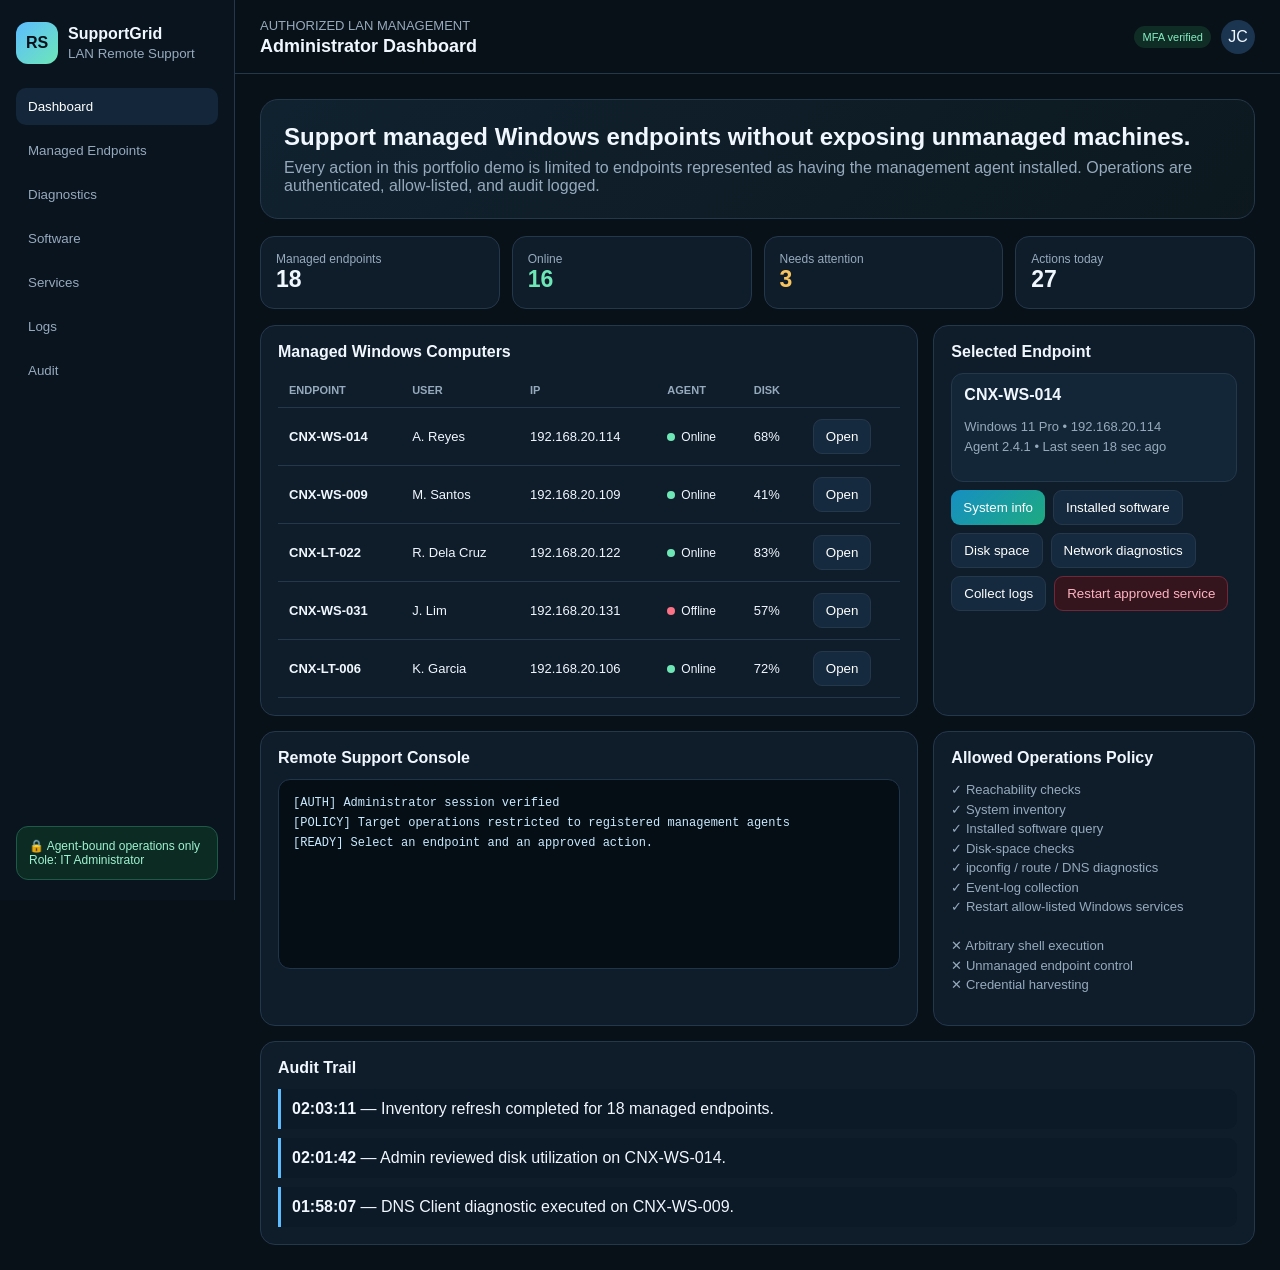
<file: projects/lan-deployment-remote-support-console/index.html>
<!doctype html>
<html lang="en">
<head>
<meta charset="utf-8"><meta name="viewport" content="width=device-width,initial-scale=1">
<title>LAN Deployment & Remote Support Console | Sachibara Labs</title>
<meta name="description" content="Authenticated remote support console for managed Windows endpoints with installed agents.">
<style>
:root{--bg:#081018;--rail:#0a141f;--panel:#0f1d2b;--panel2:#132637;--line:#24384c;--text:#f0f7ff;--muted:#96aabd;--blue:#5cbcff;--green:#6ee7b7;--amber:#f8c45f;--red:#fb7185}*{box-sizing:border-box}body{margin:0;background:var(--bg);color:var(--text);font-family:Inter,Segoe UI,Arial,sans-serif}.shell{min-height:100vh;display:grid;grid-template-columns:235px 1fr}.rail{padding:22px 16px;border-right:1px solid var(--line);background:var(--rail);position:sticky;top:0;height:100vh}.brand{display:flex;gap:10px;align-items:center;margin-bottom:24px}.mark{width:42px;height:42px;border-radius:12px;background:linear-gradient(135deg,var(--blue),var(--green));display:grid;place-items:center;color:#06101a;font-weight:900}.brand small{display:block;color:var(--muted);margin-top:3px}nav{display:grid;gap:7px}.nav{border:0;background:transparent;color:var(--muted);text-align:left;padding:11px 12px;border-radius:10px}.nav.active,.nav:hover{background:#14273a;color:#fff}.secure{position:absolute;bottom:20px;left:16px;right:16px;border:1px solid #1f5a48;background:#0c2b23;padding:12px;border-radius:12px;color:#9ef3d0;font-size:12px}.main{min-width:0}.top{height:74px;border-bottom:1px solid var(--line);display:flex;align-items:center;justify-content:space-between;padding:0 25px}.top h1{font-size:18px;margin:0}.user{display:flex;align-items:center;gap:10px}.avatar{width:34px;height:34px;border-radius:50%;background:#1b3550;display:grid;place-items:center}.content{padding:25px;max-width:1450px;margin:auto}.hero{padding:23px;border:1px solid var(--line);border-radius:18px;background:linear-gradient(135deg,rgba(92,188,255,.1),rgba(110,231,183,.04));margin-bottom:17px}.hero h2{margin:0 0 8px}.hero p{margin:0;color:var(--muted)}.kpis{display:grid;grid-template-columns:repeat(4,1fr);gap:12px;margin-bottom:16px}.kpi{padding:15px;border:1px solid var(--line);border-radius:14px;background:var(--panel)}.kpi span{display:block;color:var(--muted);font-size:12px}.kpi strong{font-size:23px}.grid{display:grid;grid-template-columns:repeat(12,1fr);gap:15px}.card{grid-column:span 4;border:1px solid var(--line);border-radius:15px;background:var(--panel);padding:17px}.wide{grid-column:span 8}.full{grid-column:1/-1}.card h3{margin:0 0 12px;font-size:16px}.muted{color:var(--muted);font-size:13px;line-height:1.5}.table{width:100%;border-collapse:collapse;font-size:13px}.table th,.table td{text-align:left;padding:11px;border-bottom:1px solid var(--line)}.table th{color:var(--muted);font-size:11px;text-transform:uppercase}.status{display:inline-flex;align-items:center;gap:6px;font-size:12px}.dot{width:8px;height:8px;border-radius:50%;background:var(--green)}.dot.off{background:var(--red)}.btn{border:1px solid var(--line);background:#152a3e;color:#fff;padding:9px 12px;border-radius:9px;cursor:pointer}.btn.primary{background:linear-gradient(135deg,#168fc3,#1eaa80);border:0}.btn.danger{background:#35151d;border-color:#6e2837;color:#ffb2c0}.actions{display:flex;flex-wrap:wrap;gap:8px}.console{min-height:190px;padding:14px;border:1px solid #1f354c;background:#050d15;border-radius:12px;font:12px/1.65 Consolas,monospace;color:#caeaff;white-space:pre-wrap}.agent{padding:12px;border-radius:12px;background:var(--panel2);border:1px solid var(--line);margin-bottom:8px}.pill{padding:5px 8px;border-radius:999px;font-size:11px;background:#102d25;color:#82edc1}.audit{display:grid;gap:9px}.audit div{padding:11px;border-left:3px solid var(--blue);background:#0c1926;border-radius:0 9px 9px 0}.modal{position:fixed;inset:0;background:#0009;display:none;place-items:center;padding:20px}.modal.open{display:grid}.dialog{width:min(520px,100%);background:#0f1d2b;border:1px solid var(--line);border-radius:18px;padding:22px}.dialog input{width:100%;margin:8px 0 14px;padding:11px;border-radius:9px;border:1px solid var(--line);background:#08131e;color:#fff}
@media(max-width:950px){.shell{grid-template-columns:1fr}.rail{height:auto;position:static}.rail nav{grid-template-columns:repeat(3,1fr)}.secure{position:static;margin-top:15px}.card,.wide{grid-column:1/-1}.kpis{grid-template-columns:repeat(2,1fr)}}@media(max-width:620px){.content{padding:16px}.kpis{grid-template-columns:1fr}.rail nav{grid-template-columns:1fr 1fr}}
</style>
</head>
<body>
<div class="shell">
<aside class="rail"><div class="brand"><div class="mark">RS</div><div><b>SupportGrid</b><small>LAN Remote Support</small></div></div><nav><button class="nav active">Dashboard</button><button class="nav">Managed Endpoints</button><button class="nav">Diagnostics</button><button class="nav">Software</button><button class="nav">Services</button><button class="nav">Logs</button><button class="nav">Audit</button></nav><div class="secure">🔒 Agent-bound operations only<br>Role: IT Administrator</div></aside>
<section class="main"><header class="top"><div><small class="muted">AUTHORIZED LAN MANAGEMENT</small><h1>Administrator Dashboard</h1></div><div class="user"><span class="pill">MFA verified</span><div class="avatar">JC</div></div></header>
<main class="content"><section class="hero"><h2>Support managed Windows endpoints without exposing unmanaged machines.</h2><p>Every action in this portfolio demo is limited to endpoints represented as having the management agent installed. Operations are authenticated, allow-listed, and audit logged.</p></section>
<div class="kpis"><div class="kpi"><span>Managed endpoints</span><strong>18</strong></div><div class="kpi"><span>Online</span><strong style="color:var(--green)">16</strong></div><div class="kpi"><span>Needs attention</span><strong style="color:var(--amber)">3</strong></div><div class="kpi"><span>Actions today</span><strong>27</strong></div></div>
<div class="grid">
<section class="card wide"><h3>Managed Windows Computers</h3><table class="table"><thead><tr><th>Endpoint</th><th>User</th><th>IP</th><th>Agent</th><th>Disk</th><th></th></tr></thead><tbody id="endpoints"></tbody></table></section>
<section class="card"><h3>Selected Endpoint</h3><div class="agent"><b id="selName">CNX-WS-014</b><p class="muted" id="selMeta">Windows 11 Pro • 192.168.20.114<br>Agent 2.4.1 • Last seen 18 sec ago</p></div><div class="actions"><button class="btn primary" data-action="sysinfo">System info</button><button class="btn" data-action="software">Installed software</button><button class="btn" data-action="disk">Disk space</button><button class="btn" data-action="network">Network diagnostics</button><button class="btn" data-action="logs">Collect logs</button><button class="btn danger" data-action="service">Restart approved service</button></div></section>
<section class="card wide"><h3>Remote Support Console</h3><div id="console" class="console">[AUTH] Administrator session verified
[POLICY] Target operations restricted to registered management agents
[READY] Select an endpoint and an approved action.</div></section>
<section class="card"><h3>Allowed Operations Policy</h3><p class="muted">✓ Reachability checks<br>✓ System inventory<br>✓ Installed software query<br>✓ Disk-space checks<br>✓ ipconfig / route / DNS diagnostics<br>✓ Event-log collection<br>✓ Restart allow-listed Windows services<br><br>✕ Arbitrary shell execution<br>✕ Unmanaged endpoint control<br>✕ Credential harvesting</p></section>
<section class="card full"><h3>Audit Trail</h3><div id="audit" class="audit"><div><b>02:03:11</b> — Inventory refresh completed for 18 managed endpoints.</div><div><b>02:01:42</b> — Admin reviewed disk utilization on CNX-WS-014.</div><div><b>01:58:07</b> — DNS Client diagnostic executed on CNX-WS-009.</div></div></section>
</div></main></section></div>
<div class="modal" id="modal"><div class="dialog"><h3>Confirm privileged support action</h3><p class="muted">Restarting an approved service requires re-authentication in a real deployment. This portfolio demo records the approval flow only.</p><label>Change / ticket reference</label><input id="ticket" value="INC-2048"><div class="actions"><button class="btn" id="cancel">Cancel</button><button class="btn danger" id="confirm">Authorize restart</button></div></div></div>
<script>
const eps=[['CNX-WS-014','A. Reyes','192.168.20.114','Online','68%'],['CNX-WS-009','M. Santos','192.168.20.109','Online','41%'],['CNX-LT-022','R. Dela Cruz','192.168.20.122','Online','83%'],['CNX-WS-031','J. Lim','192.168.20.131','Offline','57%'],['CNX-LT-006','K. Garcia','192.168.20.106','Online','72%']];
const tbody=document.getElementById('endpoints'),consoleEl=document.getElementById('console'),audit=document.getElementById('audit');let selected=eps[0];
function render(){tbody.innerHTML=eps.map(function(e,i){return '<tr><td><b>'+e[0]+'</b></td><td>'+e[1]+'</td><td>'+e[2]+'</td><td><span class="status"><i class="dot '+(e[3]==='Offline'?'off':'')+'"></i>'+e[3]+'</span></td><td>'+e[4]+'</td><td><button class="btn" data-select="'+i+'">Open</button></td></tr>'}).join('');document.querySelectorAll('[data-select]').forEach(function(b){b.onclick=function(){selected=eps[+b.dataset.select];document.getElementById('selName').textContent=selected[0];document.getElementById('selMeta').innerHTML='Windows 11 Pro • '+selected[2]+'<br>Agent 2.4.1 • '+(selected[3]==='Online'?'Last seen 18 sec ago':'Last seen 22 min ago')}})}render();
const outputs={sysinfo:function(){return '[AGENT] '+selected[0]+'\nOS: Windows 11 Pro 23H2\nCPU: Intel Core i5-10500\nRAM: 16 GB\nUptime: 3d 08h\nDomain: CORP.LOCAL'},software:function(){return '[SOFTWARE] '+selected[0]+'\nMicrosoft 365 Apps 16.0\nGoogle Chrome 128\n7-Zip 24.07\nCisco Secure Client 5.1\nSupportGrid Agent 2.4.1'},disk:function(){return '[DISK] '+selected[0]+'\nC: 324 GB free / 476 GB\nHealth: Normal\nBitLocker: Enabled'},network:function(){return '[NETWORK] '+selected[0]+'\nGateway 192.168.20.1: reachable (1 ms)\nDNS corp-dns01: reachable\nInternet test: successful\nRoute conflicts: none detected'},logs:function(){return '[LOG COLLECTION] '+selected[0]+'\nSystem.evtx ........ collected\nApplication.evtx ... collected\nAgent diagnostics .. collected\nBundle ID: LOG-'+Date.now().toString().slice(-6)}};
document.querySelectorAll('[data-action]').forEach(function(b){b.onclick=function(){const a=b.dataset.action;if(selected[3]==='Offline'){consoleEl.textContent='[BLOCKED] '+selected[0]+' is offline. Agent command was not issued.';return}if(a==='service'){document.getElementById('modal').classList.add('open');return}consoleEl.textContent='[AUTH] Session valid\n[POLICY] Action allow-listed\n'+outputs[a]();const d=document.createElement('div');d.innerHTML='<b>'+new Date().toLocaleTimeString()+'</b> — '+a+' executed on '+selected[0]+'.';audit.prepend(d)}});
document.getElementById('cancel').onclick=function(){document.getElementById('modal').classList.remove('open')};document.getElementById('confirm').onclick=function(){const t=document.getElementById('ticket').value.trim()||'NO-REF';document.getElementById('modal').classList.remove('open');consoleEl.textContent='[AUTH] Step-up authorization accepted\n[POLICY] Service: Spooler (approved)\n[ACTION] Restart requested on '+selected[0]+'\n[RESULT] Service restarted successfully\n[REFERENCE] '+t;const d=document.createElement('div');d.innerHTML='<b>'+new Date().toLocaleTimeString()+'</b> — Approved service restart on '+selected[0]+' under '+t+'.';audit.prepend(d)};
</script>
</body></html>
</file>
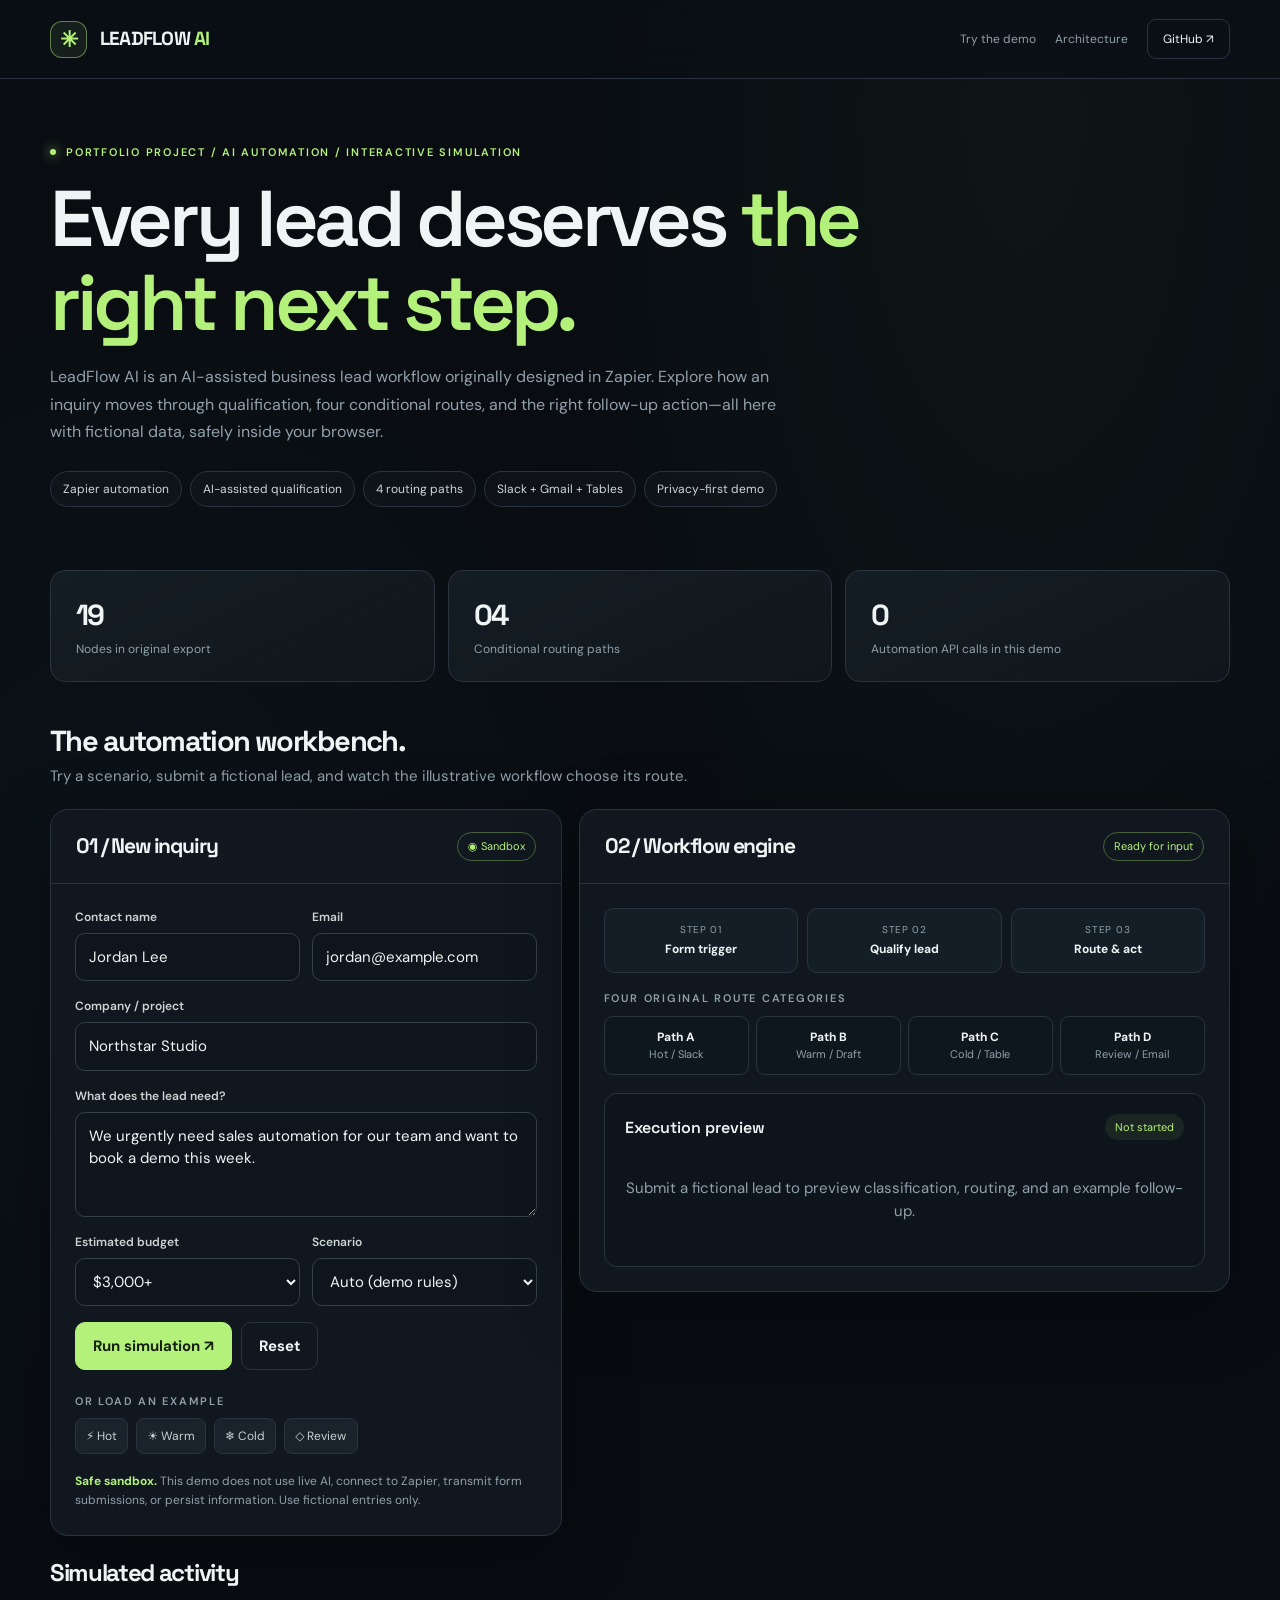
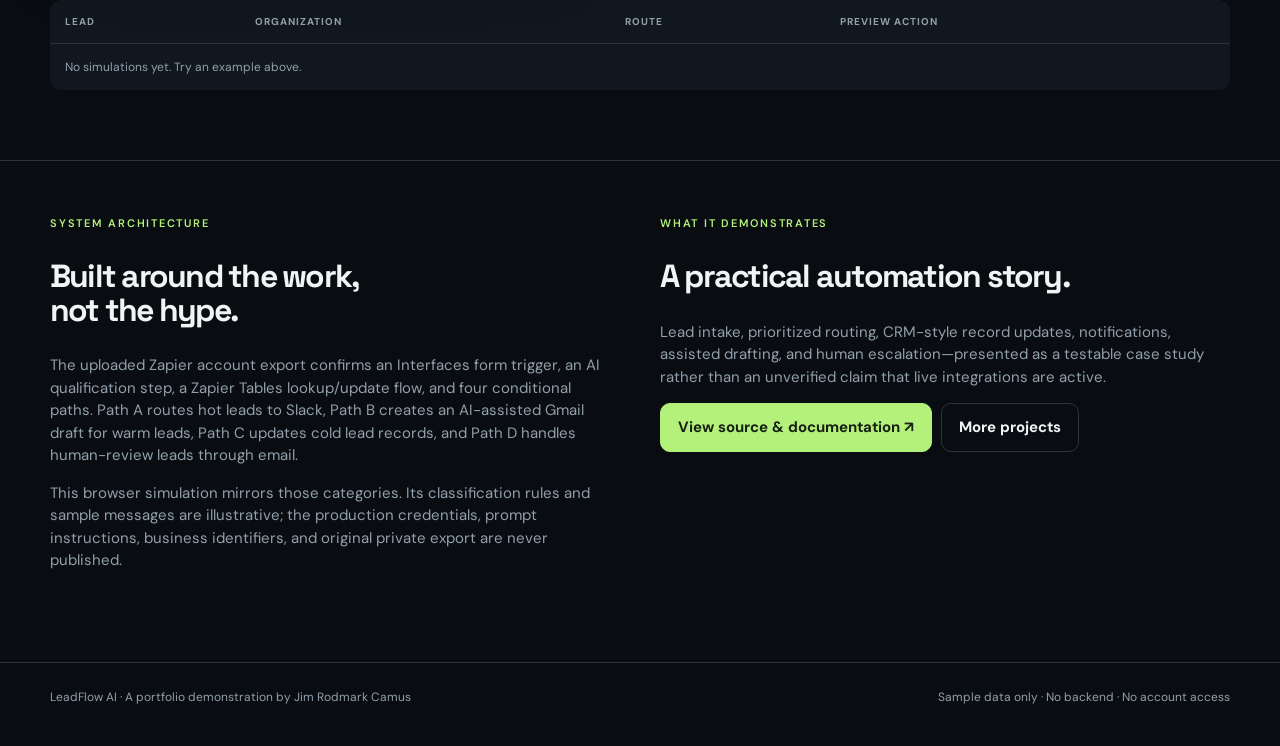
<file: projects/leadflow-ai/index.html>
<!doctype html>
<html lang="en">
<head>
<meta charset="utf-8">
<meta name="viewport" content="width=device-width,initial-scale=1">
<meta name="theme-color" content="#090d12">
<meta name="description" content="LeadFlow AI: an interactive, privacy-safe demonstration of an AI lead qualification and routing automation.">
<title>LeadFlow AI | Interactive Automation Demo</title>
<style>
@import url('https://fonts.googleapis.com/css2?family=DM+Sans:wght@400;500;600;700&family=Space+Grotesk:wght@400;500;600;700&display=swap');
:root{color-scheme:dark;--bg:#090d12;--panel:#11171f;--panel2:#151e27;--stroke:#293440;--muted:#91a0ab;--ink:#eff5f4;--lime:#b4f17a;--cyan:#7cdbdf;--shadow:0 18px 70px #0005}
*{box-sizing:border-box}html{scroll-behavior:smooth}body{margin:0;background:var(--bg);color:var(--ink);font:15px/1.5 "DM Sans",system-ui,sans-serif;background-image:radial-gradient(ellipse at 80% 5%,#1d342337,transparent 32%),radial-gradient(ellipse at 10% 38%,#17303a26,transparent 33%)}button,input,select,textarea{font:inherit}button{cursor:pointer}a{color:inherit;text-decoration:none}a:hover{color:var(--lime)}:focus-visible{outline:2px solid var(--lime);outline-offset:3px}.container{width:min(calc(100% - 44px),1180px);margin:0 auto}.mono{font:600 11px "DM Sans",sans-serif;letter-spacing:.16em;text-transform:uppercase}.sub{color:var(--muted)}header{border-bottom:1px solid var(--stroke);background:#0b1016cc;backdrop-filter:blur(16px);position:sticky;z-index:5;top:0}.nav{min-height:78px;display:flex;align-items:center;justify-content:space-between;gap:15px}.brand{display:flex;align-items:center;gap:13px;font-family:"Space Grotesk",sans-serif;font-weight:700;font-size:19px;letter-spacing:-.04em}.symbol{height:37px;width:37px;display:grid;place-items:center;border:1px solid #b4f17a7a;border-radius:12px;background:#b4f17a13;color:var(--lime);font-size:22px}.navlinks{display:flex;align-items:center;gap:19px;font-size:12px;color:var(--muted)}.navlinks .github-link{border:1px solid var(--stroke);padding:10px 15px;border-radius:9px;color:var(--ink)}.hero{padding:66px 0 41px}.eyebrow{display:flex;align-items:center;gap:10px;color:var(--lime);margin:0 0 18px}.eyebrow i{height:6px;width:6px;background:var(--lime);border-radius:50%;box-shadow:0 0 12px var(--lime)}h1,h2,h3{font-family:"Space Grotesk",sans-serif;letter-spacing:-.055em;line-height:1.06}h1{max-width:890px;font-size:clamp(45px,6.5vw,79px);margin:0 0 19px;font-weight:600}h1 em{font-style:normal;color:var(--lime)}.hero p{max-width:740px;margin:0;font-size:16px;line-height:1.7;color:var(--muted)}.badges{display:flex;flex-wrap:wrap;gap:8px;margin:26px 0 0}.badges span{border:1px solid var(--stroke);background:#ffffff05;color:#cbd7d9;border-radius:99px;padding:8px 12px;font-size:12px}.metrics{display:grid;grid-template-columns:repeat(3,1fr);gap:13px;margin:22px 0 44px}.metric{padding:22px 25px;border:1px solid var(--stroke);background:linear-gradient(155deg,#141d24,#10161b);border-radius:15px}.metric strong{display:block;font-size:29px;letter-spacing:-.07em;font-family:"Space Grotesk"}.metric small{color:var(--muted);font-size:12px}.section-title{font-size:29px;margin:0 0 8px}.section-lead{color:var(--muted);margin:0 0 22px}.workbench{display:grid;grid-template-columns:minmax(310px, .88fr) minmax(350px,1.12fr);gap:17px;align-items:start}.panel{border:1px solid var(--stroke);background:var(--panel);border-radius:18px;box-shadow:var(--shadow);overflow:hidden}.panel-head{padding:22px 25px;border-bottom:1px solid var(--stroke);display:flex;justify-content:space-between;align-items:center;gap:12px}.panel-head h3{font-size:21px;margin:0}.panel-body{padding:24px}.pill{display:inline-flex;gap:6px;align-items:center;border:1px solid #b4f17a55;border-radius:99px;padding:5px 10px;color:var(--lime);font-size:11px;white-space:nowrap}.field{display:grid;gap:7px;margin-bottom:16px}.field label{font-weight:600;font-size:12px;color:#cbd6d4}.field input,.field textarea,.field select{width:100%;border:1px solid #33404c;background:#0e151c;color:var(--ink);border-radius:10px;padding:12px 13px;outline:0}.field textarea{resize:vertical;min-height:105px}.field input:focus,.field textarea:focus,.field select:focus{border-color:var(--lime)}.muted-label{font-size:11px;color:var(--muted)}.row2{display:grid;grid-template-columns:1fr 1fr;gap:12px}.button{display:inline-flex;justify-content:center;align-items:center;gap:9px;border:1px solid #b4f17a;background:var(--lime);color:#172013;font-weight:700;border-radius:10px;padding:12px 17px}.button:hover{background:#d4ffb2}.button.secondary{background:transparent;color:var(--ink);border-color:var(--stroke)}.button.secondary:hover{background:#ffffff0a}.actions{display:flex;gap:9px;flex-wrap:wrap}.example-label{margin:24px 0 10px;color:var(--muted)}.examples{display:flex;flex-wrap:wrap;gap:8px}.example{color:#c7d2d0;border:1px solid var(--stroke);background:#1a222c;border-radius:8px;padding:8px 10px;font-size:12px}.example:hover{border-color:var(--lime)}.privacy{font-size:12px;color:var(--muted);line-height:1.6;margin:18px 0 0}.privacy strong{color:var(--lime)}.stage{padding:18px 25px;border-bottom:1px solid var(--stroke);display:flex;gap:12px;align-items:center;justify-content:space-between}.stage small{color:var(--muted)}.flow{display:grid;grid-template-columns:repeat(3,minmax(0,1fr));gap:9px;margin-bottom:18px}.node{border:1px solid var(--stroke);background:#141e27;padding:13px 9px;border-radius:10px;text-align:center;min-width:0}.node .n{display:block;color:var(--muted);font-size:10px;letter-spacing:.07em}.node strong{font-size:12px}.node.active{border-color:var(--lime);background:#b4f17a12;box-shadow:0 0 0 1px #b4f17a28 inset}.routes{display:grid;grid-template-columns:repeat(4,minmax(0,1fr));gap:7px}.route{border:1px solid var(--stroke);border-radius:9px;padding:11px 5px;text-align:center;font-size:11px;color:var(--muted);background:#0f171e}.route b{display:block;color:var(--ink);font-size:12px}.route.selected{border-color:var(--lime);background:#b4f17a14;color:#d9ecca}.output{margin-top:18px;padding:20px;border:1px solid var(--stroke);border-radius:13px;background:#0d141b}.output-header{display:flex;align-items:center;gap:9px;justify-content:space-between;flex-wrap:wrap;margin-bottom:13px}.output h4{margin:0;font:600 16px "Space Grotesk"}.status{font-size:11px;color:var(--lime);background:#b4f17a15;padding:5px 10px;border-radius:99px}.kv{display:grid;grid-template-columns:100px minmax(0,1fr);gap:9px;border-bottom:1px dashed #35424b;padding:10px 0;font-size:13px}.kv:last-child{border:0}.kv dt{color:var(--muted)}.kv dd{margin:0;overflow-wrap:anywhere}.output-placeholder{color:var(--muted);padding:24px 0;text-align:center}.activity{margin-top:18px}.activity h3{font-size:24px;margin-bottom:15px}.activity table{width:100%;border-collapse:collapse;text-align:left;background:var(--panel);border-radius:12px;overflow:hidden}.activity th,.activity td{padding:14px 15px;border-bottom:1px solid var(--stroke);font-size:12px}.activity th{color:var(--muted);font-size:10px;text-transform:uppercase;letter-spacing:.1em}.activity tr:last-child td{border-bottom:none}.activity td:nth-child(2){color:var(--muted)}.tagsmall{font-size:11px;border:1px solid var(--stroke);padding:4px 7px;border-radius:6px;white-space:nowrap}.about{border-top:1px solid var(--stroke);padding:50px 0 75px;margin-top:70px}.about-grid{display:grid;grid-template-columns:1fr 1fr;gap:40px}.about p{color:var(--muted);max-width:550px}.about h2{font-size:32px}footer{border-top:1px solid var(--stroke);padding:25px 0 40px;color:var(--muted);font-size:12px}.footerrow{display:flex;justify-content:space-between;gap:15px;flex-wrap:wrap}@media(max-width:850px){.workbench{grid-template-columns:1fr}.about-grid{grid-template-columns:1fr}.navlinks a:nth-child(1){display:none}}@media(max-width:560px){.container{width:min(calc(100% - 28px),1180px)}.hero{padding:44px 0 25px}.metrics{grid-template-columns:1fr 1fr}.metric:last-child{grid-column:span 2}.panel-head,.panel-body{padding:19px}.row2{grid-template-columns:1fr}.route{font-size:10px}.routes{gap:5px}.activity{overflow-x:auto}.activity table{min-width:520px}.kv{grid-template-columns:80px 1fr}.navlinks{gap:6px}.navlinks .github-link{padding:8px}}@media(prefers-reduced-motion:reduce){html{scroll-behavior:auto}}
</style>
</head>
<body>
<header><div class="container nav"><a class="brand" href="/"><span class="symbol">✳</span><span>LEADFLOW<span style="color:var(--lime)"> AI</span></span></a><nav class="navlinks" aria-label="Main"><a href="#workbench">Try the demo</a><a href="#architecture">Architecture</a><a class="github-link" href="https://github.com/Sachibara/Portfolio/tree/main/projects/leadflow-ai" target="_blank" rel="noopener noreferrer">GitHub ↗</a></nav></div></header>
<main>
<section class="container hero"><div class="eyebrow mono"><i></i>Portfolio project / AI automation / Interactive simulation</div><h1>Every lead deserves <em>the right next step.</em></h1><p>LeadFlow AI is an AI-assisted business lead workflow originally designed in Zapier. Explore how an inquiry moves through qualification, four conditional routes, and the right follow-up action—all here with fictional data, safely inside your browser.</p><div class="badges"><span>Zapier automation</span><span>AI-assisted qualification</span><span>4 routing paths</span><span>Slack + Gmail + Tables</span><span>Privacy-first demo</span></div></section>
<section class="container"><div class="metrics"><div class="metric"><strong>19</strong><small>Nodes in original export</small></div><div class="metric"><strong>04</strong><small>Conditional routing paths</small></div><div class="metric"><strong>0</strong><small>Automation API calls in this demo</small></div></div></section>
<section class="container" id="workbench"><h2 class="section-title">The automation workbench.</h2><p class="section-lead">Try a scenario, submit a fictional lead, and watch the illustrative workflow choose its route.</p><div class="workbench">
<div class="panel"><div class="panel-head"><h3>01 / New inquiry</h3><span class="pill">◉ Sandbox</span></div><div class="panel-body"><form id="leadForm"><div class="row2"><div class="field"><label for="leadName">Contact name</label><input id="leadName" maxlength="80" value="Jordan Lee" required autocomplete="off"></div><div class="field"><label for="leadEmail">Email</label><input id="leadEmail" type="email" maxlength="120" value="jordan@example.com" required autocomplete="off"></div></div><div class="field"><label for="leadCompany">Company / project</label><input id="leadCompany" maxlength="100" value="Northstar Studio" required autocomplete="off"></div><div class="field"><label for="leadMessage">What does the lead need?</label><textarea id="leadMessage" maxlength="600" required>We urgently need sales automation for our team and want to book a demo this week.</textarea></div><div class="row2"><div class="field"><label for="leadBudget">Estimated budget</label><select id="leadBudget"><option value="high">$3,000+</option><option value="medium">$1,000–$2,999</option><option value="low">Under $1,000</option><option value="unknown">Not specified</option></select></div><div class="field"><label for="leadScenario">Scenario</label><select id="leadScenario"><option value="auto">Auto (demo rules)</option><option value="hot">Hot</option><option value="warm">Warm</option><option value="cold">Cold</option><option value="review">Human review</option></select></div></div><div class="actions"><button class="button" type="submit">Run simulation ↗</button><button class="button secondary" type="button" id="resetButton">Reset</button></div></form><p class="example-label mono">Or load an example</p><div class="examples"><button class="example" data-example="hot">⚡ Hot</button><button class="example" data-example="warm">☀ Warm</button><button class="example" data-example="cold">❄ Cold</button><button class="example" data-example="review">◇ Review</button></div><p class="privacy"><strong>Safe sandbox.</strong> This demo does not use live AI, connect to Zapier, transmit form submissions, or persist information. Use fictional entries only.</p></div></div>
<div class="panel"><div class="panel-head"><h3>02 / Workflow engine</h3><span class="pill" id="engineState">Ready for input</span></div><div class="panel-body"><div class="flow" aria-label="Processing stages"><div class="node" id="nodeForm"><span class="n">STEP 01</span><strong>Form trigger</strong></div><div class="node" id="nodeAI"><span class="n">STEP 02</span><strong>Qualify lead</strong></div><div class="node" id="nodeRoute"><span class="n">STEP 03</span><strong>Route & act</strong></div></div><p class="mono sub">Four original route categories</p><div class="routes" aria-label="Routing possibilities"><div class="route" data-route="hot"><b>Path A</b>Hot / Slack</div><div class="route" data-route="warm"><b>Path B</b>Warm / Draft</div><div class="route" data-route="cold"><b>Path C</b>Cold / Table</div><div class="route" data-route="review"><b>Path D</b>Review / Email</div></div><div class="output" aria-live="polite" aria-atomic="true"><div class="output-header"><h4>Execution preview</h4><span class="status" id="resultStatus">Not started</span></div><div id="resultBody" class="output-placeholder">Submit a fictional lead to preview classification, routing, and an example follow-up.</div></div></div></div>
</div><div class="activity"><h3>Simulated activity</h3><table aria-label="Recent demo simulations"><thead><tr><th>Lead</th><th>Organization</th><th>Route</th><th>Preview action</th></tr></thead><tbody id="activityRows"><tr><td colspan="4" class="sub">No simulations yet. Try an example above.</td></tr></tbody></table></div></section>
<section class="about" id="architecture"><div class="container about-grid"><div><span class="mono" style="color:var(--lime)">System architecture</span><h2>Built around the work,<br>not the hype.</h2><p>The uploaded Zapier account export confirms an Interfaces form trigger, an AI qualification step, a Zapier Tables lookup/update flow, and four conditional paths. Path A routes hot leads to Slack, Path B creates an AI-assisted Gmail draft for warm leads, Path C updates cold lead records, and Path D handles human-review leads through email.</p><p>This browser simulation mirrors those categories. Its classification rules and sample messages are illustrative; the production credentials, prompt instructions, business identifiers, and original private export are never published.</p></div><div><span class="mono" style="color:var(--lime)">What it demonstrates</span><h2>A practical automation story.</h2><p>Lead intake, prioritized routing, CRM-style record updates, notifications, assisted drafting, and human escalation—presented as a testable case study rather than an unverified claim that live integrations are active.</p><div class="actions"><a class="button" href="https://github.com/Sachibara/Portfolio/tree/main/projects/leadflow-ai" target="_blank" rel="noopener noreferrer">View source & documentation ↗</a><a class="button secondary" href="/#work">More projects</a></div></div></div></section>
</main><footer><div class="container footerrow"><span>LeadFlow AI · A portfolio demonstration by Jim Rodmark Camus</span><span>Sample data only · No backend · No account access</span></div></footer>
<script>
(function(){
"use strict";
var examples={
 hot:{name:"Jordan Lee",email:"jordan@example.com",company:"Northstar Studio",message:"We urgently need sales automation and want to book a demo this week.",budget:"high"},
 warm:{name:"Taylor Morgan",email:"taylor@example.com",company:"Brightlane Co.",message:"We're exploring options for lead routing next quarter. Can you send more details?",budget:"medium"},
 cold:{name:"Casey Rivera",email:"casey@example.com",company:"Maple Works",message:"Just browsing, maybe sometime next year. No plans or budget yet.",budget:"low"},
 review:{name:"Avery Chen",email:"avery@example.com",company:"Example Partners",message:"We need a custom contract and unusual compliance approvals; please send this for human review.",budget:"unknown"}
};
var history=[];
function byId(id){return document.getElementById(id)}
function setText(id,value){byId(id).textContent=value}
function load(kind){var a=examples[kind];if(!a)return;setValue("leadName",a.name);setValue("leadEmail",a.email);setValue("leadCompany",a.company);setValue("leadMessage",a.message);setValue("leadBudget",a.budget);setValue("leadScenario",kind)}
function setValue(id,v){byId(id).value=v}
function element(tag,value,cls){var node=document.createElement(tag);if(value!==undefined)node.textContent=value;if(cls)node.className=cls;return node}
function determine(b){
 var text=b.message.toLowerCase();
 if(b.scenario!=="auto")return b.scenario;
 if(/review|compliance|legal|exception|manual|human|contract/.test(text))return "review";
 if((/urgent|asap|this week|book|demo|ready|immediately/.test(text))&&b.budget==="high")return "hot";
 if(b.budget==="low"||/just browsing|next year|no plans|no budget/.test(text))return "cold";
 if(b.budget==="unknown"&&text.length<35)return "review";
 return "warm"
}
var pathways={
hot:{priority:"Hot",destination:"Slack direct message + table update",note:"A high-intent lead would be flagged for fast follow-up.",next:"Illustrative Slack alert: New high-priority inquiry. Ask the sales team to follow up promptly."},
warm:{priority:"Warm",destination:"AI-assisted Gmail draft + table update",note:"A developing opportunity would receive a personalized follow-up draft.",next:"Illustrative Gmail draft: Thanks for your interest. We'd be happy to discuss your goals and outline next steps."},
cold:{priority:"Cold",destination:"Zapier Tables record update",note:"A lower-intent inquiry would be recorded for later review.",next:"Illustrative table update: Classify as cold and retain the inquiry for future follow-up."},
review:{priority:"Human review",destination:"Zapier Mail notification + table update",note:"A lead requiring judgment would be escalated instead of automatically qualified.",next:"Illustrative review email: Please inspect this inquiry before any next steps are taken."}
};
function addPair(parent,k,v){var dl=element("div",undefined,"kv");dl.appendChild(element("dt",k));dl.appendChild(element("dd",v));parent.appendChild(dl)}
function renderResult(b,route){
 var path=pathways[route];
 ["nodeForm","nodeAI","nodeRoute"].forEach(function(n){byId(n).classList.add("active")});
 document.querySelectorAll("[data-route]").forEach(function(n){n.classList.toggle("selected",n.getAttribute("data-route")===route)});
 setText("engineState","Simulation complete");
 setText("resultStatus","Path "+({hot:"A",warm:"B",cold:"C",review:"D"}[route]));
 var out=byId("resultBody");out.className="";out.replaceChildren();
 addPair(out,"Lead",b.name+" · "+b.company);
 addPair(out,"Classification",path.priority+" (illustrative, not AI output)");
 addPair(out,"Next action",path.destination);
 addPair(out,"Why this route",b.scenario==="auto"?"Local demonstration rules based on inquiry wording and budget.":"Selected example scenario.");
 addPair(out,"Message preview",path.next);
}
function renderHistory(){
 var body=byId("activityRows");body.replaceChildren();
 history.forEach(function(h){var tr=document.createElement("tr");tr.appendChild(element("td",h.name));tr.appendChild(element("td",h.company));var t=element("td");t.appendChild(element("span",pathways[h.route].priority,"tagsmall"));tr.appendChild(t);tr.appendChild(element("td",h.action));body.appendChild(tr)})
}
document.querySelectorAll("[data-example]").forEach(function(button){button.addEventListener("click",function(){load(button.getAttribute("data-example"));byId("leadForm").requestSubmit()})});
byId("resetButton").addEventListener("click",function(){byId("leadForm").reset();load("hot");setValue("leadScenario","auto");["nodeForm","nodeAI","nodeRoute"].forEach(function(id){byId(id).classList.remove("active")});document.querySelectorAll("[data-route]").forEach(function(n){n.classList.remove("selected")});setText("engineState","Ready for input");setText("resultStatus","Not started");var out=byId("resultBody");out.className="output-placeholder";out.textContent="Submit a fictional lead to preview classification, routing, and an example follow-up."});
byId("leadForm").addEventListener("submit",function(event){event.preventDefault();var b={name:byId("leadName").value.trim(),email:byId("leadEmail").value.trim(),company:byId("leadCompany").value.trim(),message:byId("leadMessage").value.trim(),budget:byId("leadBudget").value,scenario:byId("leadScenario").value};if(!b.name||!b.email||!b.company||!b.message)return;var route=determine(b);renderResult(b,route);history.unshift({name:b.name,company:b.company,route:route,action:pathways[route].destination});history=history.slice(0,5);renderHistory()});
})();
</script>
</body>
</html>
</file>
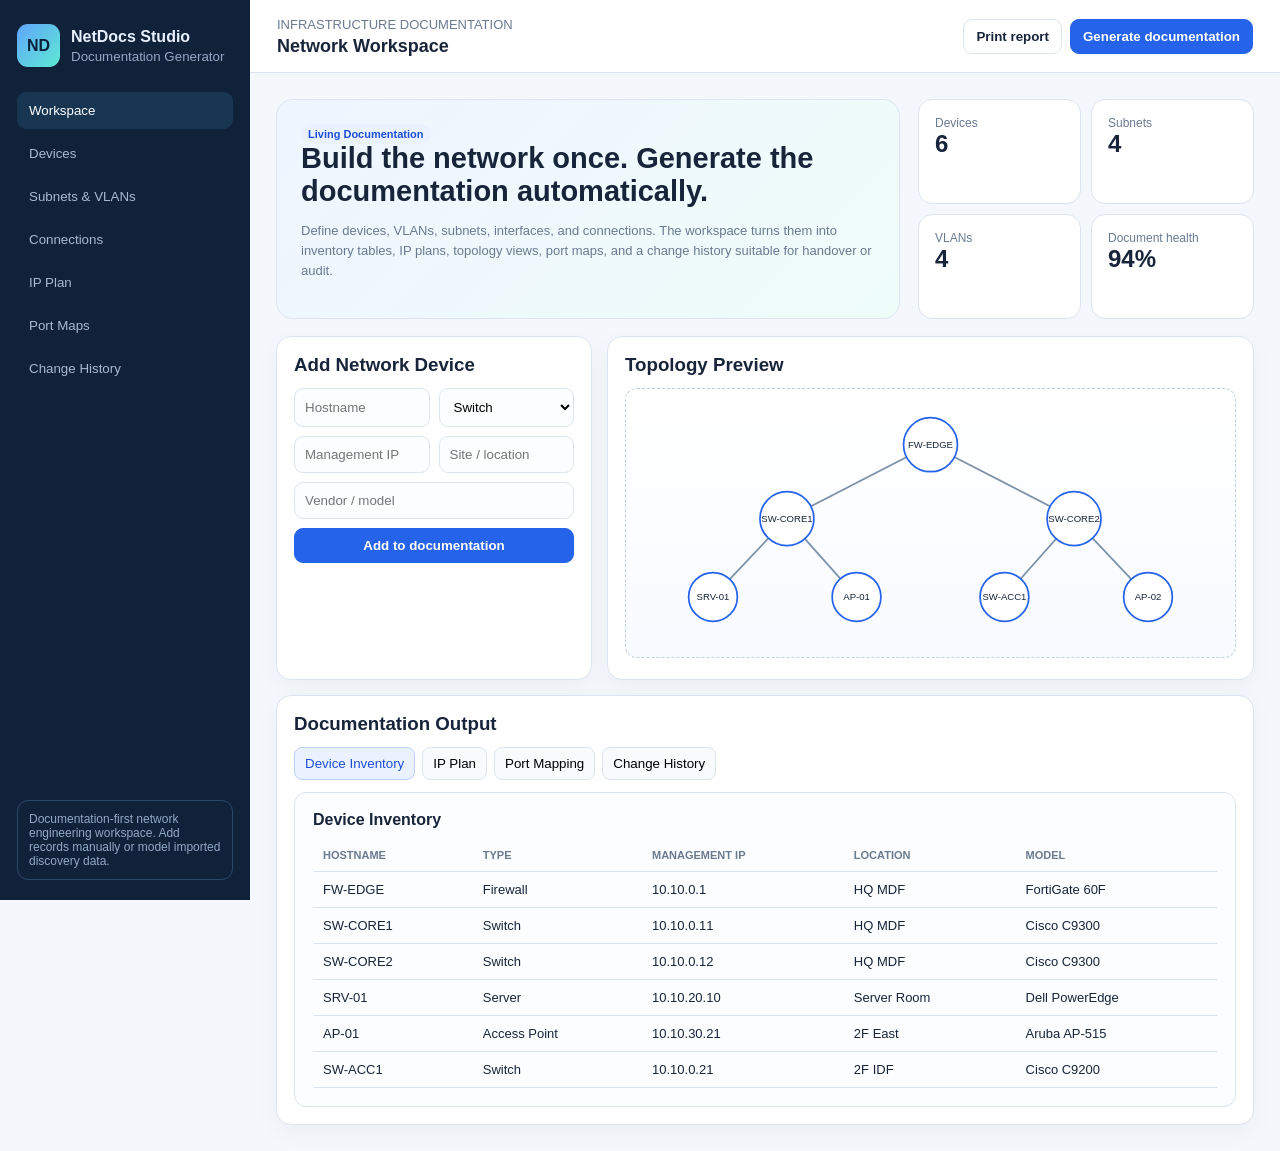
<file: projects/network-documentation-generator/index.html>
<!doctype html>
<html lang="en">
<head>
<meta charset="utf-8"><meta name="viewport" content="width=device-width,initial-scale=1">
<title>Network Documentation Generator | Sachibara Labs</title>
<meta name="description" content="Network documentation generator for devices, subnets, VLANs, topology, IP plans, port maps, inventory, and change history.">
<style>
:root{--bg:#f4f7fb;--ink:#17243a;--muted:#6a7a90;--panel:#fff;--line:#dce5ef;--blue:#2563eb;--cyan:#0891b2;--green:#059669;--amber:#d97706;--nav:#10213a}*{box-sizing:border-box}body{margin:0;background:var(--bg);color:var(--ink);font-family:Inter,Segoe UI,Arial,sans-serif}.shell{min-height:100vh;display:grid;grid-template-columns:250px 1fr}.side{background:var(--nav);color:#e8f1ff;padding:24px 17px;position:sticky;top:0;height:100vh}.brand{display:flex;gap:11px;align-items:center;margin-bottom:25px}.mark{width:43px;height:43px;border-radius:11px;background:linear-gradient(135deg,#60a5fa,#5eead4);display:grid;place-items:center;color:#082039;font-weight:900}.brand small{display:block;color:#91a8c5;margin-top:3px}.side nav{display:grid;gap:6px}.nav{border:0;background:transparent;color:#a8bad0;padding:11px 12px;border-radius:9px;text-align:left}.nav.active,.nav:hover{background:#183552;color:#fff}.side-note{position:absolute;bottom:20px;left:17px;right:17px;font-size:12px;color:#91a8c5;border:1px solid #294867;border-radius:11px;padding:11px}.top{height:73px;background:#fff;border-bottom:1px solid var(--line);display:flex;justify-content:space-between;align-items:center;padding:0 27px;position:sticky;top:0;z-index:5}.top h1{margin:0;font-size:18px}.actions{display:flex;gap:8px}.btn{border:1px solid var(--line);background:#fff;color:var(--ink);padding:9px 12px;border-radius:9px;font-weight:700;cursor:pointer}.btn.primary{background:var(--blue);color:#fff;border-color:var(--blue)}.content{padding:26px;max-width:1450px;margin:auto}.hero{display:grid;grid-template-columns:1.3fr .7fr;gap:18px;margin-bottom:17px}.hero-card{padding:24px;border:1px solid var(--line);border-radius:17px;background:linear-gradient(135deg,#eef5ff,#effdf9)}.hero-card h2{margin:0 0 8px;font-size:29px}.muted{color:var(--muted);font-size:13px;line-height:1.55}.stats{display:grid;grid-template-columns:repeat(2,1fr);gap:10px}.stat{padding:16px;border:1px solid var(--line);border-radius:14px;background:var(--panel)}.stat span{display:block;color:var(--muted);font-size:12px}.stat strong{font-size:24px}.grid{display:grid;grid-template-columns:repeat(12,1fr);gap:15px}.card{grid-column:span 4;background:var(--panel);border:1px solid var(--line);border-radius:15px;padding:17px;box-shadow:0 8px 25px #17243a0a}.wide{grid-column:span 8}.full{grid-column:1/-1}.card h3{margin:0 0 12px}.form{display:grid;grid-template-columns:repeat(2,1fr);gap:9px}.form input,.form select{width:100%;border:1px solid var(--line);padding:10px;border-radius:9px;background:#fbfdff}.form .span2{grid-column:1/-1}.table{width:100%;border-collapse:collapse;font-size:13px}.table th,.table td{text-align:left;padding:10px;border-bottom:1px solid var(--line)}.table th{color:var(--muted);font-size:11px;text-transform:uppercase}.chip{padding:4px 7px;border-radius:999px;background:#eaf2ff;color:#1d4ed8;font-size:11px;font-weight:800}.tabs{display:flex;gap:7px;flex-wrap:wrap;margin-bottom:12px}.tab{border:1px solid var(--line);background:#f8fafc;padding:8px 10px;border-radius:8px;cursor:pointer}.tab.active{background:#eaf2ff;color:#1d4ed8;border-color:#bcd0ff}.doc{padding:18px;border:1px solid var(--line);border-radius:12px;background:#fcfdff;min-height:250px}.doc h4{margin:0 0 10px}.change{padding:10px 0;border-bottom:1px solid var(--line)}.topology{width:100%;height:270px;border:1px dashed #bfd0e1;border-radius:12px;background:linear-gradient(#fff,#f8fbff)}.node{fill:#fff;stroke:#2563eb;stroke-width:2}.nodeText{font-size:11px;fill:#17243a;text-anchor:middle}.link{stroke:#7b91aa;stroke-width:2}
@media(max-width:950px){.shell{grid-template-columns:1fr}.side{height:auto;position:static}.side nav{grid-template-columns:repeat(3,1fr)}.side-note{position:static;margin-top:15px}.hero{grid-template-columns:1fr}.card,.wide{grid-column:1/-1}}@media(max-width:620px){.content{padding:15px}.form{grid-template-columns:1fr}.form .span2{grid-column:auto}.side nav{grid-template-columns:1fr 1fr}}
</style>
</head>
<body>
<div class="shell">
<aside class="side"><div class="brand"><div class="mark">ND</div><div><b>NetDocs Studio</b><small>Documentation Generator</small></div></div><nav><button class="nav active">Workspace</button><button class="nav">Devices</button><button class="nav">Subnets & VLANs</button><button class="nav">Connections</button><button class="nav">IP Plan</button><button class="nav">Port Maps</button><button class="nav">Change History</button></nav><div class="side-note">Documentation-first network engineering workspace. Add records manually or model imported discovery data.</div></aside>
<section><header class="top"><div><small class="muted">INFRASTRUCTURE DOCUMENTATION</small><h1>Network Workspace</h1></div><div class="actions"><button class="btn" id="print">Print report</button><button class="btn primary" id="generate">Generate documentation</button></div></header>
<main class="content">
<div class="hero"><section class="hero-card"><span class="chip">Living Documentation</span><h2>Build the network once. Generate the documentation automatically.</h2><p class="muted">Define devices, VLANs, subnets, interfaces, and connections. The workspace turns them into inventory tables, IP plans, topology views, port maps, and a change history suitable for handover or audit.</p></section><section class="stats"><div class="stat"><span>Devices</span><strong id="statDevices">6</strong></div><div class="stat"><span>Subnets</span><strong>4</strong></div><div class="stat"><span>VLANs</span><strong>4</strong></div><div class="stat"><span>Document health</span><strong>94%</strong></div></section></div>
<div class="grid">
<section class="card"><h3>Add Network Device</h3><div class="form"><input id="name" placeholder="Hostname"><select id="type"><option>Switch</option><option>Router</option><option>Firewall</option><option>Server</option><option>Access Point</option></select><input id="ip" placeholder="Management IP"><input id="site" placeholder="Site / location"><input class="span2" id="model" placeholder="Vendor / model"><button class="btn primary span2" id="add">Add to documentation</button></div></section>
<section class="card wide"><h3>Topology Preview</h3><svg class="topology" viewBox="0 0 700 270" id="topology"><line class="link" x1="350" y1="45" x2="185" y2="130"></line><line class="link" x1="350" y1="45" x2="515" y2="130"></line><line class="link" x1="185" y1="130" x2="100" y2="220"></line><line class="link" x1="185" y1="130" x2="265" y2="220"></line><line class="link" x1="515" y1="130" x2="435" y2="220"></line><line class="link" x1="515" y1="130" x2="600" y2="220"></line><circle class="node" cx="350" cy="45" r="31"></circle><text class="nodeText" x="350" y="49">FW-EDGE</text><circle class="node" cx="185" cy="130" r="31"></circle><text class="nodeText" x="185" y="134">SW-CORE1</text><circle class="node" cx="515" cy="130" r="31"></circle><text class="nodeText" x="515" y="134">SW-CORE2</text><circle class="node" cx="100" cy="220" r="28"></circle><text class="nodeText" x="100" y="224">SRV-01</text><circle class="node" cx="265" cy="220" r="28"></circle><text class="nodeText" x="265" y="224">AP-01</text><circle class="node" cx="435" cy="220" r="28"></circle><text class="nodeText" x="435" y="224">SW-ACC1</text><circle class="node" cx="600" cy="220" r="28"></circle><text class="nodeText" x="600" y="224">AP-02</text></svg></section>
<section class="card full"><h3>Documentation Output</h3><div class="tabs"><button class="tab active" data-doc="inventory">Device Inventory</button><button class="tab" data-doc="ipplan">IP Plan</button><button class="tab" data-doc="ports">Port Mapping</button><button class="tab" data-doc="changes">Change History</button></div><div class="doc" id="doc"></div></section>
</div></main></section></div>
<script>
let devices=[{name:'FW-EDGE',type:'Firewall',ip:'10.10.0.1',site:'HQ MDF',model:'FortiGate 60F'},{name:'SW-CORE1',type:'Switch',ip:'10.10.0.11',site:'HQ MDF',model:'Cisco C9300'},{name:'SW-CORE2',type:'Switch',ip:'10.10.0.12',site:'HQ MDF',model:'Cisco C9300'},{name:'SRV-01',type:'Server',ip:'10.10.20.10',site:'Server Room',model:'Dell PowerEdge'},{name:'AP-01',type:'Access Point',ip:'10.10.30.21',site:'2F East',model:'Aruba AP-515'},{name:'SW-ACC1',type:'Switch',ip:'10.10.0.21',site:'2F IDF',model:'Cisco C9200'}];
let changes=[new Date().toLocaleString()+' — Documentation workspace loaded','2026-09-21 14:18 — VLAN 30 wireless subnet updated','2026-09-18 09:42 — SW-ACC1 uplink moved to Core 2'];
const plans=[['VLAN 10','Management','10.10.0.0/24','10.10.0.1','Static'],['VLAN 20','Servers','10.10.20.0/24','10.10.20.1','Static'],['VLAN 30','Corporate Wi-Fi','10.10.30.0/24','10.10.30.1','DHCP'],['VLAN 40','Voice','10.10.40.0/24','10.10.40.1','DHCP']];
const ports=[['SW-CORE1','Gi1/0/1','FW-EDGE','Trunk','10,20,30,40'],['SW-CORE1','Gi1/0/10','SRV-01','Access','20'],['SW-CORE1','Gi1/0/24','SW-CORE2','Trunk','10,20,30,40'],['SW-CORE2','Gi1/0/15','SW-ACC1','Trunk','10,30,40']];
function table(headers,rows){return '<table class="table"><thead><tr>'+headers.map(function(h){return '<th>'+h+'</th>'}).join('')+'</tr></thead><tbody>'+rows.map(function(r){return '<tr>'+r.map(function(c){return '<td>'+c+'</td>'}).join('')+'</tr>'}).join('')+'</tbody></table>'}
function render(kind){const doc=document.getElementById('doc');if(kind==='inventory')doc.innerHTML='<h4>Device Inventory</h4>'+table(['Hostname','Type','Management IP','Location','Model'],devices.map(function(d){return [d.name,d.type,d.ip,d.site,d.model]}));if(kind==='ipplan')doc.innerHTML='<h4>IP Address & VLAN Plan</h4>'+table(['VLAN','Purpose','Subnet','Gateway','Allocation'],plans);if(kind==='ports')doc.innerHTML='<h4>Switch Port Mapping</h4>'+table(['Device','Interface','Connected To','Mode','VLANs'],ports);if(kind==='changes')doc.innerHTML='<h4>Change History</h4>'+changes.map(function(c){return '<div class="change">'+c+'</div>'}).join('')}render('inventory');
document.querySelectorAll('.tab').forEach(function(b){b.onclick=function(){document.querySelectorAll('.tab').forEach(function(x){x.classList.remove('active')});b.classList.add('active');render(b.dataset.doc)}});
document.getElementById('add').onclick=function(){const n=document.getElementById('name').value.trim(),ip=document.getElementById('ip').value.trim();if(!n||!ip){alert('Hostname and management IP are required.');return}devices.push({name:n,type:document.getElementById('type').value,ip:ip,site:document.getElementById('site').value||'Unassigned',model:document.getElementById('model').value||'Not documented'});changes.unshift(new Date().toLocaleString()+' — Added '+n+' ('+ip+')');document.getElementById('statDevices').textContent=devices.length;render('inventory');['name','ip','site','model'].forEach(function(id){document.getElementById(id).value=''})};
document.getElementById('generate').onclick=function(){changes.unshift(new Date().toLocaleString()+' — Full network documentation regenerated');document.querySelector('[data-doc="inventory"]').click();alert('Documentation regenerated from the current workspace records.')};document.getElementById('print').onclick=function(){window.print()};
</script>
</body></html>
</file>
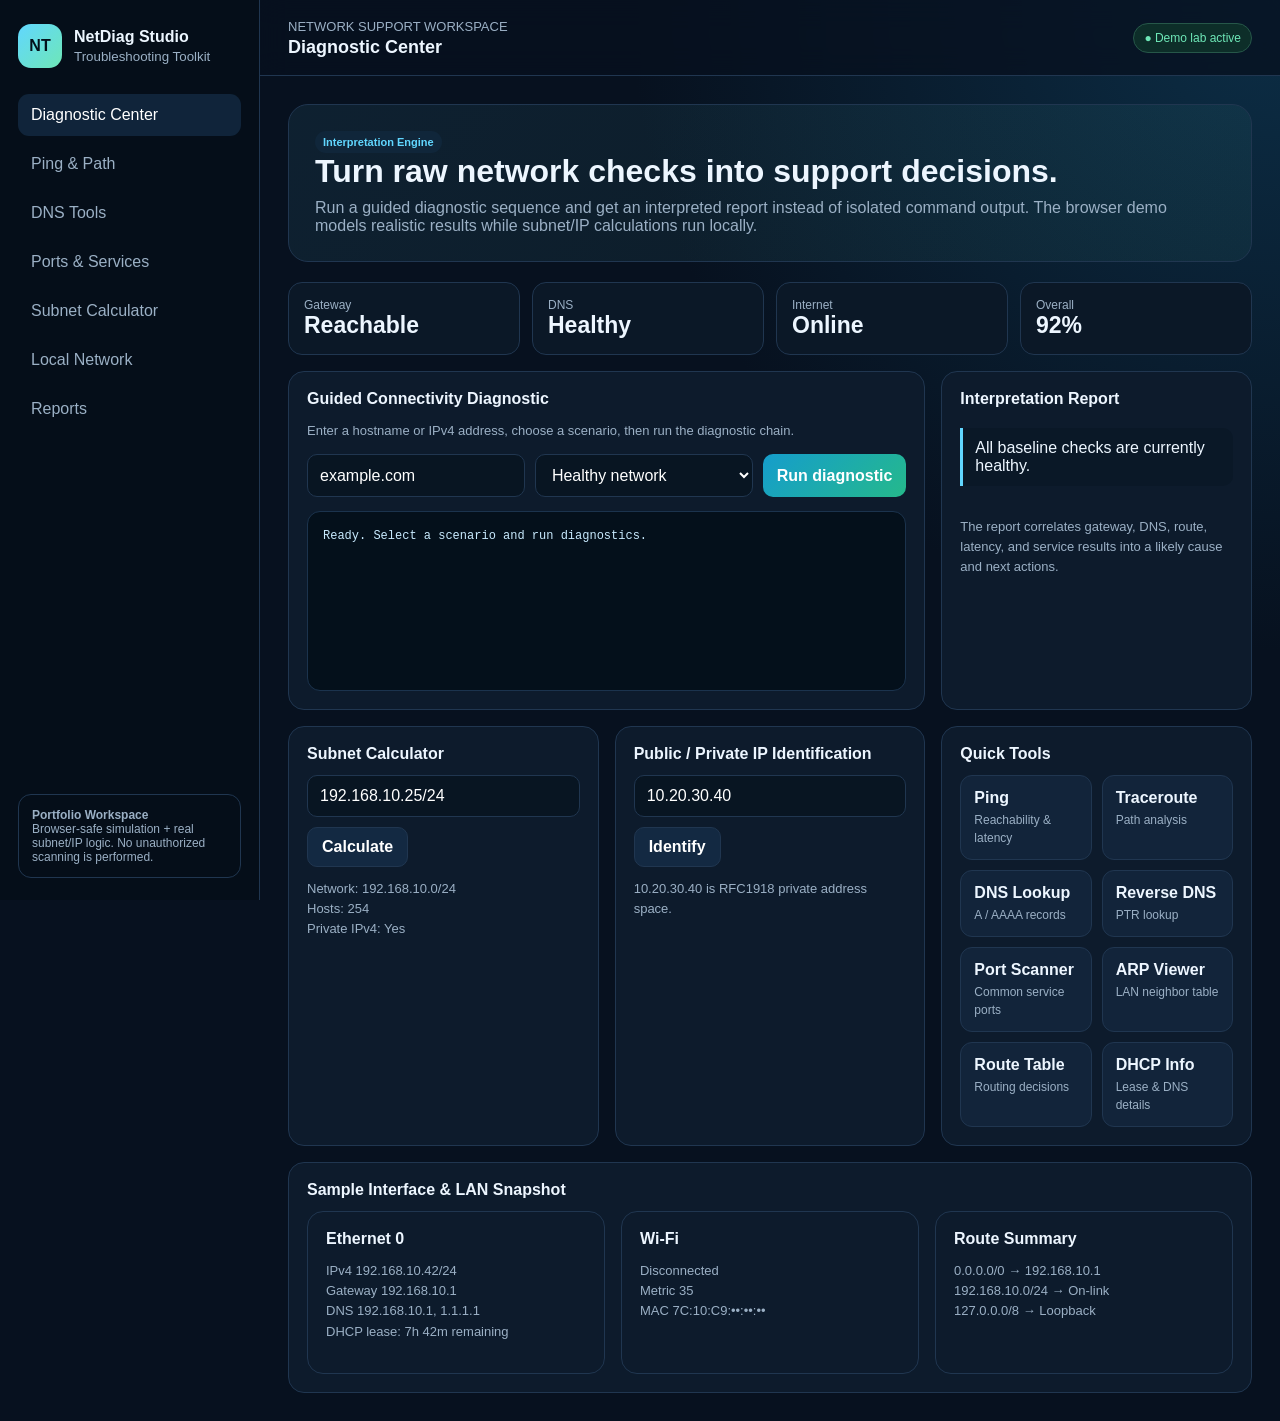
<file: projects/network-troubleshooting-toolkit/index.html>
<!doctype html>
<html lang="en">
<head>
<meta charset="utf-8"><meta name="viewport" content="width=device-width,initial-scale=1">
<title>Network Troubleshooting Toolkit | Sachibara Labs</title>
<meta name="description" content="Interactive network troubleshooting toolkit with diagnostics, subnet analysis, and interpreted troubleshooting reports.">
<style>
:root{--bg:#07111f;--panel:#0d1b2c;--panel2:#12243a;--text:#edf6ff;--muted:#9bb0c5;--line:#203650;--cyan:#61d7ff;--green:#6ee7b7;--amber:#f6c760;--red:#fb7185}
*{box-sizing:border-box}body{margin:0;font-family:Inter,Segoe UI,Arial,sans-serif;background:radial-gradient(circle at top right,#0c2e46 0,transparent 34%),var(--bg);color:var(--text)}
button,input,select{font:inherit}.app{min-height:100vh;display:grid;grid-template-columns:260px 1fr}.side{padding:24px 18px;border-right:1px solid var(--line);background:rgba(5,14,25,.86);position:sticky;top:0;height:100vh}
.brand{display:flex;gap:12px;align-items:center;margin-bottom:26px}.logo{width:44px;height:44px;border-radius:13px;display:grid;place-items:center;background:linear-gradient(135deg,var(--cyan),var(--green));color:#03111b;font-weight:900}.brand small{display:block;color:var(--muted);margin-top:3px}
nav{display:grid;gap:7px}.nav{border:0;background:transparent;color:var(--muted);padding:12px 13px;border-radius:11px;text-align:left;cursor:pointer}.nav.active,.nav:hover{background:#10243a;color:#fff}.foot{position:absolute;left:18px;right:18px;bottom:22px;padding:13px;border:1px solid var(--line);border-radius:13px;color:var(--muted);font-size:12px}
.main{min-width:0}.top{height:76px;padding:0 28px;border-bottom:1px solid var(--line);display:flex;align-items:center;justify-content:space-between;background:rgba(7,17,31,.76);backdrop-filter:blur(14px);position:sticky;top:0;z-index:5}.top h1{font-size:18px;margin:0}.mode{font-size:12px;color:var(--green);border:1px solid #265749;background:#0d2e29;padding:7px 10px;border-radius:999px}
.content{padding:28px;max-width:1400px;margin:auto}.hero{padding:26px;border:1px solid var(--line);border-radius:20px;background:linear-gradient(135deg,rgba(97,215,255,.08),rgba(110,231,183,.05));margin-bottom:20px}.hero h2{margin:0 0 9px;font-size:32px}.hero p{margin:0;color:var(--muted);max-width:900px}.grid{display:grid;grid-template-columns:repeat(12,1fr);gap:16px}.card{grid-column:span 4;padding:18px;border:1px solid var(--line);border-radius:16px;background:var(--panel)}.wide{grid-column:span 8}.full{grid-column:1/-1}.card h3{margin:0 0 12px;font-size:16px}.muted{color:var(--muted);font-size:13px;line-height:1.55}.row{display:flex;gap:10px;flex-wrap:wrap}.input{flex:1;min-width:180px;background:#081522;border:1px solid var(--line);color:#fff;padding:11px 12px;border-radius:10px}.btn{border:1px solid var(--line);background:#132942;color:#fff;padding:10px 14px;border-radius:10px;cursor:pointer;font-weight:700}.btn.primary{background:linear-gradient(135deg,#159dcc,#25b98b);border:0}.btn:hover{filter:brightness(1.1)}.kpis{display:grid;grid-template-columns:repeat(4,1fr);gap:12px;margin:16px 0}.kpi{padding:15px;border:1px solid var(--line);border-radius:14px;background:#0b1827}.kpi span{display:block;color:var(--muted);font-size:12px}.kpi strong{font-size:23px}.terminal{background:#04101b;border:1px solid #1b334d;color:#c9ebff;border-radius:13px;padding:15px;font:12px/1.65 Consolas,monospace;white-space:pre-wrap;min-height:180px}.finding{padding:11px 12px;border-left:3px solid var(--cyan);background:#0a1827;border-radius:0 10px 10px 0;margin:8px 0}.tools{display:grid;grid-template-columns:repeat(2,1fr);gap:10px}.tool{padding:13px;border:1px solid var(--line);border-radius:12px;background:var(--panel2);cursor:pointer}.tool b{display:block;margin-bottom:3px}.tool span{color:var(--muted);font-size:12px}.report{display:grid;gap:10px}.badge{display:inline-flex;padding:5px 8px;border-radius:999px;background:#10263a;color:var(--cyan);font-size:11px;font-weight:800}
@media(max-width:950px){.app{grid-template-columns:1fr}.side{height:auto;position:static;border-right:0;border-bottom:1px solid var(--line)}.side nav{grid-template-columns:repeat(3,1fr)}.foot{position:static;margin-top:16px}.card,.wide{grid-column:1/-1}.kpis{grid-template-columns:repeat(2,1fr)}}@media(max-width:620px){.content{padding:18px}.top{padding:0 18px}.side nav{grid-template-columns:1fr 1fr}.tools{grid-template-columns:1fr}.kpis{grid-template-columns:1fr}.hero h2{font-size:25px}}
</style>
</head>
<body>
<div class="app">
<aside class="side">
<div class="brand"><div class="logo">NT</div><div><strong>NetDiag Studio</strong><small>Troubleshooting Toolkit</small></div></div>
<nav><button class="nav active">Diagnostic Center</button><button class="nav">Ping & Path</button><button class="nav">DNS Tools</button><button class="nav">Ports & Services</button><button class="nav">Subnet Calculator</button><button class="nav">Local Network</button><button class="nav">Reports</button></nav>
<div class="foot"><strong>Portfolio Workspace</strong><br>Browser-safe simulation + real subnet/IP logic. No unauthorized scanning is performed.</div>
</aside>
<section class="main">
<header class="top"><div><small class="muted">NETWORK SUPPORT WORKSPACE</small><h1>Diagnostic Center</h1></div><span class="mode">● Demo lab active</span></header>
<main class="content">
<section class="hero"><span class="badge">Interpretation Engine</span><h2>Turn raw network checks into support decisions.</h2><p>Run a guided diagnostic sequence and get an interpreted report instead of isolated command output. The browser demo models realistic results while subnet/IP calculations run locally.</p></section>
<div class="kpis"><div class="kpi"><span>Gateway</span><strong id="gatewayKpi">Reachable</strong></div><div class="kpi"><span>DNS</span><strong id="dnsKpi">Healthy</strong></div><div class="kpi"><span>Internet</span><strong id="internetKpi">Online</strong></div><div class="kpi"><span>Overall</span><strong id="scoreKpi">92%</strong></div></div>
<div class="grid">
<section class="card wide"><h3>Guided Connectivity Diagnostic</h3><p class="muted">Enter a hostname or IPv4 address, choose a scenario, then run the diagnostic chain.</p><div class="row"><input id="target" class="input" value="example.com" placeholder="Hostname or IPv4"><select id="scenario" class="input"><option value="healthy">Healthy network</option><option value="dns">DNS failure</option><option value="gateway">Gateway unreachable</option><option value="port">Application port blocked</option><option value="loss">High packet loss</option></select><button class="btn primary" id="run">Run diagnostic</button></div><div id="terminal" class="terminal" style="margin-top:14px">Ready. Select a scenario and run diagnostics.</div></section>
<section class="card"><h3>Interpretation Report</h3><div id="report" class="report"><div class="finding">All baseline checks are currently healthy.</div><p class="muted">The report correlates gateway, DNS, route, latency, and service results into a likely cause and next actions.</p></div></section>
<section class="card"><h3>Subnet Calculator</h3><div class="row"><input id="cidr" class="input" value="192.168.10.25/24" placeholder="192.168.1.10/24"><button class="btn" id="calc">Calculate</button></div><div id="subnetOut" class="muted" style="margin-top:12px">Network: 192.168.10.0/24<br>Hosts: 254<br>Private IPv4: Yes</div></section>
<section class="card"><h3>Public / Private IP Identification</h3><div class="row"><input id="ipCheck" class="input" value="10.20.30.40"><button class="btn" id="classify">Identify</button></div><div id="ipOut" class="muted" style="margin-top:12px">10.20.30.40 is RFC1918 private address space.</div></section>
<section class="card"><h3>Quick Tools</h3><div class="tools"><div class="tool" data-tool="ping"><b>Ping</b><span>Reachability & latency</span></div><div class="tool" data-tool="trace"><b>Traceroute</b><span>Path analysis</span></div><div class="tool" data-tool="dns"><b>DNS Lookup</b><span>A / AAAA records</span></div><div class="tool" data-tool="reverse"><b>Reverse DNS</b><span>PTR lookup</span></div><div class="tool" data-tool="ports"><b>Port Scanner</b><span>Common service ports</span></div><div class="tool" data-tool="arp"><b>ARP Viewer</b><span>LAN neighbor table</span></div><div class="tool" data-tool="routes"><b>Route Table</b><span>Routing decisions</span></div><div class="tool" data-tool="dhcp"><b>DHCP Info</b><span>Lease & DNS details</span></div></div></section>
<section class="card full"><h3>Sample Interface & LAN Snapshot</h3><div class="grid"><div class="card"><b>Ethernet 0</b><p class="muted">IPv4 192.168.10.42/24<br>Gateway 192.168.10.1<br>DNS 192.168.10.1, 1.1.1.1<br>DHCP lease: 7h 42m remaining</p></div><div class="card"><b>Wi-Fi</b><p class="muted">Disconnected<br>Metric 35<br>MAC 7C:10:C9:••:••:••</p></div><div class="card"><b>Route Summary</b><p class="muted">0.0.0.0/0 → 192.168.10.1<br>192.168.10.0/24 → On-link<br>127.0.0.0/8 → Loopback</p></div></div></section>
</div></main></section></div>
<script>
const $=id=>document.getElementById(id);
function ipToInt(ip){return ip.split('.').reduce((a,o)=>(a<<8)+(Number(o)&255),0)>>>0}
function intToIp(n){return [n>>>24,(n>>>16)&255,(n>>>8)&255,n&255].join('.')}
function validIp(ip){const p=ip.split('.');return p.length===4&&p.every(x=>/^\d+$/.test(x)&&+x>=0&&+x<=255)}
function privateIp(ip){if(!validIp(ip))return false;const p=ip.split('.').map(Number),a=p[0],b=p[1];return a===10||(a===172&&b>=16&&b<=31)||(a===192&&b===168)||a===127||(a===169&&b===254)}
$('calc').onclick=()=>{const raw=$('cidr').value.trim(),parts=raw.split('/'),ip=parts[0],p=Number(parts[1]);if(!validIp(ip)||!Number.isInteger(p)||p<0||p>32){$('subnetOut').textContent='Enter a valid IPv4 CIDR, e.g. 192.168.1.20/24.';return}const mask=p===0?0:(0xffffffff<<(32-p))>>>0,net=(ipToInt(ip)&mask)>>>0,broadcast=(net|(~mask>>>0))>>>0,size=2**(32-p),hosts=p>=31?size:Math.max(0,size-2);$('subnetOut').innerHTML='Network: <b>'+intToIp(net)+'/'+p+'</b><br>Mask: '+intToIp(mask)+'<br>Broadcast: '+intToIp(broadcast)+'<br>Usable hosts: '+hosts.toLocaleString()+'<br>Private IPv4: '+(privateIp(ip)?'Yes':'No')};
$('classify').onclick=()=>{const ip=$('ipCheck').value.trim();$('ipOut').textContent=!validIp(ip)?'Enter a valid IPv4 address.':ip+(privateIp(ip)?' is private / non-public address space.':' is public-routable address space (subject to actual allocation).')};
const scenarios={healthy:{gateway:'Reachable',dns:'Healthy',internet:'Online',score:'96%',lines:['[OK] Gateway 192.168.10.1 replied in 1 ms','[OK] DNS resolved target to 93.184.216.34','[OK] Route to internet established','[OK] TCP/443 reachable in 31 ms'],finding:'Connectivity is healthy. Gateway, DNS, routing, and application service checks all passed.',next:'No immediate remediation required.'},dns:{gateway:'Reachable',dns:'Failed',internet:'Limited',score:'61%',lines:['[OK] Gateway 192.168.10.1 replied in 1 ms','[OK] Public IP 1.1.1.1 replied in 19 ms','[FAIL] DNS query timed out','[SKIP] Hostname service check cannot continue'],finding:'DNS resolution failed but gateway and public-IP connectivity are working.',next:'Check configured DNS servers, resolver service, DNS filtering, and UDP/TCP 53 reachability.'},gateway:{gateway:'Offline',dns:'Unknown',internet:'Offline',score:'22%',lines:['[FAIL] Default gateway 192.168.10.1 unreachable','[FAIL] Public IP check timed out','[FAIL] DNS cannot be validated without network path','[INFO] Local interface remains configured'],finding:'The local host has an IP configuration, but the default gateway is unreachable.',next:'Check cable/Wi-Fi association, VLAN placement, switch port, gateway availability, and ARP resolution.'},port:{gateway:'Reachable',dns:'Healthy',internet:'Online',score:'74%',lines:['[OK] Gateway replied in 1 ms','[OK] DNS resolved target','[OK] ICMP reachability succeeded','[FAIL] TCP/443 connection timed out'],finding:'Basic network and DNS connectivity are working, but the application service port is not reachable.',next:'Check host firewall, upstream ACLs, proxy policy, service status, and whether the destination listens on the expected port.'},loss:{gateway:'Reachable',dns:'Healthy',internet:'Degraded',score:'58%',lines:['[WARN] Gateway packet loss: 0%','[WARN] Internet packet loss: 38%','[WARN] Average latency: 186 ms','[OK] DNS resolution succeeded'],finding:'The network path is available, but high packet loss and latency indicate degraded connectivity.',next:'Check wireless signal, congestion, duplex/physical errors, WAN health, and per-hop latency using traceroute.'}};
$('run').onclick=()=>{const s=scenarios[$('scenario').value],t=$('target').value.trim()||'target';$('gatewayKpi').textContent=s.gateway;$('dnsKpi').textContent=s.dns;$('internetKpi').textContent=s.internet;$('scoreKpi').textContent=s.score;$('terminal').textContent='Target: '+t+'\n\n'+s.lines.join('\n')+'\n\n[REPORT] Diagnostic correlation complete.';$('report').innerHTML='<div class="finding"><b>Likely interpretation</b><br>'+s.finding+'</div><div class="finding"><b>Recommended next step</b><br>'+s.next+'</div><button class="btn" onclick="window.print()">Print troubleshooting report</button>'};
document.querySelectorAll('.tool').forEach(el=>el.onclick=()=>{const map={ping:'PING example.com\nReply 31 ms\nReply 29 ms\nLoss: 0%',trace:'TRACEROUTE\n1  192.168.10.1   1 ms\n2  10.10.0.1      8 ms\n3  ISP edge       19 ms\n4  destination    31 ms',dns:'DNS LOOKUP\nA     93.184.216.34\nAAAA  2606:2800:220:1:248:1893:25c8:1946',reverse:'REVERSE DNS\n93.184.216.34 → edge.example.net',ports:'COMMON PORT CHECK\n22 closed\n53 filtered\n80 open\n443 open\n3389 closed',arp:'ARP TABLE\n192.168.10.1  34:12:98:••:••:01  gateway\n192.168.10.18 70:44:1c:••:••:82  workstation',routes:'ROUTE TABLE\n0.0.0.0/0 → 192.168.10.1\n192.168.10.0/24 → on-link',dhcp:'DHCP\nServer: 192.168.10.1\nLease obtained: 09:14\nLease expires: 17:14'};$('terminal').textContent=map[el.dataset.tool]+'\n\nBrowser demo output for portfolio demonstration.'});
</script>
</body></html>
</file>
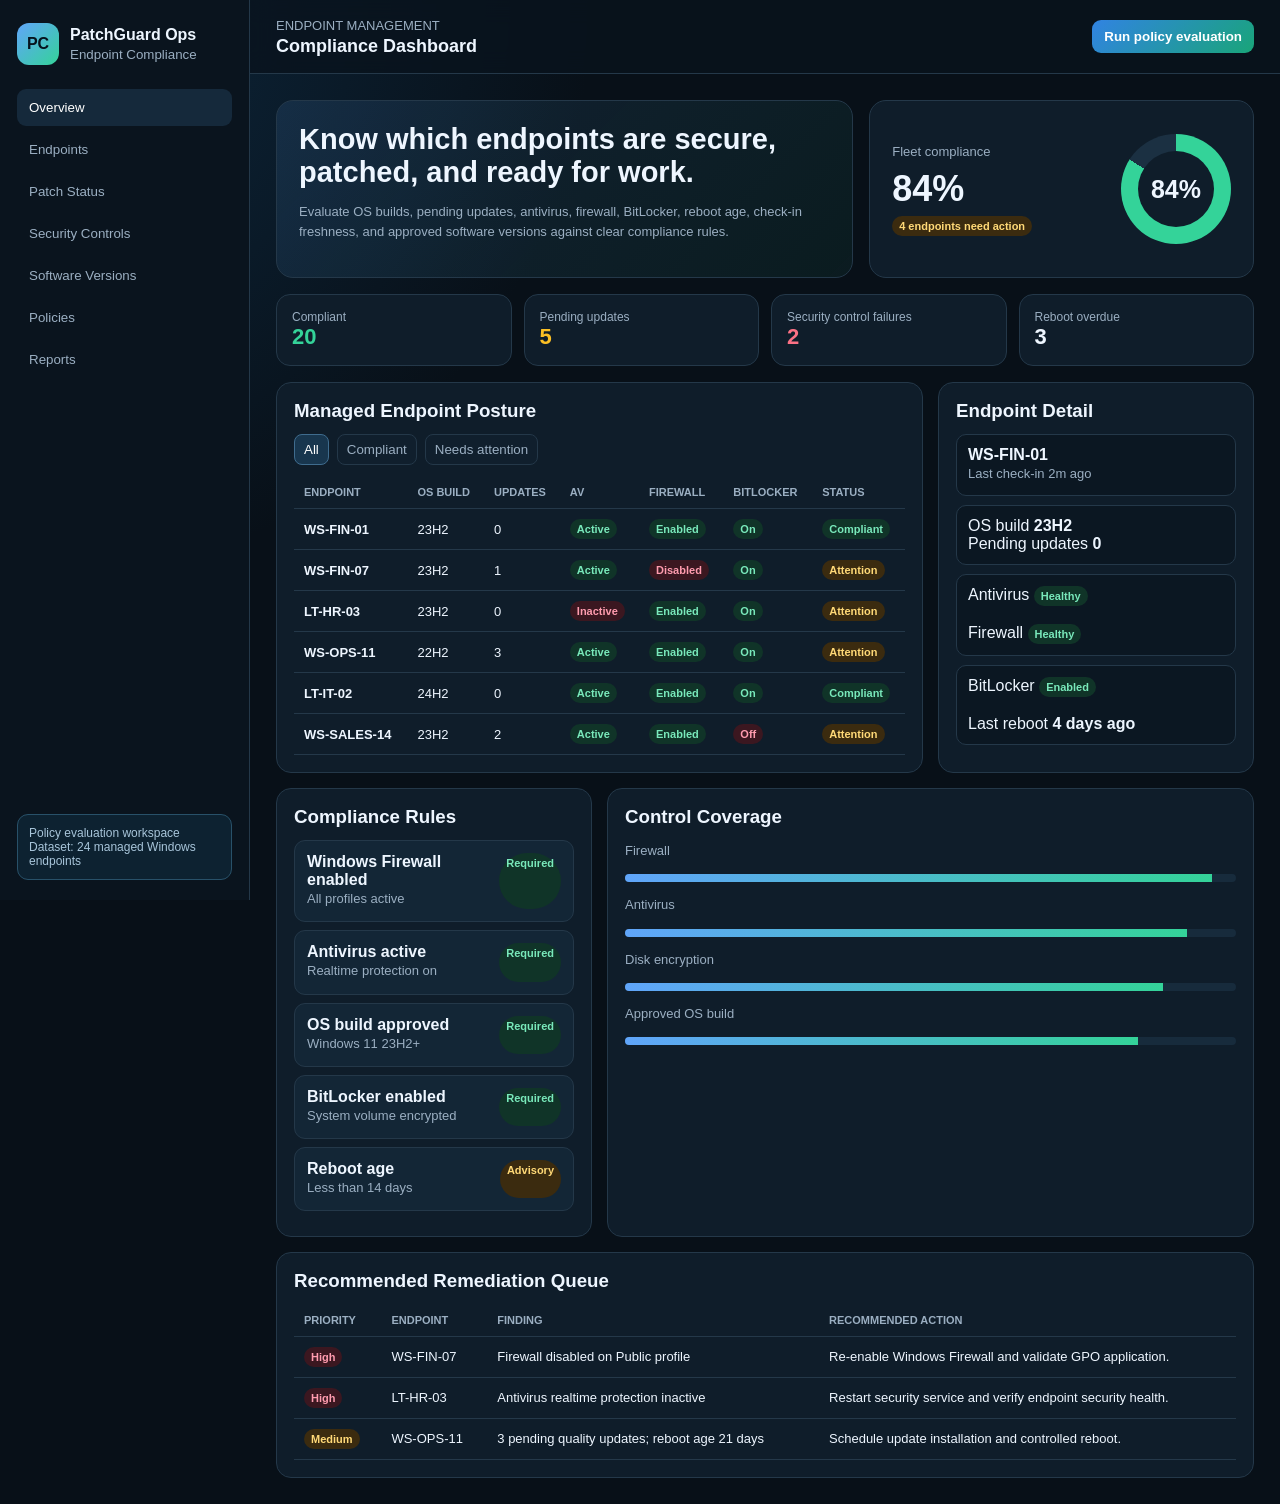
<file: projects/patch-endpoint-compliance-dashboard/index.html>
<!doctype html>
<html lang="en">
<head>
<meta charset="utf-8"><meta name="viewport" content="width=device-width,initial-scale=1">
<title>Patch & Endpoint Compliance Dashboard | Sachibara Labs</title>
<meta name="description" content="Endpoint compliance dashboard for OS versions, updates, antivirus, firewall, encryption, reboot age, and software policy.">
<style>
:root{--bg:#081018;--panel:#0f1d2a;--panel2:#132636;--line:#243849;--text:#eef6ff;--muted:#9bafc2;--blue:#60a5fa;--green:#34d399;--amber:#fbbf24;--red:#fb7185}*{box-sizing:border-box}body{margin:0;background:radial-gradient(circle at top left,#0d2940 0,transparent 30%),var(--bg);color:var(--text);font-family:Inter,Segoe UI,Arial,sans-serif}.app{min-height:100vh;display:grid;grid-template-columns:250px 1fr}.side{padding:23px 17px;background:#0a141e;border-right:1px solid var(--line);position:sticky;top:0;height:100vh}.brand{display:flex;gap:11px;align-items:center;margin-bottom:24px}.mark{width:42px;height:42px;border-radius:12px;background:linear-gradient(135deg,var(--blue),var(--green));display:grid;place-items:center;color:#06131d;font-weight:900}.brand small{display:block;color:var(--muted);margin-top:3px}.nav{display:block;width:100%;border:0;background:transparent;color:var(--muted);padding:11px 12px;text-align:left;border-radius:9px;margin-bottom:5px}.nav.active,.nav:hover{background:#15293b;color:#fff}.policy-note{position:absolute;bottom:20px;left:17px;right:17px;padding:11px;border-radius:11px;border:1px solid #285169;background:#0d2231;color:#a8c5da;font-size:12px}.top{height:74px;border-bottom:1px solid var(--line);display:flex;justify-content:space-between;align-items:center;padding:0 26px;background:#09131dcc;backdrop-filter:blur(12px);position:sticky;top:0;z-index:4}.top h1{margin:0;font-size:18px}.btn{border:1px solid var(--line);background:#142a3c;color:#fff;padding:9px 12px;border-radius:9px;font-weight:700;cursor:pointer}.btn.primary{background:linear-gradient(135deg,#3183e2,#19a579);border:0}.content{padding:26px;max-width:1450px;margin:auto}.hero{display:grid;grid-template-columns:1.2fr .8fr;gap:16px;margin-bottom:16px}.hero-card{padding:22px;border:1px solid var(--line);border-radius:17px;background:linear-gradient(135deg,rgba(96,165,250,.12),rgba(52,211,153,.06))}.hero-card h2{margin:0 0 8px;font-size:29px}.muted{color:var(--muted);font-size:13px;line-height:1.55}.score{padding:22px;border:1px solid var(--line);border-radius:17px;background:var(--panel);display:flex;align-items:center;justify-content:space-between}.ring{width:110px;height:110px;border-radius:50%;display:grid;place-items:center;background:conic-gradient(var(--green) 0 84%,#1b3042 84% 100%);position:relative}.ring:after{content:"";position:absolute;width:76px;height:76px;border-radius:50%;background:var(--panel)}.ring strong{z-index:1;font-size:25px}.kpis{display:grid;grid-template-columns:repeat(4,1fr);gap:12px;margin-bottom:16px}.kpi{padding:15px;border:1px solid var(--line);border-radius:14px;background:var(--panel)}.kpi span{display:block;color:var(--muted);font-size:12px}.kpi strong{font-size:22px}.grid{display:grid;grid-template-columns:repeat(12,1fr);gap:15px}.card{grid-column:span 4;padding:17px;border:1px solid var(--line);border-radius:15px;background:var(--panel)}.wide{grid-column:span 8}.full{grid-column:1/-1}.card h3{margin:0 0 12px}.table{width:100%;border-collapse:collapse;font-size:13px}.table th,.table td{text-align:left;padding:10px;border-bottom:1px solid var(--line)}.table th{font-size:11px;color:var(--muted);text-transform:uppercase}.pill{display:inline-flex;padding:4px 7px;border-radius:999px;font-size:11px;font-weight:800}.ok{background:#103428;color:#79e9bb}.warn{background:#3b2b0f;color:#ffd977}.bad{background:#3b1720;color:#ff9caf}.rule{padding:12px;border:1px solid var(--line);border-radius:11px;background:var(--panel2);margin-bottom:8px;display:flex;justify-content:space-between;gap:10px}.rule b{display:block}.bar{height:8px;background:#172b3c;border-radius:999px;overflow:hidden}.bar i{display:block;height:100%;background:linear-gradient(90deg,var(--blue),var(--green))}.detail{display:grid;gap:9px}.detail div{padding:11px;background:#0b1722;border:1px solid var(--line);border-radius:10px}.filters{display:flex;gap:8px;flex-wrap:wrap;margin-bottom:11px}.filter{border:1px solid var(--line);background:#101f2d;color:var(--muted);padding:7px 9px;border-radius:8px;cursor:pointer}.filter.active{color:#fff;border-color:#3f6c8e;background:#18364e}
@media(max-width:950px){.app{grid-template-columns:1fr}.side{height:auto;position:static}.side nav{display:grid;grid-template-columns:repeat(3,1fr);gap:5px}.policy-note{position:static;margin-top:14px}.hero{grid-template-columns:1fr}.card,.wide{grid-column:1/-1}.kpis{grid-template-columns:repeat(2,1fr)}}@media(max-width:620px){.content{padding:15px}.kpis{grid-template-columns:1fr}.side nav{grid-template-columns:1fr 1fr}}
</style>
</head>
<body>
<div class="app">
<aside class="side"><div class="brand"><div class="mark">PC</div><div><b>PatchGuard Ops</b><small>Endpoint Compliance</small></div></div><nav><button class="nav active">Overview</button><button class="nav">Endpoints</button><button class="nav">Patch Status</button><button class="nav">Security Controls</button><button class="nav">Software Versions</button><button class="nav">Policies</button><button class="nav">Reports</button></nav><div class="policy-note">Policy evaluation workspace<br>Dataset: 24 managed Windows endpoints</div></aside>
<section><header class="top"><div><small class="muted">ENDPOINT MANAGEMENT</small><h1>Compliance Dashboard</h1></div><button class="btn primary" id="evaluate">Run policy evaluation</button></header>
<main class="content">
<div class="hero"><section class="hero-card"><h2>Know which endpoints are secure, patched, and ready for work.</h2><p class="muted">Evaluate OS builds, pending updates, antivirus, firewall, BitLocker, reboot age, check-in freshness, and approved software versions against clear compliance rules.</p></section><section class="score"><div><small class="muted">Fleet compliance</small><h2 id="scoreText" style="font-size:36px;margin:6px 0">84%</h2><span class="pill warn">4 endpoints need action</span></div><div class="ring"><strong id="ringText">84%</strong></div></section></div>
<div class="kpis"><div class="kpi"><span>Compliant</span><strong style="color:var(--green)">20</strong></div><div class="kpi"><span>Pending updates</span><strong style="color:var(--amber)">5</strong></div><div class="kpi"><span>Security control failures</span><strong style="color:var(--red)">2</strong></div><div class="kpi"><span>Reboot overdue</span><strong>3</strong></div></div>
<div class="grid">
<section class="card wide"><h3>Managed Endpoint Posture</h3><div class="filters"><button class="filter active" data-filter="all">All</button><button class="filter" data-filter="Compliant">Compliant</button><button class="filter" data-filter="Attention">Needs attention</button></div><table class="table"><thead><tr><th>Endpoint</th><th>OS Build</th><th>Updates</th><th>AV</th><th>Firewall</th><th>BitLocker</th><th>Status</th></tr></thead><tbody id="rows"></tbody></table></section>
<section class="card"><h3>Endpoint Detail</h3><div id="detail" class="detail"></div></section>
<section class="card"><h3>Compliance Rules</h3><div class="rule"><div><b>Windows Firewall enabled</b><span class="muted">All profiles active</span></div><span class="pill ok">Required</span></div><div class="rule"><div><b>Antivirus active</b><span class="muted">Realtime protection on</span></div><span class="pill ok">Required</span></div><div class="rule"><div><b>OS build approved</b><span class="muted">Windows 11 23H2+</span></div><span class="pill ok">Required</span></div><div class="rule"><div><b>BitLocker enabled</b><span class="muted">System volume encrypted</span></div><span class="pill ok">Required</span></div><div class="rule"><div><b>Reboot age</b><span class="muted">Less than 14 days</span></div><span class="pill warn">Advisory</span></div></section>
<section class="card wide"><h3>Control Coverage</h3><p class="muted">Firewall</p><div class="bar"><i style="width:96%"></i></div><p class="muted">Antivirus</p><div class="bar"><i style="width:92%"></i></div><p class="muted">Disk encryption</p><div class="bar"><i style="width:88%"></i></div><p class="muted">Approved OS build</p><div class="bar"><i style="width:84%"></i></div></section>
<section class="card full"><h3>Recommended Remediation Queue</h3><table class="table"><thead><tr><th>Priority</th><th>Endpoint</th><th>Finding</th><th>Recommended action</th></tr></thead><tbody><tr><td><span class="pill bad">High</span></td><td>WS-FIN-07</td><td>Firewall disabled on Public profile</td><td>Re-enable Windows Firewall and validate GPO application.</td></tr><tr><td><span class="pill bad">High</span></td><td>LT-HR-03</td><td>Antivirus realtime protection inactive</td><td>Restart security service and verify endpoint security health.</td></tr><tr><td><span class="pill warn">Medium</span></td><td>WS-OPS-11</td><td>3 pending quality updates; reboot age 21 days</td><td>Schedule update installation and controlled reboot.</td></tr></tbody></table></section>
</div></main></section></div>
<script>
const endpoints=[{n:'WS-FIN-01',build:'23H2',updates:0,av:true,fw:true,bit:true,reboot:4,check:'2m',s:'Compliant'},{n:'WS-FIN-07',build:'23H2',updates:1,av:true,fw:false,bit:true,reboot:8,check:'1m',s:'Attention'},{n:'LT-HR-03',build:'23H2',updates:0,av:false,fw:true,bit:true,reboot:6,check:'4m',s:'Attention'},{n:'WS-OPS-11',build:'22H2',updates:3,av:true,fw:true,bit:true,reboot:21,check:'3m',s:'Attention'},{n:'LT-IT-02',build:'24H2',updates:0,av:true,fw:true,bit:true,reboot:2,check:'20s',s:'Compliant'},{n:'WS-SALES-14',build:'23H2',updates:2,av:true,fw:true,bit:false,reboot:12,check:'7m',s:'Attention'}];let selected=endpoints[0],filter='all';
function pill(ok,text){return '<span class="pill '+(ok?'ok':'bad')+'">'+text+'</span>'}
function render(){const rows=endpoints.filter(function(e){return filter==='all'||e.s===filter});document.getElementById('rows').innerHTML=rows.map(function(e){return '<tr data-name="'+e.n+'"><td><b>'+e.n+'</b></td><td>'+e.build+'</td><td>'+e.updates+'</td><td>'+pill(e.av,e.av?'Active':'Inactive')+'</td><td>'+pill(e.fw,e.fw?'Enabled':'Disabled')+'</td><td>'+pill(e.bit,e.bit?'On':'Off')+'</td><td><span class="pill '+(e.s==='Compliant'?'ok':'warn')+'">'+e.s+'</span></td></tr>'}).join('');document.querySelectorAll('[data-name]').forEach(function(r){r.onclick=function(){selected=endpoints.find(function(e){return e.n===r.dataset.name});detail()}});detail()}
function detail(){const e=selected;document.getElementById('detail').innerHTML='<div><b>'+e.n+'</b><br><span class="muted">Last check-in '+e.check+' ago</span></div><div>OS build <b>'+e.build+'</b><br>Pending updates <b>'+e.updates+'</b></div><div>Antivirus '+pill(e.av,e.av?'Healthy':'Action required')+'<br><br>Firewall '+pill(e.fw,e.fw?'Healthy':'Action required')+'</div><div>BitLocker '+pill(e.bit,e.bit?'Enabled':'Disabled')+'<br><br>Last reboot <b>'+e.reboot+' days ago</b></div>'}render();
document.querySelectorAll('[data-filter]').forEach(function(b){b.onclick=function(){document.querySelectorAll('[data-filter]').forEach(function(x){x.classList.remove('active')});b.classList.add('active');filter=b.dataset.filter;render()}});
document.getElementById('evaluate').onclick=function(){const score=Math.round(endpoints.reduce(function(sum,e){return sum+[e.av,e.fw,e.bit,e.updates===0,e.build!=='22H2'].filter(Boolean).length/5},0)/endpoints.length*100);document.getElementById('scoreText').textContent=score+'%';document.getElementById('ringText').textContent=score+'%';alert('Policy evaluation completed. Findings were recalculated against the current endpoint dataset.')};
</script>
</body></html>
</file>
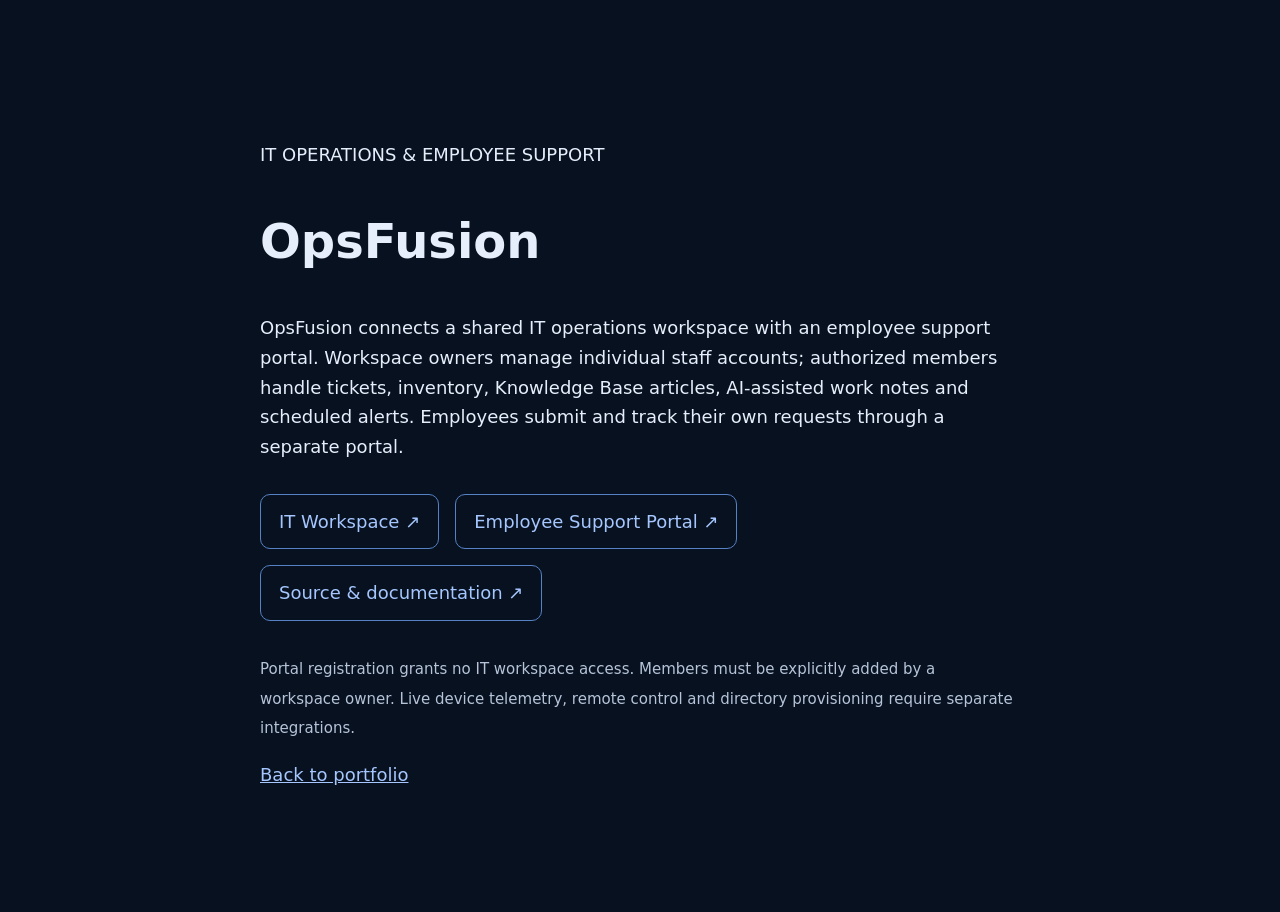
<file: projects/unified-it-operations-platform/index.html>
<!doctype html>
<html lang="en"><head><meta charset="utf-8"><meta name="viewport" content="width=device-width,initial-scale=1"><title>OpsFusion — IT Operations &amp; Employee Support</title><meta name="description" content="Open the maintained OpsFusion IT workspace or Employee Support Portal."><style>body{margin:0;background:#07111f;color:#e6eefb;font:18px/1.65 system-ui,sans-serif}main{max-width:760px;margin:10vh auto;padding:32px}h1{font-size:clamp(32px,6vw,48px)}nav{display:flex;flex-wrap:wrap;gap:16px;margin:32px 0}a{color:#a5c6ff}nav a{padding:12px 18px;border:1px solid #5681c5;border-radius:10px;text-decoration:none}a:focus-visible{outline:3px solid #fff;outline-offset:4px}small{color:#b6c3d8}</style></head><body><main><p>IT OPERATIONS &amp; EMPLOYEE SUPPORT</p><h1>OpsFusion</h1><p>OpsFusion connects a shared IT operations workspace with an employee support portal. Workspace owners manage individual staff accounts; authorized members handle tickets, inventory, Knowledge Base articles, AI-assisted work notes and scheduled alerts. Employees submit and track their own requests through a separate portal.</p><nav aria-label="Open OpsFusion"><a href="https://opsfusion-it.vercel.app/">IT Workspace ↗</a><a href="https://opsfusion-it.vercel.app/employee">Employee Support Portal ↗</a><a href="https://github.com/Sachibara/HelpDesk-Pro">Source &amp; documentation ↗</a></nav><p><small>Portal registration grants no IT workspace access. Members must be explicitly added by a workspace owner. Live device telemetry, remote control and directory provisioning require separate integrations.</small></p><a href="/">Back to portfolio</a></main></body></html>
</file>
<file: assets/portfolio-motion.css>
@supports (overflow: clip) { body { overflow-x: clip; } }
#services { padding-block: clamp(24px, 5vw, 72px); }
.service-sheets {
  display: grid;
  gap: clamp(14px, 2vw, 28px);
  isolation: isolate;
}
#services .service-sheet {
  min-height: calc(100svh - 104px);
  margin: 0;
  padding: clamp(25px, 6vw, 88px);
  border: 1px solid var(--line);
  border-radius: var(--radius);
  background: var(--panel);
}
#services .section-head {
  display: flex;
  flex-direction: column;
  align-items: flex-start;
  justify-content: center;
  background: radial-gradient(ellipse at top right, color-mix(in srgb, var(--accent) 14%, transparent), transparent 65%), var(--panel);
}
#services .section-title { font-size: clamp(2.6rem, 6.8vw, 6.4rem); }
#services .svc {
  display: grid;
  grid-template-columns: minmax(0, 1fr);
  align-content: center;
  gap: 1rem;
  background: var(--panel2);
}
#services .svc:nth-child(odd) { background: var(--panel); }
#services .svc-cat, #services .svc h3, #services .svc p { margin: 0; }
#services .svc h3 {
  font-size: clamp(2rem, 5vw, 4.8rem);
  line-height: 1.04;
  max-width: 16ch;
}
#services .svc p { font-size: 1rem; max-width: 56ch; }
#services .svc-fig { margin: .5rem 0 0; }
#services .svc-fig strong { color: var(--accent); }
@media (min-width: 850px) {
  #services .svc { grid-template-columns: minmax(0, 2fr) minmax(0, 1fr); column-gap: 8%; }
  #services .svc > :not(.svc-fig) { grid-column: 1; }
  #services .svc-fig {
    grid-area: 1 / 2 / span 4;
    align-self: center;
    border: 0;
    border-left: 1px solid var(--line);
    padding: 1.5rem 0 1.5rem 15%;
  }
  #services .svc-fig strong { font-size: clamp(4rem, 7vw, 7rem); }
}
#cursorGlow {
  z-index: 45;
  background: radial-gradient(circle, color-mix(in srgb, var(--accent) 17%, transparent), transparent 67%);
}
@media (prefers-reduced-motion: no-preference) {
  #services { padding-block: 0; }
  #services .service-sheets { width: 100%; max-width: none; gap: 0; }
  #services .service-sheet {
    min-height: calc(100svh - var(--nav-height, 77px));
    transform: scale(var(--sheet-scale, 1));
    transform-origin: center;
    border-radius: calc((1 - var(--sheet-scale, 1)) * 110px);
    padding-inline: max(clamp(25px, 6vw, 88px), calc((100% - var(--width)) / 2));
  }
}
@media (prefers-reduced-motion: no-preference) and (min-height: 650px) {
  #services .service-sheet { position: sticky; top: var(--nav-height, 77px); }
}
@supports (animation-timeline: view()) {
  @media (prefers-reduced-motion: no-preference) {
    .hero { view-timeline-name: --intro; }
    .hero .portrait-frame picture {
      display: block;
      height: 100%;
      animation: portrait-depart linear both;
      animation-timeline: --intro;
      animation-range: exit 0% exit 100%;
    }
    @keyframes portrait-depart {
      from { transform: scale(1); }
      to { transform: translateY(6%) scale(1.14); }
    }
    #services .svc-fig strong {
      animation: figure-arrive linear both;
      animation-timeline: view();
      animation-range: entry 0% entry 100%;
    }
    @keyframes figure-arrive {
      from { opacity: .45; transform: translateY(.23em); }
      to { opacity: 1; transform: none; }
    }
  }
}
</file>
